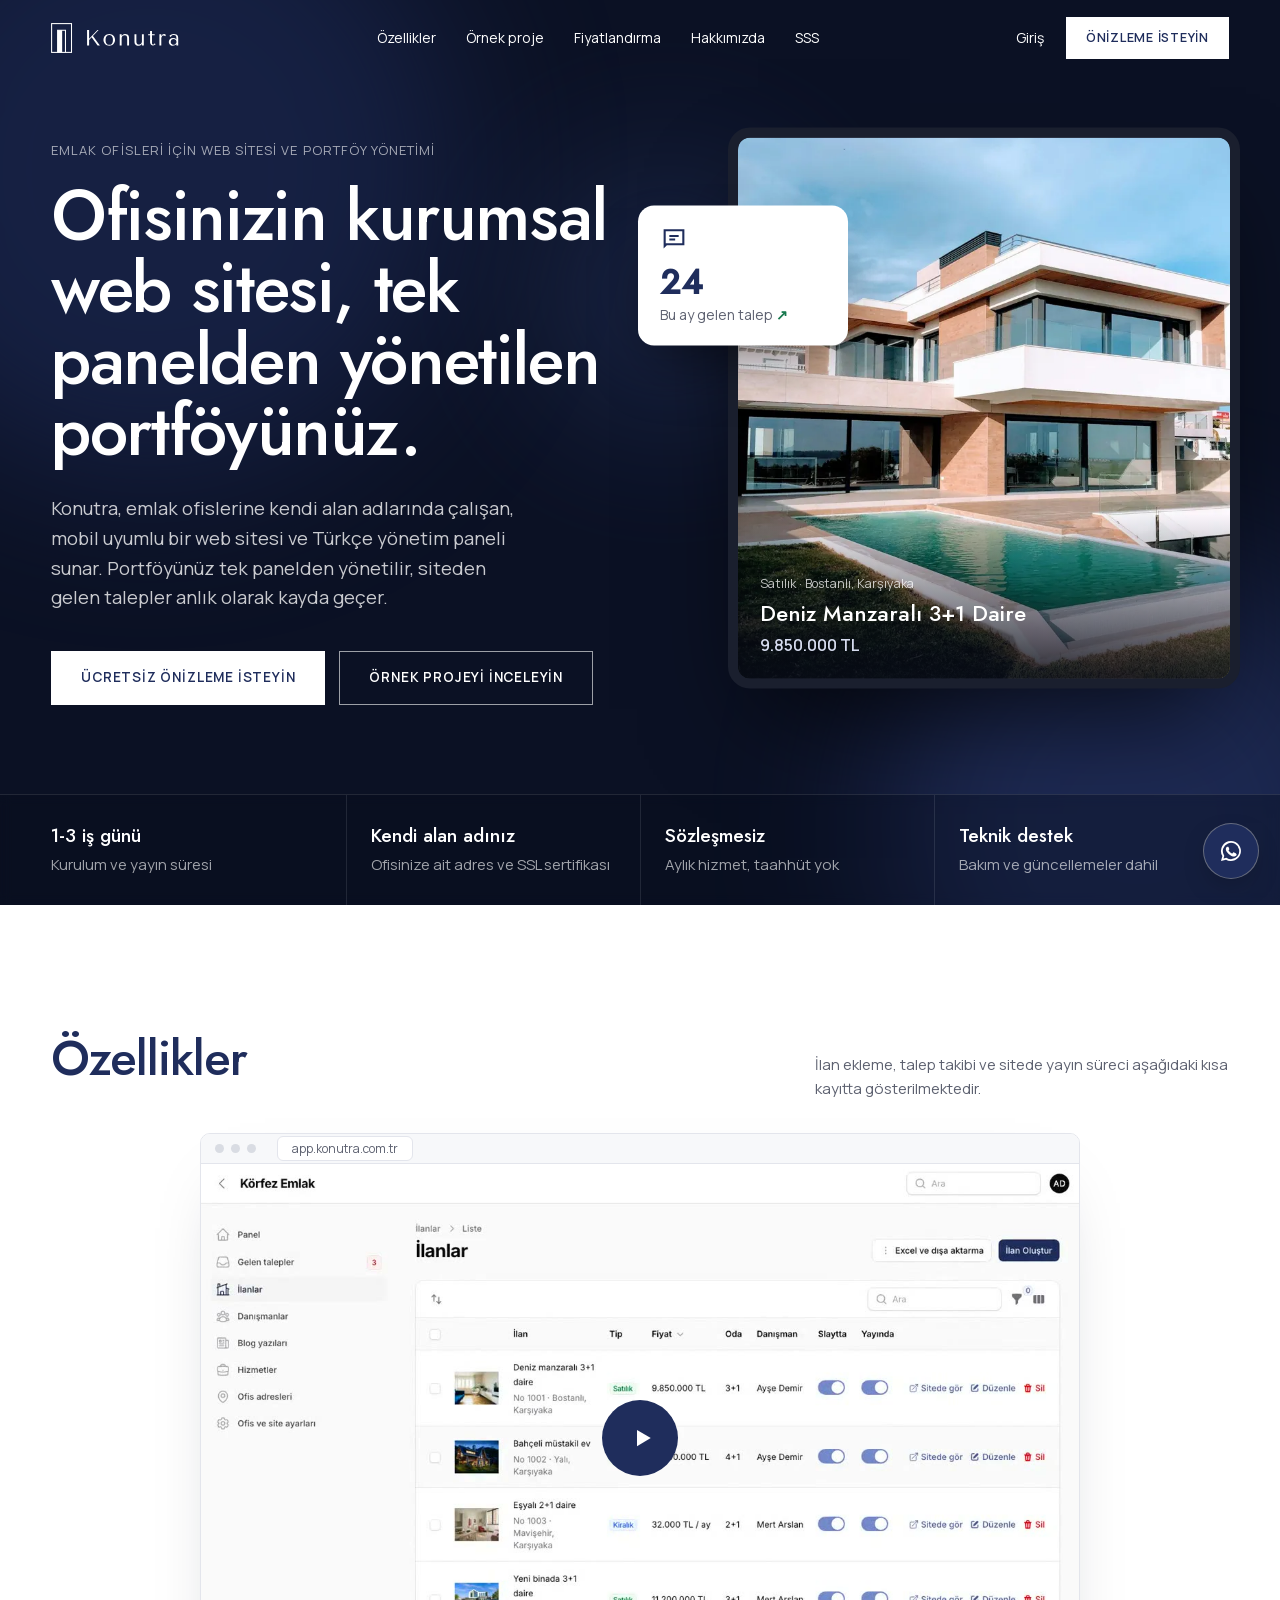
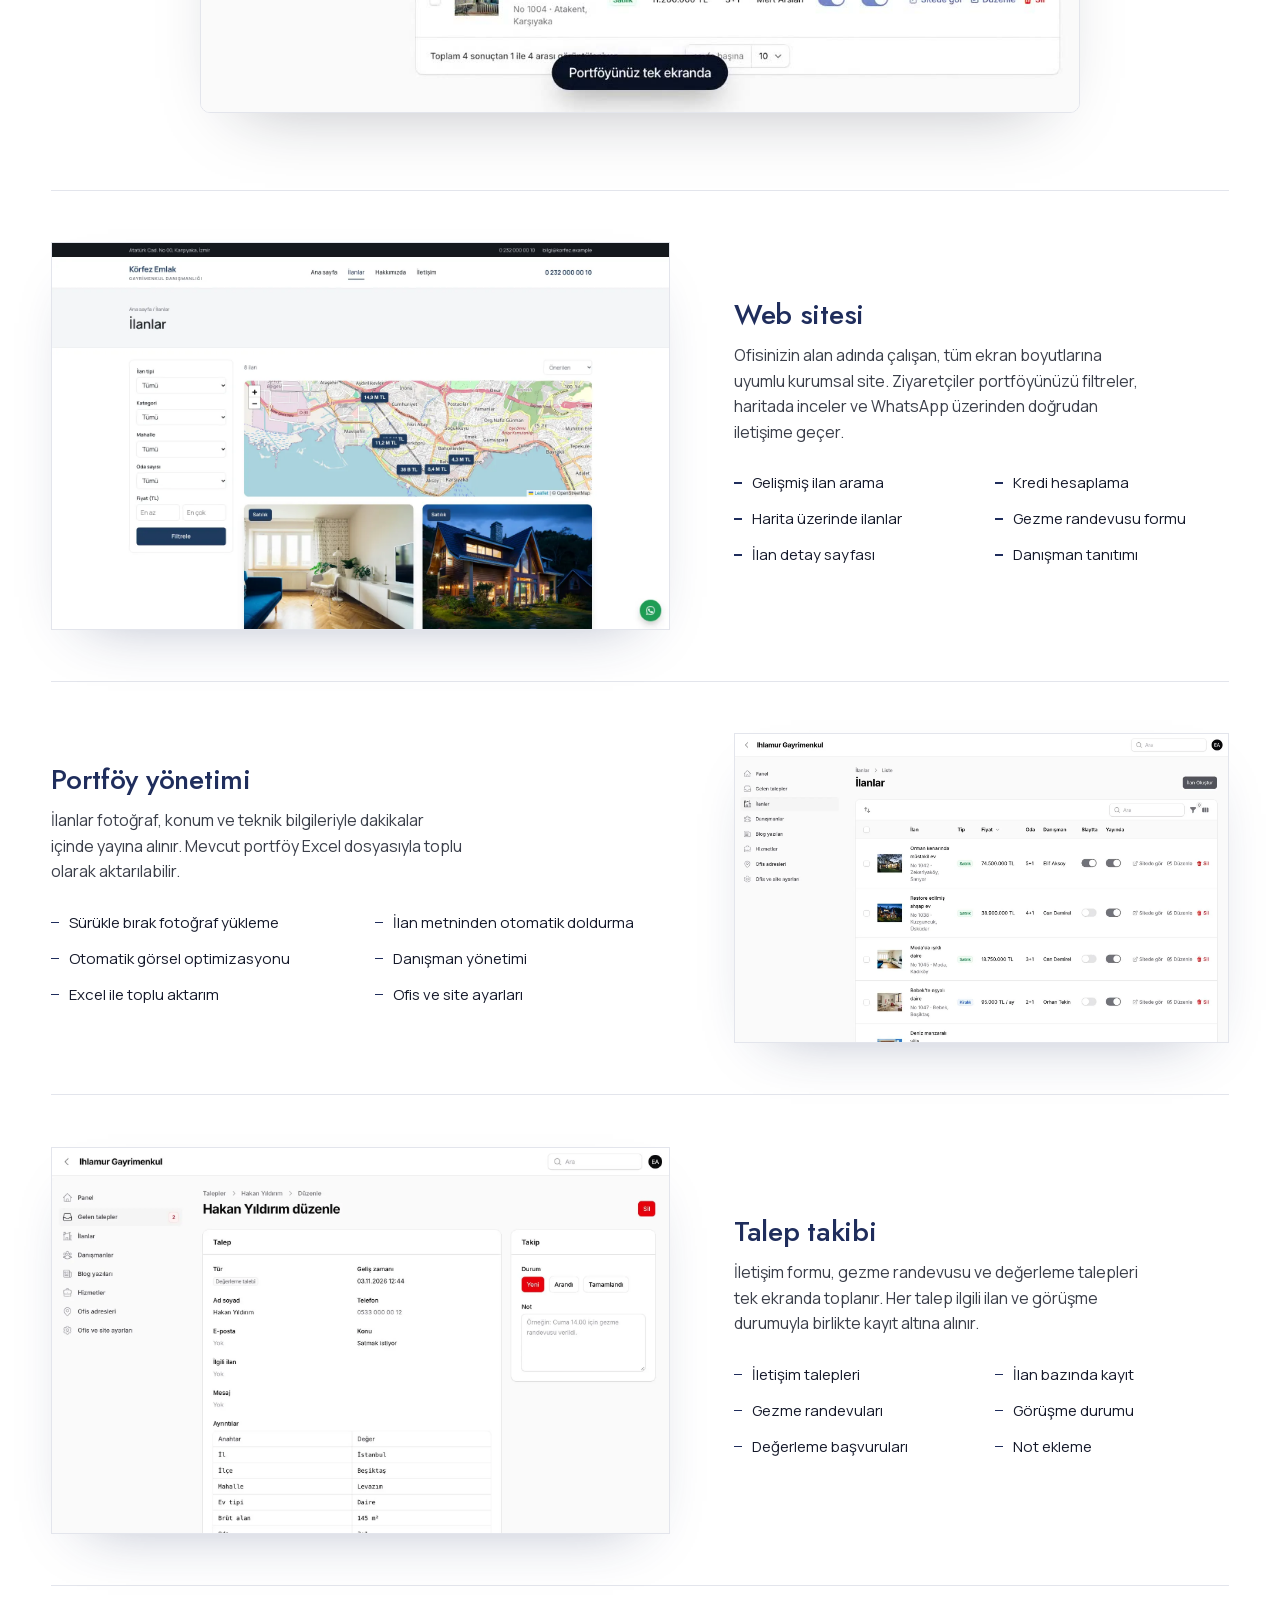
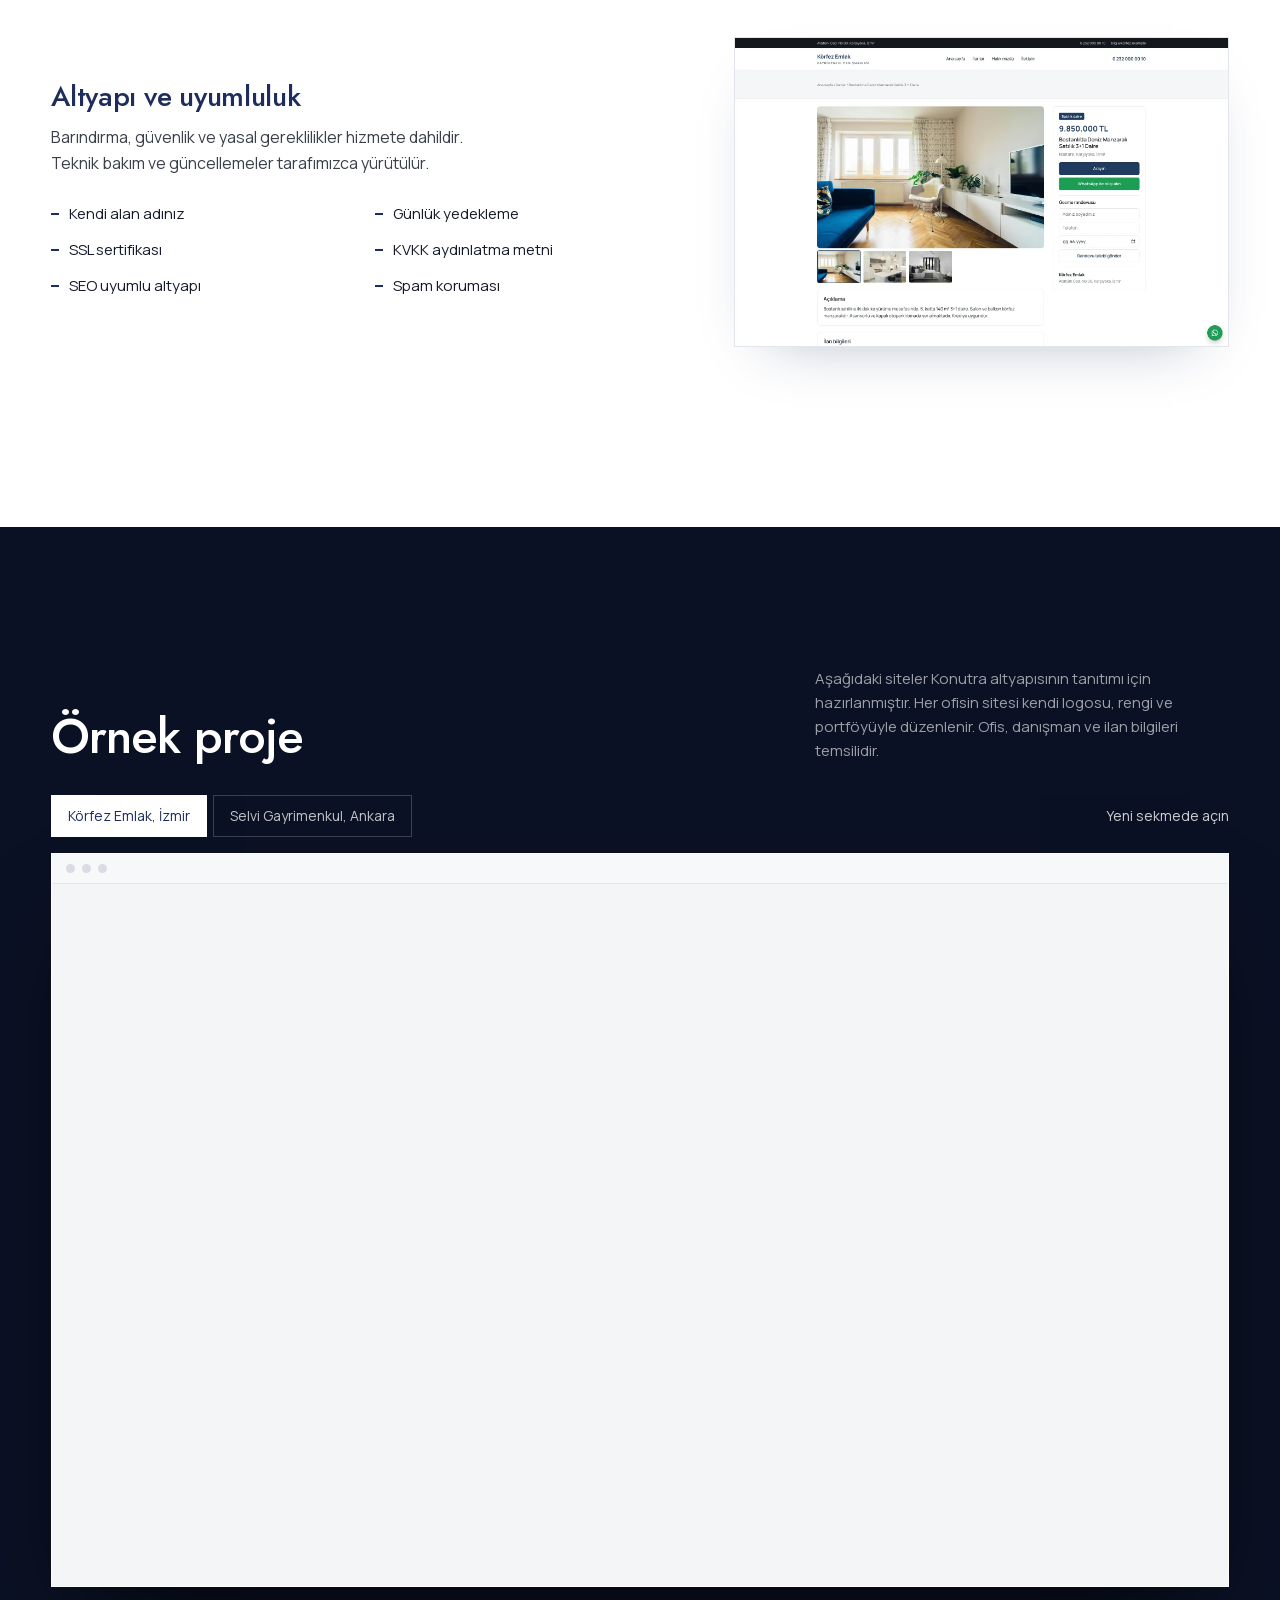
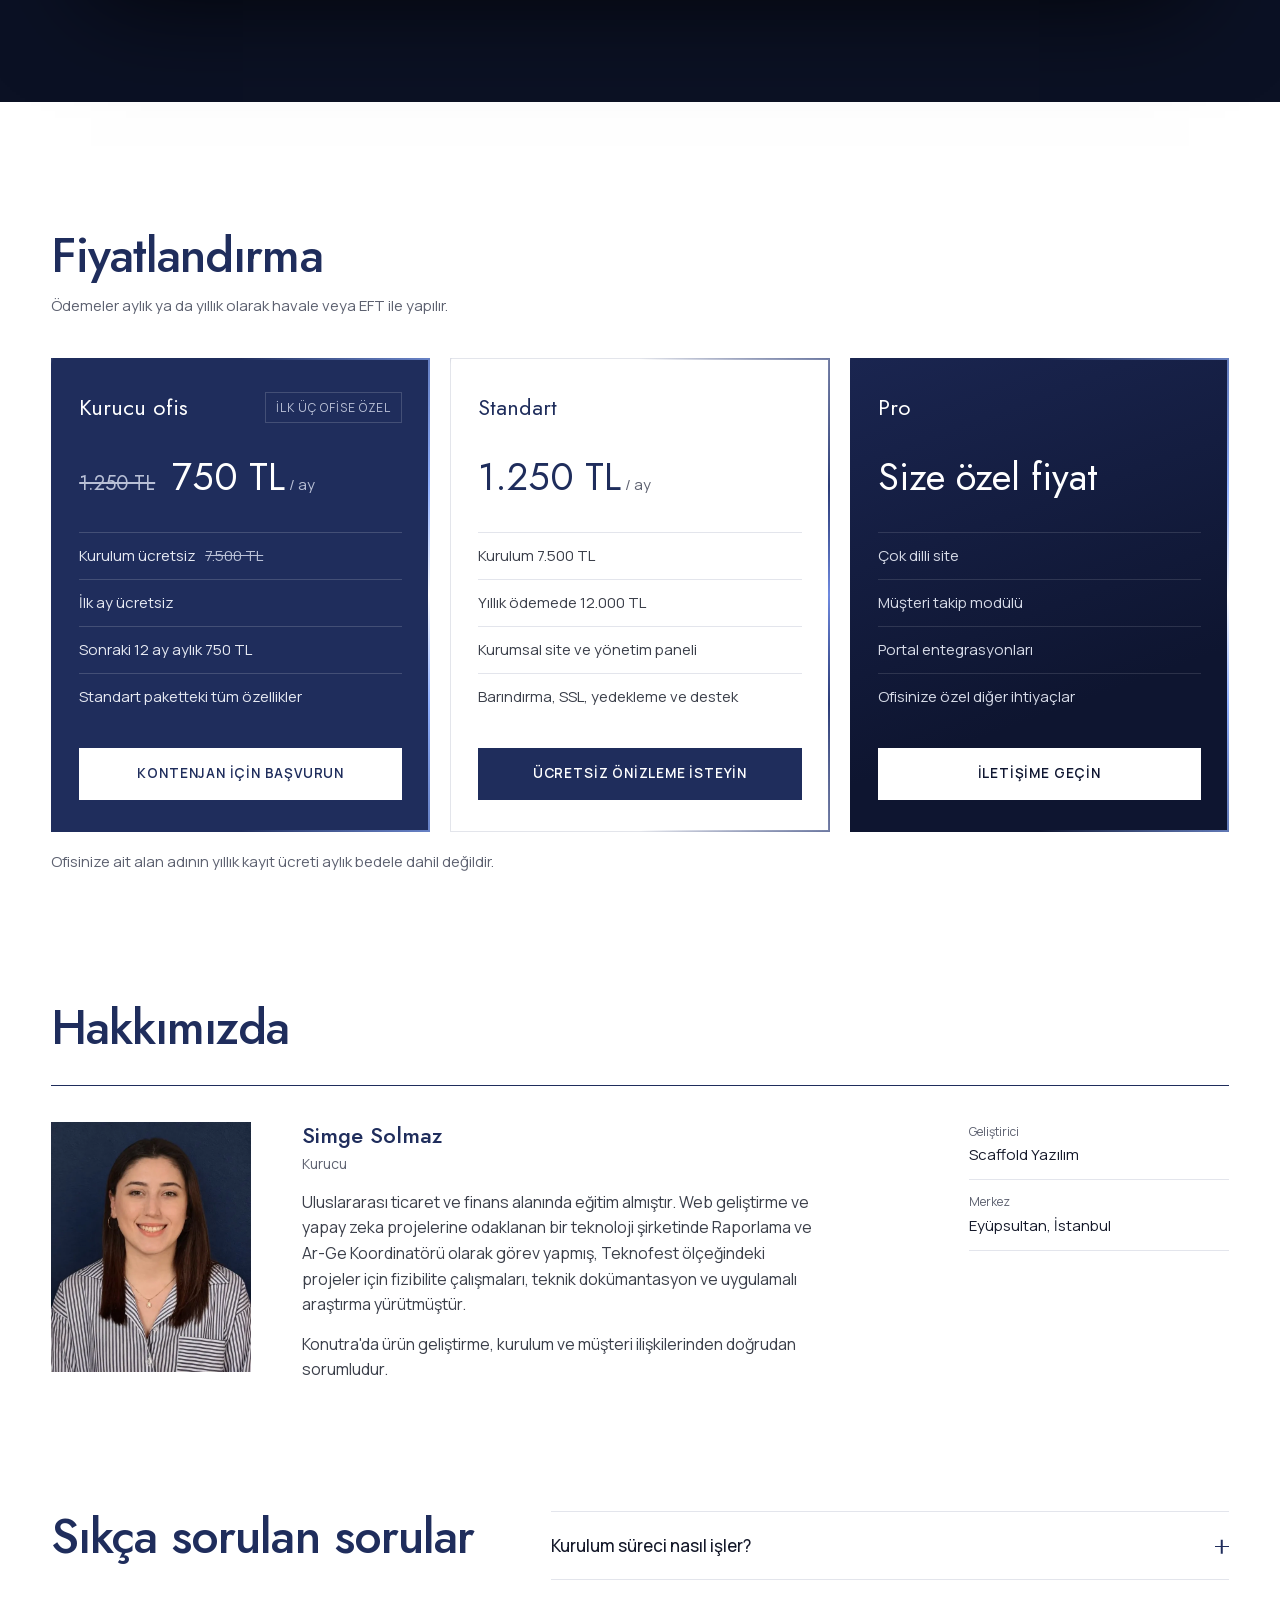
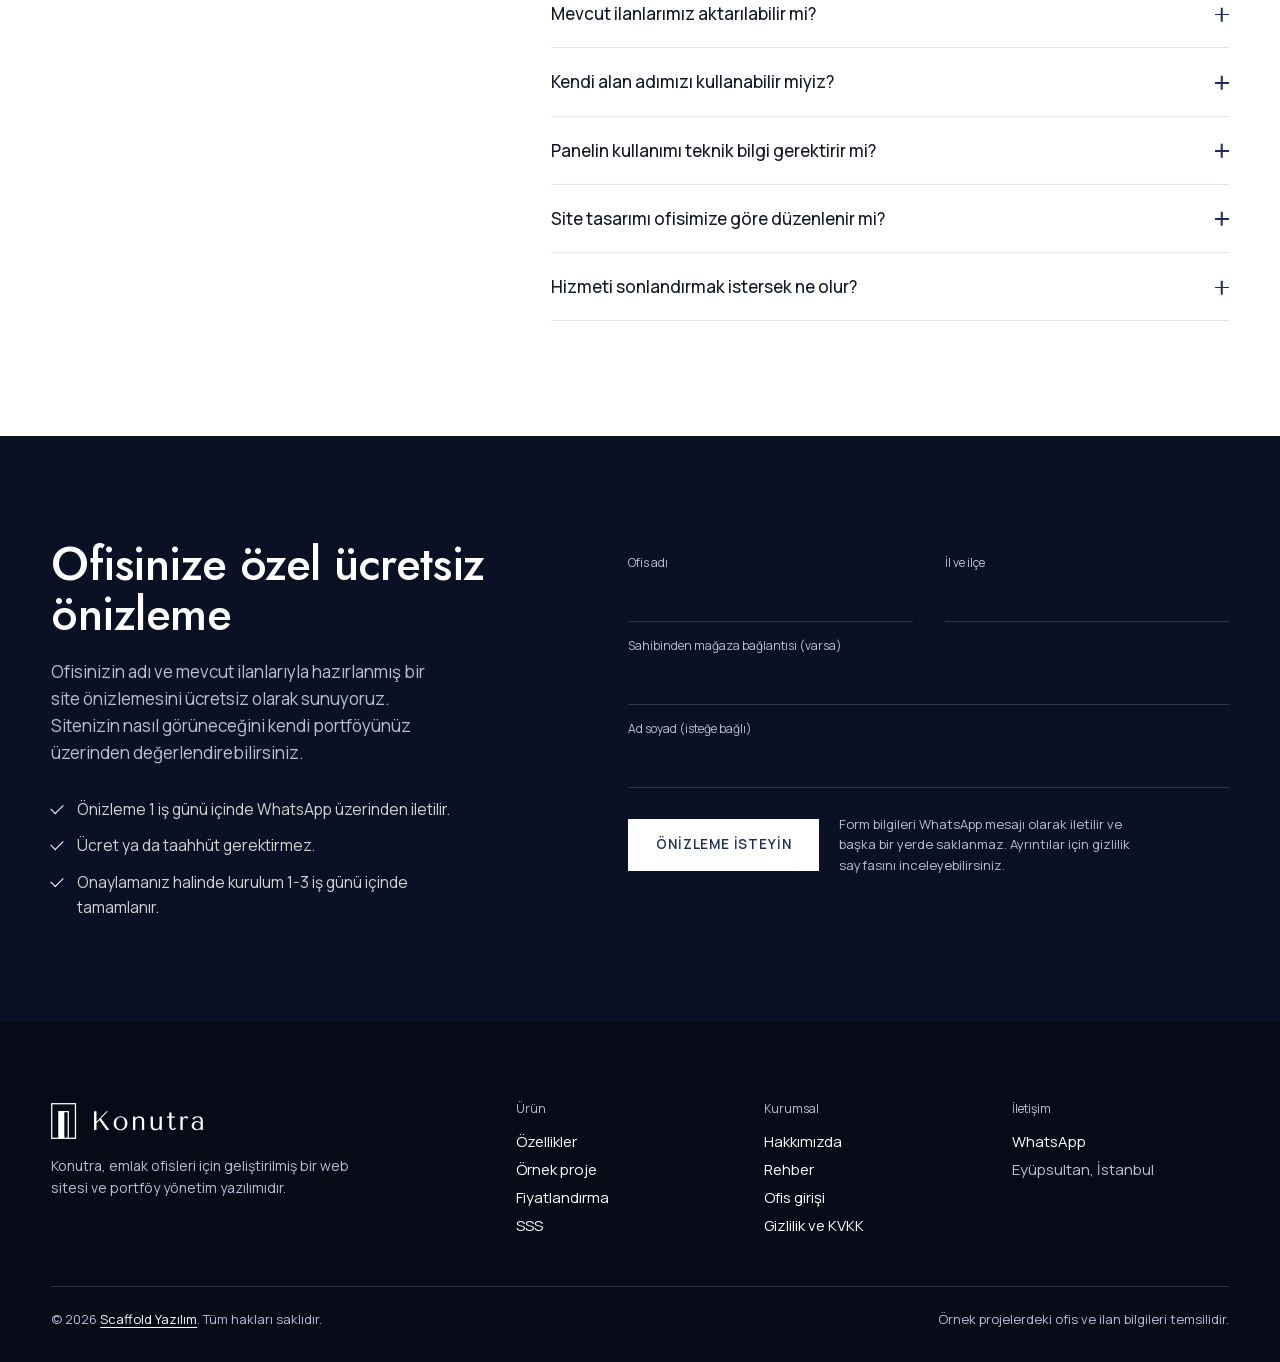
<file: index.html>
<!DOCTYPE html>
<html lang="tr">
<head>
<meta charset="utf-8">
<meta name="viewport" content="width=device-width, initial-scale=1">
<title>Emlak Sitesi ve Portföy Yönetim Yazılımı | Konutra</title>
<meta name="description" content="Emlak ofisleri için kurumsal web sitesi ve Türkçe portföy yönetim paneli. İlan yönetimi, talep takibi ve kredi hesaplama hazır gelir. Kurulum 1-3 iş günü.">
<meta name="robots" content="index, follow, max-image-preview:large">
<link rel="canonical" href="https://konutra.com.tr/">
<link rel="icon" href="/favicon.ico" sizes="48x48">
<link rel="icon" href="/favicon-96.png" type="image/png" sizes="96x96">
<link rel="icon" href="/favicon-192.png" type="image/png" sizes="192x192">
<link rel="icon" href="/favicon.svg" type="image/svg+xml">
<link rel="apple-touch-icon" href="apple-touch-icon.png">
<meta name="theme-color" content="#1F2D5C">
<meta property="og:type" content="website">
<meta property="og:locale" content="tr_TR">
<meta property="og:site_name" content="Konutra">
<meta property="og:url" content="https://konutra.com.tr/">
<meta property="og:title" content="Emlak Sitesi ve Portföy Yönetim Yazılımı | Konutra">
<meta property="og:description" content="Emlak ofisleri için kurumsal web sitesi, Türkçe yönetim paneli ve talep takibi tek pakette.">
<meta property="og:image" content="https://konutra.com.tr/img/og.jpg">
<meta property="og:image:width" content="1200">
<meta property="og:image:height" content="630">
<meta property="og:image:alt" content="Konutra, emlak ofisleri için web sitesi ve portföy yönetimi">
<meta name="twitter:card" content="summary_large_image">
<link rel="preload" href="fonts/manrope-latin.woff2" as="font" type="font/woff2" crossorigin>
<link rel="preload" href="fonts/jost-latin.woff2" as="font" type="font/woff2" crossorigin>
<link rel="preload" href="img/hero-ev.webp" as="image" type="image/webp">
<link rel="stylesheet" href="css/konutra.css?v=202611091445">
<script data-goatcounter="https://konutra.goatcounter.com/count" async src="//gc.zgo.at/count.js"></script>
<script type="application/ld+json">
{"@context":"https://schema.org","@graph":[
{"@type":"Organization","@id":"https://scaffoldtr.dev/#org","name":"Scaffold Yazılım","url":"https://scaffoldtr.dev","address":{"@type":"PostalAddress","addressLocality":"Eyüpsultan","addressRegion":"İstanbul","addressCountry":"TR"}},
{"@type":"Brand","@id":"https://konutra.com.tr/#brand","name":"Konutra","url":"https://konutra.com.tr/","logo":"https://konutra.com.tr/favicon-192.png"},
{"@type":"SoftwareApplication","name":"Konutra","url":"https://konutra.com.tr/","brand":{"@id":"https://konutra.com.tr/#brand"},"publisher":{"@id":"https://scaffoldtr.dev/#org"},"applicationCategory":"BusinessApplication","areaServed":"TR","inLanguage":"tr","operatingSystem":"Web","description":"Konutra, Scaffold Yazılım tarafından geliştirilen, emlak ofisleri için web sitesi ve portföy yönetimi yazılımıdır. Bir gayrimenkul ofisi değildir.","offers":{"@type":"Offer","price":"1250","priceCurrency":"TRY"}},
{"@type": "FAQPage", "mainEntity": [{"@type": "Question", "name": "Kurulum süreci nasıl işler?", "acceptedAnswer": {"@type": "Answer", "text": "Ön görüşmede ofis bilgileri, marka rengi ve mevcut portföy alınır. Site 1-3 iş günü içinde kurulur, ilanlar aktarılır ve panel eğitimi verilerek yayına geçilir."}}, {"@type": "Question", "name": "Mevcut ilanlarımız aktarılabilir mi?", "acceptedAnswer": {"@type": "Answer", "text": "Evet. Sahibinden ve Emlakjet ilanları ile Excel listeleri kurulum sırasında fotoğraflarıyla birlikte aktarılır."}}, {"@type": "Question", "name": "Kendi alan adımızı kullanabilir miyiz?", "acceptedAnswer": {"@type": "Answer", "text": "Evet. Mevcut alan adınız siteye bağlanır. Alan adınız yoksa satın alma sürecinde destek verilir."}}, {"@type": "Question", "name": "Panelin kullanımı teknik bilgi gerektirir mi?", "acceptedAnswer": {"@type": "Answer", "text": "Hayır. Panel Türkçedir ve ilan girişi form doldurma kolaylığındadır. Kurulumdan sonra ofis ekibine kullanım eğitimi verilir."}}, {"@type": "Question", "name": "Site tasarımı ofisimize göre düzenlenir mi?", "acceptedAnswer": {"@type": "Answer", "text": "Logo, marka rengi, tanıtım metinleri ve hizmetler ofisinize göre düzenlenir. Bu içerikler daha sonra panelden güncellenebilir."}}, {"@type": "Question", "name": "Hizmeti sonlandırmak istersek ne olur?", "acceptedAnswer": {"@type": "Answer", "text": "Sözleşme süresi yoktur. Hizmet sonlandırıldığında ilan bilgileri ve fotoğraflar ofise teslim edilir."}}]}
]}
</script>
</head>
<body>

<header class="nav" id="nav">
  <div class="wrap nav-in">
    <a class="logo" href="#"><img class="lg-koyu" src="logo/konutra-logo.svg" alt="Konutra" width="132" height="31"><img class="lg-acik" src="logo/konutra-logo-beyaz.svg" alt="" width="132" height="31"></a>
    <nav class="links" aria-label="Ana menü">
      <a class="ulink" href="#ozellikler">Özellikler</a>
      <a class="ulink" href="#ornek">Örnek proje</a>
      <a class="ulink" href="#fiyatlandirma">Fiyatlandırma</a>
      <a class="ulink" href="#hakkimizda">Hakkımızda</a>
      <a class="ulink" href="#sss">SSS</a>
    </nav>
    <div class="right"><a class="login ulink" href="https://app.konutra.com.tr/panel/login" data-goatcounter-click="tik-ofis-girisi">Giriş</a><a class="btn sm" href="#demo" data-goatcounter-click="tik-menu-demo">Önizleme isteyin</a><button class="menu-btn" id="menuBtn" type="button" aria-expanded="false" aria-controls="mnav">Menü</button></div>
  </div>
</header>
<nav class="mnav" id="mnav" aria-label="Telefon menüsü">
  <a href="#ozellikler">Özellikler</a><a href="#ornek">Örnek proje</a><a href="#fiyatlandirma">Fiyatlandırma</a><a href="#hakkimizda">Hakkımızda</a><a href="#sss">SSS</a><a href="rehber/">Rehber</a><a href="https://app.konutra.com.tr/panel/login">Ofis girişi</a>
  <a class="btn" href="#demo" data-goatcounter-click="tik-mobilmenu-demo">Ücretsiz önizleme isteyin</a>
</nav>

<main>
  <section class="khero">
    <div class="isik" aria-hidden="true"><i></i><i></i><i></i></div>
    <div class="wrap khero-ic">
      <div class="eyebrow">Emlak ofisleri için web sitesi ve portföy yönetimi</div>
      <h1>Ofisinizin kurumsal web sitesi, tek panelden yönetilen portföyünüz.</h1>
      <p class="lead">Konutra, emlak ofislerine kendi alan adlarında çalışan, mobil uyumlu bir web sitesi ve Türkçe yönetim paneli sunar. Portföyünüz tek panelden yönetilir, siteden gelen talepler anlık olarak kayda geçer.</p>
      <div class="acts">
        <a class="btn altin" href="#demo" data-goatcounter-click="tik-giris-demo">Ücretsiz önizleme isteyin</a>
        <a class="btn altin-cizgi" href="#ornek" data-goatcounter-click="tik-giris-ornek">Örnek projeyi inceleyin</a>
      </div>
    </div>
    <div class="trust-kap"><div class="wrap">
      <div class="trust koyu">
      <div><b>1-3 iş günü</b>Kurulum ve yayın süresi</div>
      <div><b>Kendi alan adınız</b>Ofisinize ait adres ve SSL sertifikası</div>
      <div><b>Sözleşmesiz</b>Aylık hizmet, taahhüt yok</div>
      <div><b>Teknik destek</b>Bakım ve güncellemeler dahil</div>
    </div>
    </div></div>
    <div class="vitrin" aria-hidden="true">
      <div class="cihaz"><picture><source srcset="img/hero-ev.webp" type="image/webp"><img src="img/hero-ev.jpg" alt="" width="1100" height="733"></picture>
        <div class="ilan-bilgi"><span>Satılık · Bostanlı, Karşıyaka</span><b>Deniz Manzaralı 3+1 Daire</b><em>9.850.000 TL</em></div></div>
      <div class="sayac"><svg viewBox="0 0 24 24" fill="none" stroke="currentColor" stroke-width="1.8"><path d="M4 4h16v12H5.5L4 17.5z"/><path d="M8 9h8M8 12h5"/></svg><b data-say="24">24</b><span>Bu ay gelen talep <i>↗</i></span></div>
    </div>
  </section>

  <section class="wrap sec" id="ozellikler">
    <div class="sec-row">
      <h2 class="sec-title">Özellikler</h2>
      <p class="sec-note">İlan ekleme, talep takibi ve sitede yayın süreci aşağıdaki kısa kayıtta gösterilmektedir.</p>
    </div>
    <div class="pvideo" data-reveal>
      <div class="browser pv-kap"><div class="bar"><i></i><i></i><i></i><span>app.konutra.com.tr</span></div>
        <video id="pvideo" muted loop playsinline preload="none" poster="img/panel-tanitim.jpg" width="1280" height="800" aria-label="Konutra panelinde ilan ekleme ve talep takibi" data-kucuk="img/panel-tanitim-640.mp4" data-buyuk="img/panel-tanitim-960.mp4"></video>
        <button class="pv-oynat" id="pvOynat" type="button" aria-label="Videoyu oynatın" hidden><svg viewBox="0 0 24 24" fill="currentColor" aria-hidden="true"><path d="M8 5.5v13l11-6.5z"/></svg></button>
      </div>
    </div>
    <div class="fx">
      <div class="fx-img" data-reveal><picture><source srcset="img/site-ilanlar.webp" type="image/webp"><img src="img/site-ilanlar.jpg" width="1600" height="1000" alt="Sitenin ilan listesi ve harita görünümü" loading="lazy"></picture></div>
      <div class="fx-txt" data-reveal><h3>Web sitesi</h3><p>Ofisinizin alan adında çalışan, tüm ekran boyutlarına uyumlu kurumsal site. Ziyaretçiler portföyünüzü filtreler, haritada inceler ve WhatsApp üzerinden doğrudan iletişime geçer.</p>
        <ul><li>Gelişmiş ilan arama</li><li>Harita üzerinde ilanlar</li><li>İlan detay sayfası</li><li>Kredi hesaplama</li><li>Gezme randevusu formu</li><li>Danışman tanıtımı</li></ul></div>
    </div>
    <div class="fx rev">
      <div class="fx-img" data-reveal><picture><source srcset="img/panel-ilanlar.webp" type="image/webp"><img src="img/panel-ilanlar.jpg" width="1800" height="1125" alt="Yönetim panelinde ilan listesi" loading="lazy"></picture></div>
      <div class="fx-txt" data-reveal><h3>Portföy yönetimi</h3><p>İlanlar fotoğraf, konum ve teknik bilgileriyle dakikalar içinde yayına alınır. Mevcut portföy Excel dosyasıyla toplu olarak aktarılabilir.</p>
        <ul><li>Sürükle bırak fotoğraf yükleme</li><li>Otomatik görsel optimizasyonu</li><li>Excel ile toplu aktarım</li><li>İlan metninden otomatik doldurma</li><li>Danışman yönetimi</li><li>Ofis ve site ayarları</li></ul></div>
    </div>
    <div class="fx">
      <div class="fx-img" data-reveal><picture><source srcset="img/panel-talep-detay.webp" type="image/webp"><img src="img/panel-talep-detay.jpg" width="1800" height="1125" alt="Yönetim panelinde talep detayı ve görüşme durumu" loading="lazy"></picture></div>
      <div class="fx-txt" data-reveal><h3>Talep takibi</h3><p>İletişim formu, gezme randevusu ve değerleme talepleri tek ekranda toplanır. Her talep ilgili ilan ve görüşme durumuyla birlikte kayıt altına alınır.</p>
        <ul><li>İletişim talepleri</li><li>Gezme randevuları</li><li>Değerleme başvuruları</li><li>İlan bazında kayıt</li><li>Görüşme durumu</li><li>Not ekleme</li></ul></div>
    </div>
    <div class="fx rev">
      <div class="fx-img" data-reveal><picture><source srcset="img/site-ilan.webp" type="image/webp"><img src="img/site-ilan.jpg" width="1800" height="1125" alt="Sitede ilan detay sayfası" loading="lazy"></picture></div>
      <div class="fx-txt" data-reveal><h3>Altyapı ve uyumluluk</h3><p>Barındırma, güvenlik ve yasal gereklilikler hizmete dahildir. Teknik bakım ve güncellemeler tarafımızca yürütülür.</p>
        <ul><li>Kendi alan adınız</li><li>SSL sertifikası</li><li>SEO uyumlu altyapı</li><li>Günlük yedekleme</li><li>KVKK aydınlatma metni</li><li>Spam koruması</li></ul></div>
    </div>
  </section>

  <section class="gece-bolum" id="ornek"><div class="wrap sec">
    <div class="sec-row">
      <h2 class="sec-title">Örnek proje</h2>
      <p class="sec-note">Aşağıdaki siteler Konutra altyapısının tanıtımı için hazırlanmıştır. Her ofisin sitesi kendi logosu, rengi ve portföyüyle düzenlenir. Ofis, danışman ve ilan bilgileri temsilidir.</p>
    </div>
    <div class="live" data-reveal>
      <div class="switch">
        <div class="tabs" role="tablist" aria-label="Örnek siteler">
          <button class="tab" type="button" role="tab" aria-selected="true" data-src="https://onizleme.konutra.com.tr/demo/ornek-ofis/" data-goatcounter-click="tik-ornek-korfez">Körfez Emlak, İzmir</button>
          <button class="tab" type="button" role="tab" aria-selected="false" data-src="https://onizleme.konutra.com.tr/demo/selvi-gayrimenkul/" data-goatcounter-click="tik-ornek-selvi">Selvi Gayrimenkul, Ankara</button>
        </div>
        <a class="open ulink" id="openNew" data-goatcounter-click="tik-ornek-yenisekme" href="https://onizleme.konutra.com.tr/demo/ornek-ofis/" target="_blank" rel="noopener">Yeni sekmede açın</a>
      </div>
      <div class="browser"><div class="bar"><i></i><i></i><i></i></div><iframe id="live" src="about:blank" data-src="https://onizleme.konutra.com.tr/demo/ornek-ofis/" title="Konutra örnek emlak sitesi" loading="lazy"></iframe></div>
    </div>
  </div></section>

  <section class="wrap sec" id="fiyatlandirma">
    <h2 class="sec-title">Fiyatlandırma</h2>
    <p class="sec-note">Ödemeler aylık ya da yıllık olarak havale veya EFT ile yapılır.</p>
    <div class="paketler" data-reveal>
      <div class="paket one">
        <div class="pk-ust"><span class="pk-ad">Kurucu ofis</span><span class="pk-rozet">İlk üç ofise özel</span></div>
        <div class="pk-fiyat"><s>1.250 TL</s> 750 TL<small>/ ay</small></div>
        <ul>
          <li>Kurulum ücretsiz <s>7.500 TL</s></li>
          <li>İlk ay ücretsiz</li>
          <li>Sonraki 12 ay aylık 750 TL</li>
          <li>Standart paketteki tüm özellikler</li>
        </ul>
        <a class="btn" href="#demo" data-goatcounter-click="tik-paket-kurucu">Kontenjan için başvurun</a>
      </div>
      <div class="paket">
        <div class="pk-ust"><span class="pk-ad">Standart</span></div>
        <div class="pk-fiyat">1.250 TL<small>/ ay</small></div>
        <ul>
          <li>Kurulum 7.500 TL</li>
          <li>Yıllık ödemede 12.000 TL</li>
          <li>Kurumsal site ve yönetim paneli</li>
          <li>Barındırma, SSL, yedekleme ve destek</li>
        </ul>
        <a class="btn" href="#demo" data-goatcounter-click="tik-paket-standart">Ücretsiz önizleme isteyin</a>
      </div>
      <div class="paket pro">
        <div class="pk-ust"><span class="pk-ad">Pro</span></div>
        <div class="pk-fiyat">Size özel fiyat</div>
        <ul>
          <li>Çok dilli site</li>
          <li>Müşteri takip modülü</li>
          <li>Portal entegrasyonları</li>
          <li>Ofisinize özel diğer ihtiyaçlar</li>
        </ul>
        <a class="btn cizgi" href="#iletisim" data-goatcounter-click="tik-paket-ozel">İletişime geçin</a>
      </div>
    </div>
    <p class="pnote">Ofisinize ait alan adının yıllık kayıt ücreti aylık bedele dahil değildir.</p>
  </section>

  <section class="wrap sec" id="hakkimizda">
    <h2 class="sec-title">Hakkımızda</h2>
    <div class="founder" data-reveal>
      <picture><source srcset="img/simge-solmaz.webp" type="image/webp"><img src="img/simge-solmaz.jpg" width="640" height="800" alt="Simge Solmaz" loading="lazy"></picture>
      <div>
        <div class="who"><b>Simge Solmaz</b><span>Kurucu</span></div>
        <p>Uluslararası ticaret ve finans alanında eğitim almıştır. Web geliştirme ve yapay zeka projelerine odaklanan bir teknoloji şirketinde Raporlama ve Ar-Ge Koordinatörü olarak görev yapmış, Teknofest ölçeğindeki projeler için fizibilite çalışmaları, teknik dokümantasyon ve uygulamalı araştırma yürütmüştür.</p>
        <p>Konutra'da ürün geliştirme, kurulum ve müşteri ilişkilerinden doğrudan sorumludur.</p>
      </div>
      <dl class="facts">
        <div><dt>Geliştirici</dt><dd><a class="ulink" href="https://scaffoldtr.dev" target="_blank" rel="noopener">Scaffold Yazılım</a></dd></div>
        <div><dt>Merkez</dt><dd>Eyüpsultan, İstanbul</dd></div>
      </dl>
    </div>
  </section>

  <section class="wrap sec split" id="sss">
    <div><h2 class="sec-title">Sıkça sorulan sorular</h2></div>
    <div class="faq">
      <details><summary><span>Kurulum süreci nasıl işler?</span><i aria-hidden="true"></i></summary><p>Ön görüşmede ofis bilgileri, marka rengi ve mevcut portföy alınır. Site 1-3 iş günü içinde kurulur, ilanlar aktarılır ve panel eğitimi verilerek yayına geçilir.</p></details>
      <details><summary><span>Mevcut ilanlarımız aktarılabilir mi?</span><i aria-hidden="true"></i></summary><p>Evet. Sahibinden ve Emlakjet ilanları ile Excel listeleri kurulum sırasında fotoğraflarıyla birlikte aktarılır.</p></details>
      <details><summary><span>Kendi alan adımızı kullanabilir miyiz?</span><i aria-hidden="true"></i></summary><p>Evet. Mevcut alan adınız siteye bağlanır. Alan adınız yoksa satın alma sürecinde destek verilir.</p></details>
      <details><summary><span>Panelin kullanımı teknik bilgi gerektirir mi?</span><i aria-hidden="true"></i></summary><p>Hayır. Panel Türkçedir ve ilan girişi form doldurma kolaylığındadır. Kurulumdan sonra ofis ekibine kullanım eğitimi verilir.</p></details>
      <details><summary><span>Site tasarımı ofisimize göre düzenlenir mi?</span><i aria-hidden="true"></i></summary><p>Logo, marka rengi, tanıtım metinleri ve hizmetler ofisinize göre düzenlenir. Bu içerikler daha sonra panelden güncellenebilir.</p></details>
      <details><summary><span>Hizmeti sonlandırmak istersek ne olur?</span><i aria-hidden="true"></i></summary><p>Sözleşme süresi yoktur. Hizmet sonlandırıldığında ilan bilgileri ve fotoğraflar ofise teslim edilir.</p></details>
    </div>
  </section>

  <section class="dark" id="demo">
    <div class="wrap cta">
      <div>
        <h2>Ofisinize özel ücretsiz önizleme</h2>
        <p class="sub">Ofisinizin adı ve mevcut ilanlarıyla hazırlanmış bir site önizlemesini ücretsiz olarak sunuyoruz. Sitenizin nasıl görüneceğini kendi portföyünüz üzerinden değerlendirebilirsiniz.</p>
        <ul class="oniz-liste">
          <li>Önizleme 1 iş günü içinde WhatsApp üzerinden iletilir.</li>
          <li>Ücret ya da taahhüt gerektirmez.</li>
          <li>Onaylamanız halinde kurulum 1-3 iş günü içinde tamamlanır.</li>
        </ul>
      </div>
      <form class="form" id="form" novalidate>
        <div class="f"><label for="ofis">Ofis adı</label><input id="ofis" name="ofis" required autocomplete="organization"></div>
        <div class="f"><label for="ilce">İl ve ilçe</label><input id="ilce" name="ilce" required autocomplete="address-level2"></div>
        <div class="f full"><label for="link">Sahibinden mağaza bağlantısı (varsa)</label><input id="link" name="link" inputmode="url"></div>
        <div class="f full"><label for="ad">Ad soyad (isteğe bağlı)</label><input id="ad" name="ad" autocomplete="name"></div>
        <div class="send"><button class="btn" type="submit">Önizleme isteyin</button><span class="hint">Form bilgileri WhatsApp mesajı olarak iletilir ve başka bir yerde saklanmaz. Ayrıntılar için <a class="ulink" href="gizlilik.html">gizlilik</a> sayfasını inceleyebilirsiniz.</span></div>
      </form>
    </div>
  </section>
</main>

<footer class="footer">
  <div class="wrap">
    <div class="cols">
      <div><a class="logo" href="#"><img src="logo/konutra-logo-beyaz.svg" alt="Konutra" width="160" height="37"></a><p>Konutra, emlak ofisleri için geliştirilmiş bir web sitesi ve portföy yönetim yazılımıdır.</p></div>
      <div><div class="h">Ürün</div><a href="#ozellikler">Özellikler</a><a href="#ornek">Örnek proje</a><a href="#fiyatlandirma">Fiyatlandırma</a><a href="#sss">SSS</a></div>
      <div><div class="h">Kurumsal</div><a href="#hakkimizda">Hakkımızda</a><a href="rehber/">Rehber</a><a href="https://app.konutra.com.tr/panel/login">Ofis girişi</a><a href="gizlilik.html">Gizlilik ve KVKK</a></div>
      <div><div class="h">İletişim</div><span id="iletisim"></span><span class="addr">Eyüpsultan, İstanbul</span></div>
    </div>
    <div class="bottom"><span>© <span id="yil"></span> <a href="https://scaffoldtr.dev" target="_blank" rel="noopener">Scaffold Yazılım</a>. Tüm hakları saklıdır.</span><span>Örnek projelerdeki ofis ve ilan bilgileri temsilidir.</span></div>
  </div>
</footer>

<a class="wa" id="wa" href="#" data-goatcounter-click="tik-whatsapp-sabit" target="_blank" rel="noopener" aria-label="WhatsApp ile iletişime geçin"><svg viewBox="0 0 24 24" fill="currentColor" aria-hidden="true"><path d="M12 2a10 10 0 0 0-8.6 15.1L2 22l5-1.3A10 10 0 1 0 12 2Zm0 18.2a8.2 8.2 0 0 1-4.2-1.2l-.3-.2-3 .8.8-2.9-.2-.3A8.2 8.2 0 1 1 12 20.2Zm4.5-6.1c-.2-.1-1.5-.7-1.7-.8-.2-.1-.4-.1-.6.1l-.8 1c-.1.2-.3.2-.5.1a6.7 6.7 0 0 1-3.3-2.9c-.2-.4.2-.4.7-1.3.1-.2 0-.3 0-.4l-.8-1.8c-.2-.5-.4-.4-.6-.4h-.5a1 1 0 0 0-.7.3 3 3 0 0 0-.9 2.2 5.2 5.2 0 0 0 1.1 2.7 11.8 11.8 0 0 0 4.5 4c1.7.7 2.3.8 3.2.6.5-.1 1.5-.6 1.8-1.2.2-.6.2-1.1.1-1.2l-.5-.3Z"/></svg></a>

<script src="js/konutra.js?v=202611071427"></script>
</body>
</html>
</file>
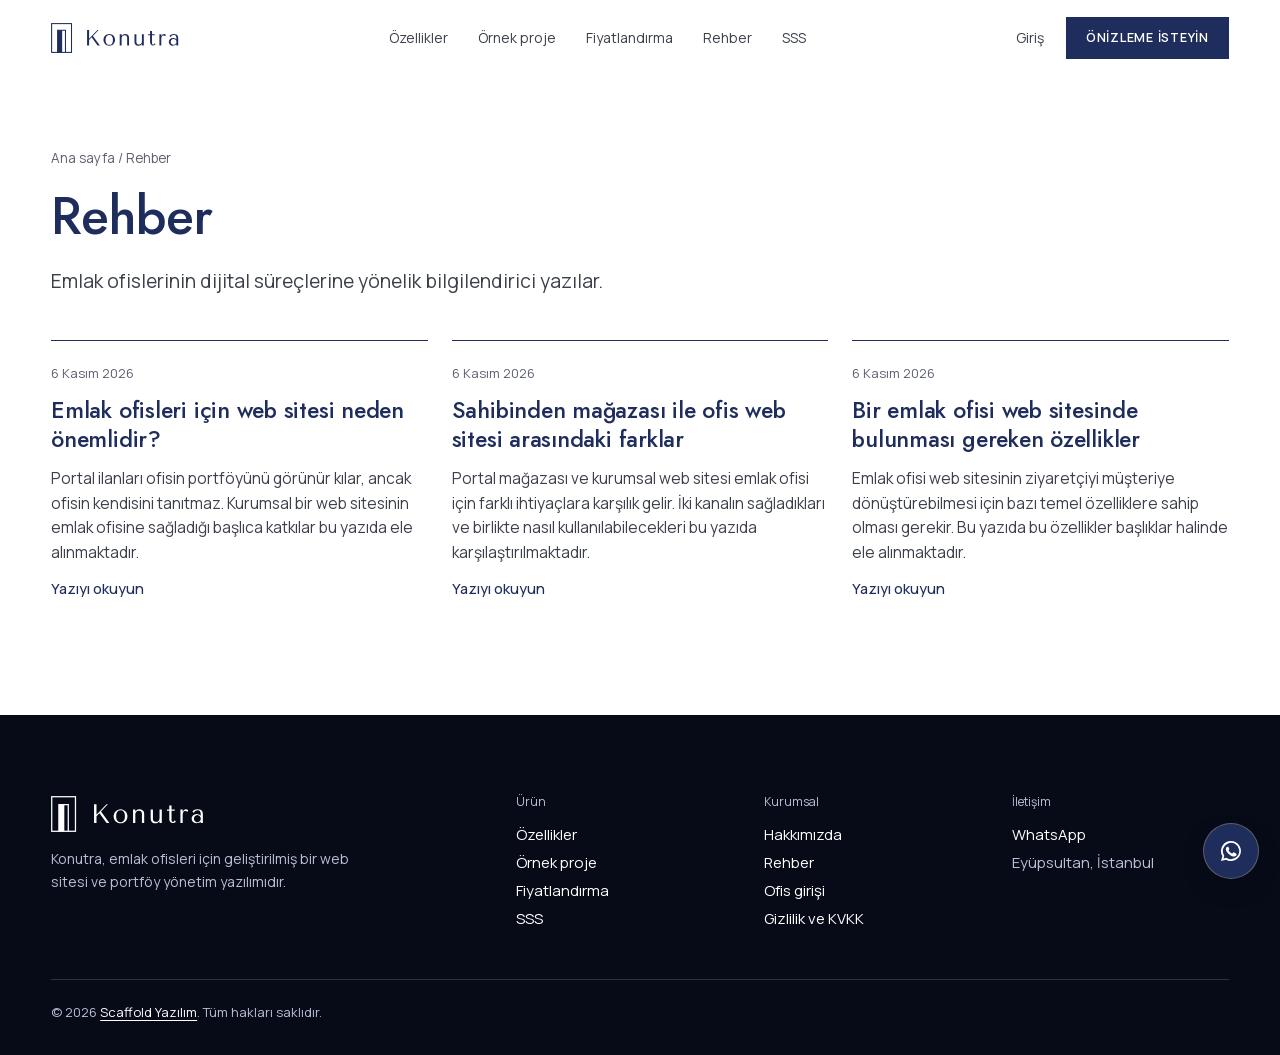
<file: rehber/index.html>
<!DOCTYPE html>
<html lang="tr">
<head>
<meta charset="utf-8">
<meta name="viewport" content="width=device-width, initial-scale=1">
<title>Emlak ofisleri için rehber | Konutra</title>
<meta name="description" content="Emlak ofislerinin web sitesi, portföy yönetimi ve dijital süreçlerine yönelik bilgilendirici yazılar.">
<meta name="robots" content="index, follow, max-image-preview:large">
<link rel="canonical" href="https://konutra.com.tr/rehber/">
<link rel="icon" href="/favicon.ico" sizes="48x48">
<link rel="icon" href="/favicon-96.png" type="image/png" sizes="96x96">
<link rel="icon" href="/favicon-192.png" type="image/png" sizes="192x192">
<link rel="icon" href="/favicon.svg" type="image/svg+xml">
<link rel="apple-touch-icon" href="../apple-touch-icon.png">
<meta name="theme-color" content="#1F2D5C">
<meta property="og:type" content="article">
<meta property="og:locale" content="tr_TR">
<meta property="og:site_name" content="Konutra">
<meta property="og:url" content="https://konutra.com.tr/rehber/">
<meta property="og:title" content="Emlak ofisleri için rehber">
<meta property="og:description" content="Emlak ofislerinin web sitesi, portföy yönetimi ve dijital süreçlerine yönelik bilgilendirici yazılar.">
<meta property="og:image" content="https://konutra.com.tr/img/og.jpg">
<meta name="twitter:card" content="summary_large_image">
<link rel="preload" href="../fonts/manrope-latin.woff2" as="font" type="font/woff2" crossorigin>
<link rel="preload" href="../fonts/jost-latin.woff2" as="font" type="font/woff2" crossorigin>
<link rel="stylesheet" href="../css/konutra.css?v=202611071427">
<script data-goatcounter="https://konutra.goatcounter.com/count" async src="//gc.zgo.at/count.js"></script>
<script type="application/ld+json">{"@context": "https://schema.org", "@type": "CollectionPage", "name": "Konutra Rehber", "url": "https://konutra.com.tr/rehber/", "inLanguage": "tr"}</script>
</head>
<body class="rehber-sayfa">
<header class="nav scrolled" id="nav">
  <div class="wrap nav-in">
    <a class="logo" href="../"><img class="lg-koyu" src="../logo/konutra-logo.svg" alt="Konutra" width="132" height="31"><img class="lg-acik" src="../logo/konutra-logo-beyaz.svg" alt="" width="132" height="31"></a>
    <nav class="links" aria-label="Ana menü">
      <a class="ulink" href="../#ozellikler">Özellikler</a>
      <a class="ulink" href="../#ornek">Örnek proje</a>
      <a class="ulink" href="../#fiyatlandirma">Fiyatlandırma</a>
      <a class="ulink" href="./">Rehber</a>
      <a class="ulink" href="../#sss">SSS</a>
    </nav>
    <div class="right"><a class="login ulink" href="https://app.konutra.com.tr/panel/login">Giriş</a><a class="btn sm" href="../#demo" data-goatcounter-click="tik-rehber-menu-demo">Önizleme isteyin</a><button class="menu-btn" id="menuBtn" type="button" aria-expanded="false" aria-controls="mnav">Menü</button></div>
  </div>
</header>
<nav class="mnav" id="mnav" aria-label="Telefon menüsü">
  <a href="../#ozellikler">Özellikler</a><a href="../#ornek">Örnek proje</a><a href="../#fiyatlandirma">Fiyatlandırma</a><a href="./">Rehber</a><a href="../#sss">SSS</a><a href="https://app.konutra.com.tr/panel/login">Ofis girişi</a>
  <a class="btn" href="../#demo">Ücretsiz önizleme isteyin</a>
</nav>
<main>
<section class="wrap yazi-liste">
  <nav class="kirinti" aria-label="Konum"><a href="../">Ana sayfa</a> / Rehber</nav>
  <h1>Rehber</h1>
  <p class="yazi-ozet">Emlak ofislerinin dijital süreçlerine yönelik bilgilendirici yazılar.</p>
  <div class="rehber-grid"><a class="rehber-kart" href="emlak-ofisi-web-sitesi.html"><time datetime="2026-11-06">6 Kasım 2026</time><h2>Emlak ofisleri için web sitesi neden önemlidir?</h2><p>Portal ilanları ofisin portföyünü görünür kılar, ancak ofisin kendisini tanıtmaz. Kurumsal bir web sitesinin emlak ofisine sağladığı başlıca katkılar bu yazıda ele alınmaktadır.</p><span class="ulink">Yazıyı okuyun</span></a><a class="rehber-kart" href="sahibinden-magazasi-ve-web-sitesi.html"><time datetime="2026-11-06">6 Kasım 2026</time><h2>Sahibinden mağazası ile ofis web sitesi arasındaki farklar</h2><p>Portal mağazası ve kurumsal web sitesi emlak ofisi için farklı ihtiyaçlara karşılık gelir. İki kanalın sağladıkları ve birlikte nasıl kullanılabilecekleri bu yazıda karşılaştırılmaktadır.</p><span class="ulink">Yazıyı okuyun</span></a><a class="rehber-kart" href="emlak-sitesi-ozellikleri.html"><time datetime="2026-11-06">6 Kasım 2026</time><h2>Bir emlak ofisi web sitesinde bulunması gereken özellikler</h2><p>Emlak ofisi web sitesinin ziyaretçiyi müşteriye dönüştürebilmesi için bazı temel özelliklere sahip olması gerekir. Bu yazıda bu özellikler başlıklar halinde ele alınmaktadır.</p><span class="ulink">Yazıyı okuyun</span></a></div>
</section>
</main>
<footer class="footer">
  <div class="wrap">
    <div class="cols">
      <div><a class="logo" href="../"><img src="../logo/konutra-logo-beyaz.svg" alt="Konutra" width="160" height="37"></a><p>Konutra, emlak ofisleri için geliştirilmiş bir web sitesi ve portföy yönetim yazılımıdır.</p></div>
      <div><div class="h">Ürün</div><a href="../#ozellikler">Özellikler</a><a href="../#ornek">Örnek proje</a><a href="../#fiyatlandirma">Fiyatlandırma</a><a href="../#sss">SSS</a></div>
      <div><div class="h">Kurumsal</div><a href="../#hakkimizda">Hakkımızda</a><a href="./">Rehber</a><a href="https://app.konutra.com.tr/panel/login">Ofis girişi</a><a href="../gizlilik.html">Gizlilik ve KVKK</a></div>
      <div><div class="h">İletişim</div><span id="iletisim"></span><span class="addr">Eyüpsultan, İstanbul</span></div>
    </div>
    <div class="bottom"><span>© <span id="yil"></span> <a href="https://scaffoldtr.dev" target="_blank" rel="noopener">Scaffold Yazılım</a>. Tüm hakları saklıdır.</span></div>
  </div>
</footer>
<a class="wa" id="wa" href="#" target="_blank" rel="noopener" aria-label="WhatsApp ile iletişime geçin" data-goatcounter-click="tik-whatsapp-sabit"><svg viewBox="0 0 24 24" fill="currentColor" aria-hidden="true"><path d="M12 2a10 10 0 0 0-8.6 15.1L2 22l5-1.3A10 10 0 1 0 12 2Zm0 18.2a8.2 8.2 0 0 1-4.2-1.2l-.3-.2-3 .8.8-2.9-.2-.3A8.2 8.2 0 1 1 12 20.2Zm4.5-6.1c-.2-.1-1.5-.7-1.7-.8-.2-.1-.4-.1-.6.1l-.8 1c-.1.2-.3.2-.5.1a6.7 6.7 0 0 1-3.3-2.9c-.2-.4.2-.4.7-1.3.1-.2 0-.3 0-.4l-.8-1.8c-.2-.5-.4-.4-.6-.4h-.5a1 1 0 0 0-.7.3 3 3 0 0 0-.9 2.2 5.2 5.2 0 0 0 1.1 2.7 11.8 11.8 0 0 0 4.5 4c1.7.7 2.3.8 3.2.6.5-.1 1.5-.6 1.8-1.2.2-.6.2-1.1.1-1.2l-.5-.3Z"/></svg></a>
<script src="../js/konutra.js?v=202611071427"></script>
</body>
</html>
</file>
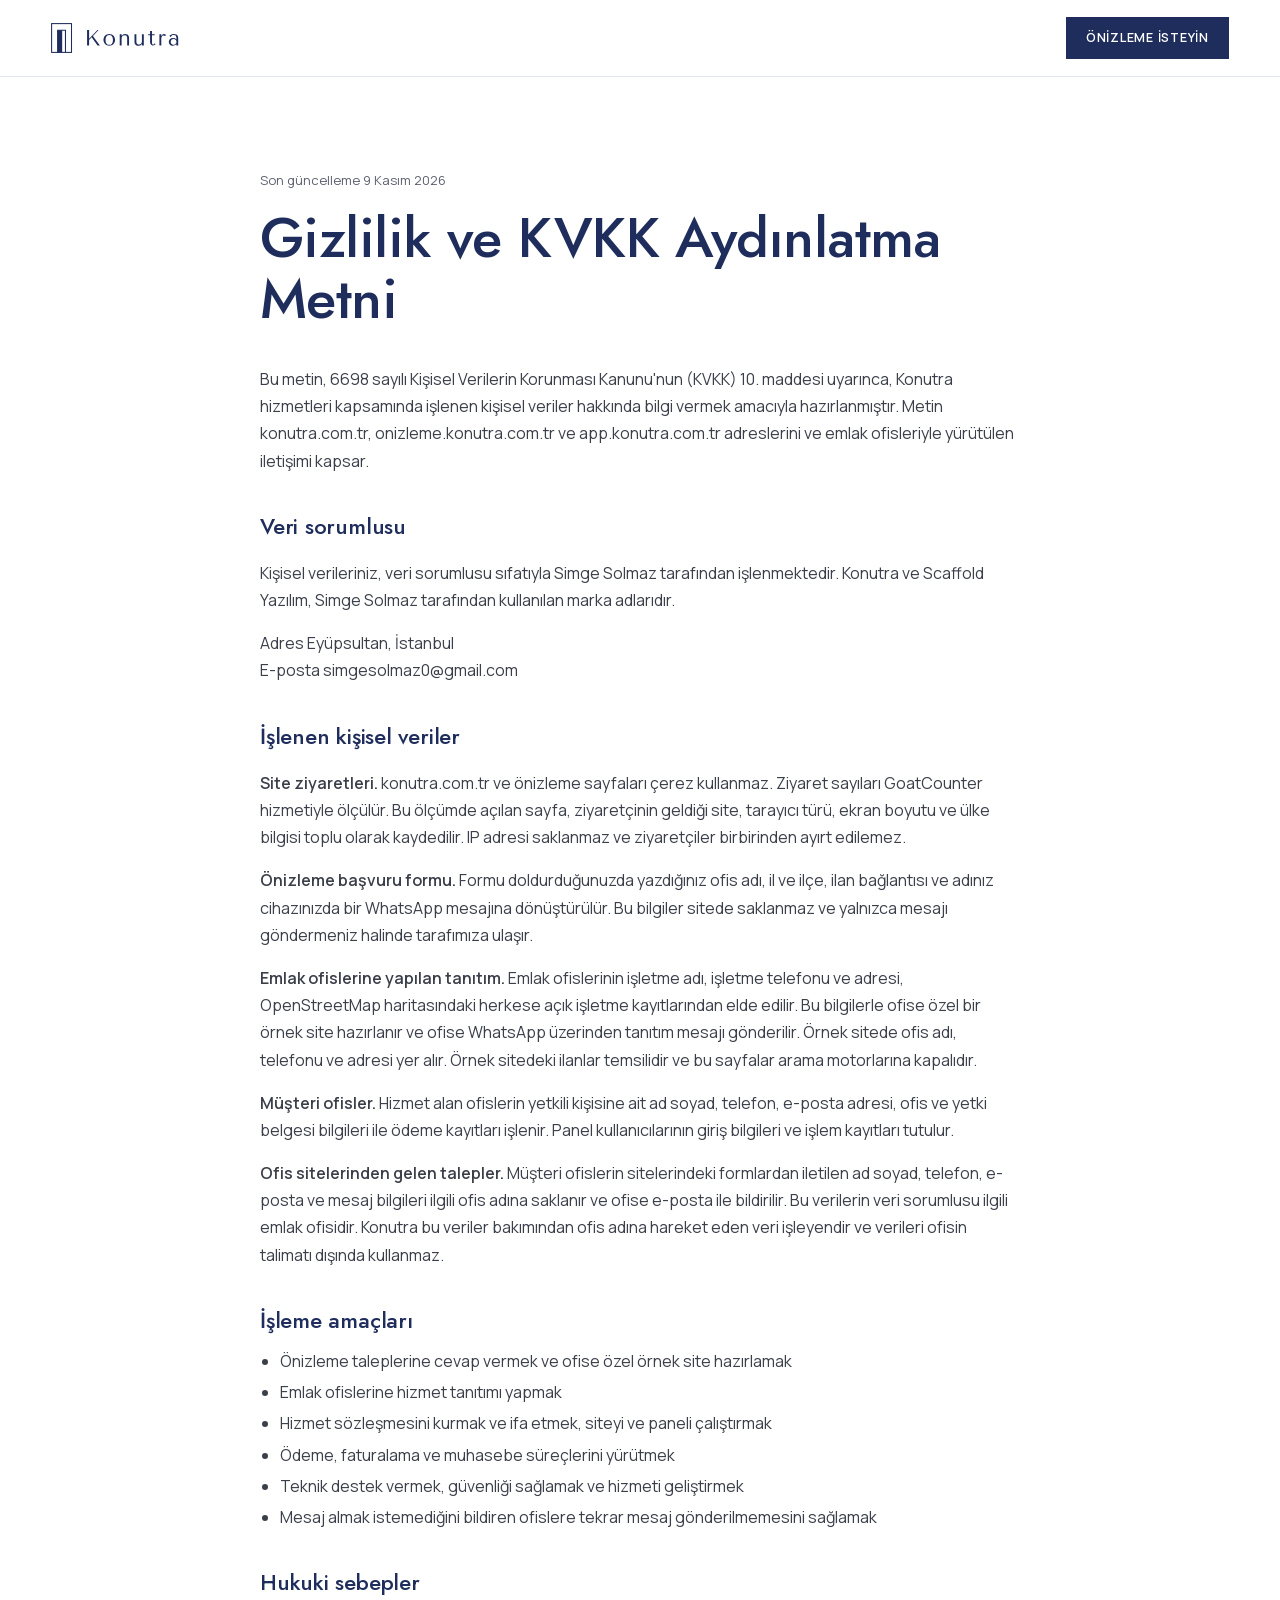
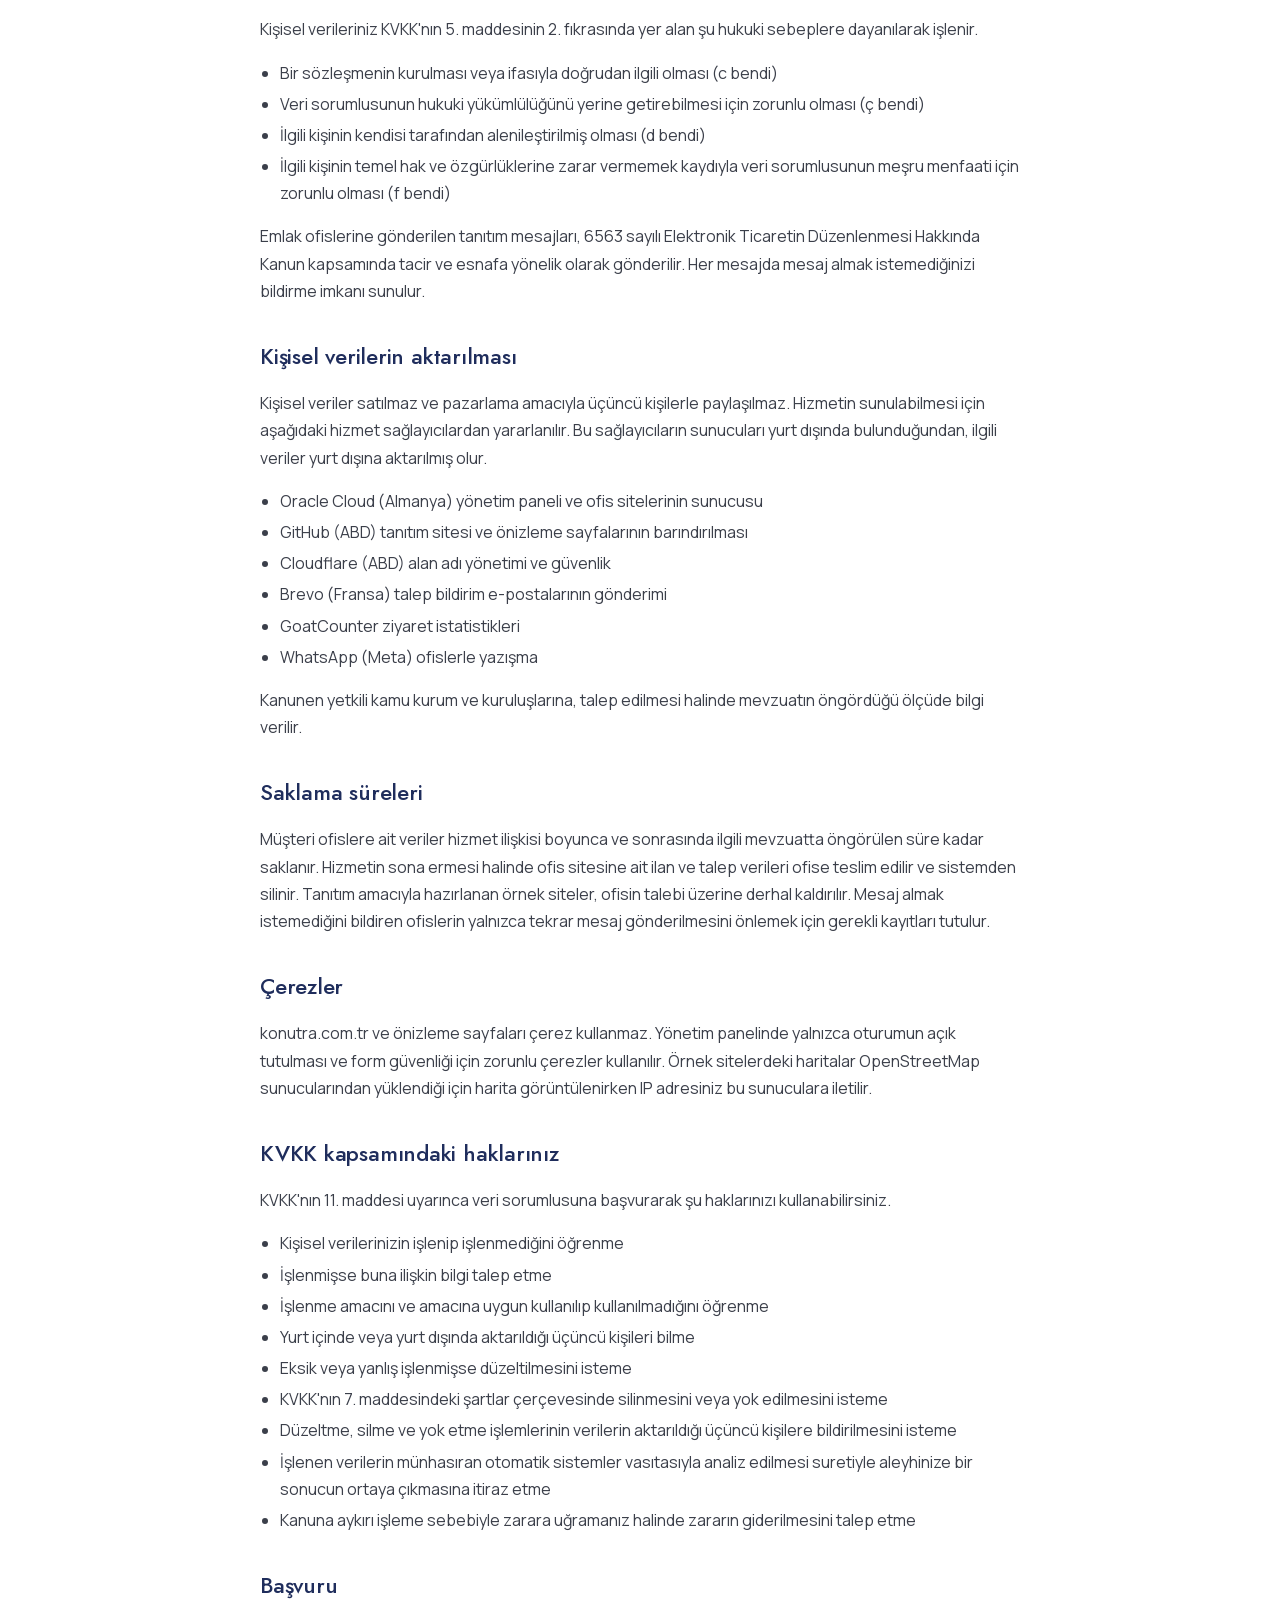
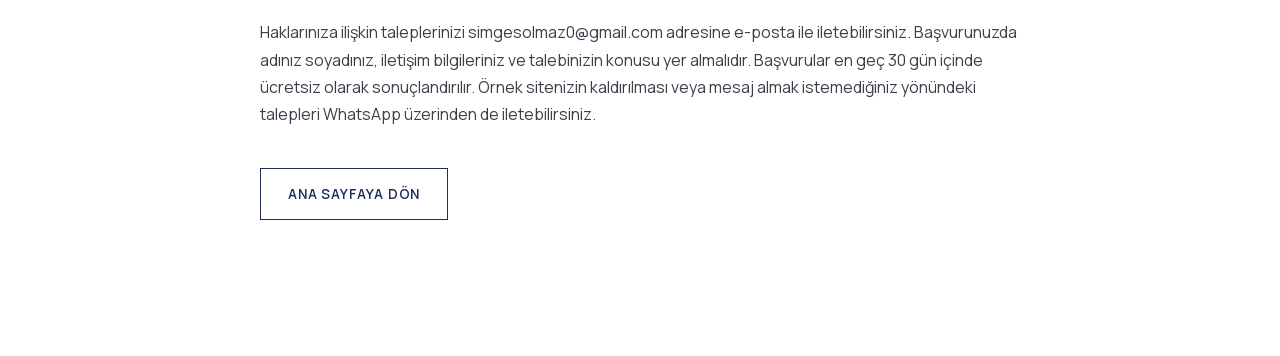
<file: gizlilik.html>
<!DOCTYPE html>
<html lang="tr">
<head>
<meta charset="utf-8">
<meta name="viewport" content="width=device-width, initial-scale=1">
<title>Gizlilik ve KVKK Aydınlatma Metni | Konutra</title>
<meta name="description" content="Konutra'nın kişisel verilerin korunmasına ilişkin aydınlatma metni ve gizlilik açıklaması.">
<link rel="icon" href="/favicon.ico" sizes="48x48">
<link rel="icon" href="/favicon-96.png" type="image/png" sizes="96x96">
<link rel="icon" href="/favicon-192.png" type="image/png" sizes="192x192">
<link rel="icon" href="/favicon.svg" type="image/svg+xml">
<link rel="stylesheet" href="css/konutra.css?v=202611091445">
<script data-goatcounter="https://konutra.goatcounter.com/count" async src="//gc.zgo.at/count.js"></script>
</head>
<body>
<header class="nav scrolled"><div class="wrap nav-in"><a class="logo" href="./"><img src="logo/konutra-logo.svg" alt="Konutra" width="132" height="31"></a><div class="right"><a class="btn sm" href="./#demo">Önizleme isteyin</a></div></div></header>
<main class="legal">
  <div class="label">Son güncelleme 9 Kasım 2026</div>
  <h1>Gizlilik ve KVKK Aydınlatma Metni</h1>
  <p>Bu metin, 6698 sayılı Kişisel Verilerin Korunması Kanunu'nun (KVKK) 10. maddesi uyarınca, Konutra hizmetleri kapsamında işlenen kişisel veriler hakkında bilgi vermek amacıyla hazırlanmıştır. Metin konutra.com.tr, onizleme.konutra.com.tr ve app.konutra.com.tr adreslerini ve emlak ofisleriyle yürütülen iletişimi kapsar.</p>

  <h2>Veri sorumlusu</h2>
  <p>Kişisel verileriniz, veri sorumlusu sıfatıyla Simge Solmaz tarafından işlenmektedir. Konutra ve Scaffold Yazılım, Simge Solmaz tarafından kullanılan marka adlarıdır.</p>
  <p>Adres Eyüpsultan, İstanbul<br>E-posta <a class="ulink" href="mailto:simgesolmaz0@gmail.com">simgesolmaz0@gmail.com</a></p>

  <h2>İşlenen kişisel veriler</h2>
  <p><b>Site ziyaretleri.</b> konutra.com.tr ve önizleme sayfaları çerez kullanmaz. Ziyaret sayıları GoatCounter hizmetiyle ölçülür. Bu ölçümde açılan sayfa, ziyaretçinin geldiği site, tarayıcı türü, ekran boyutu ve ülke bilgisi toplu olarak kaydedilir. IP adresi saklanmaz ve ziyaretçiler birbirinden ayırt edilemez.</p>
  <p><b>Önizleme başvuru formu.</b> Formu doldurduğunuzda yazdığınız ofis adı, il ve ilçe, ilan bağlantısı ve adınız cihazınızda bir WhatsApp mesajına dönüştürülür. Bu bilgiler sitede saklanmaz ve yalnızca mesajı göndermeniz halinde tarafımıza ulaşır.</p>
  <p><b>Emlak ofislerine yapılan tanıtım.</b> Emlak ofislerinin işletme adı, işletme telefonu ve adresi, OpenStreetMap haritasındaki herkese açık işletme kayıtlarından elde edilir. Bu bilgilerle ofise özel bir örnek site hazırlanır ve ofise WhatsApp üzerinden tanıtım mesajı gönderilir. Örnek sitede ofis adı, telefonu ve adresi yer alır. Örnek sitedeki ilanlar temsilidir ve bu sayfalar arama motorlarına kapalıdır.</p>
  <p><b>Müşteri ofisler.</b> Hizmet alan ofislerin yetkili kişisine ait ad soyad, telefon, e-posta adresi, ofis ve yetki belgesi bilgileri ile ödeme kayıtları işlenir. Panel kullanıcılarının giriş bilgileri ve işlem kayıtları tutulur.</p>
  <p><b>Ofis sitelerinden gelen talepler.</b> Müşteri ofislerin sitelerindeki formlardan iletilen ad soyad, telefon, e-posta ve mesaj bilgileri ilgili ofis adına saklanır ve ofise e-posta ile bildirilir. Bu verilerin veri sorumlusu ilgili emlak ofisidir. Konutra bu veriler bakımından ofis adına hareket eden veri işleyendir ve verileri ofisin talimatı dışında kullanmaz.</p>

  <h2>İşleme amaçları</h2>
  <ul>
    <li>Önizleme taleplerine cevap vermek ve ofise özel örnek site hazırlamak</li>
    <li>Emlak ofislerine hizmet tanıtımı yapmak</li>
    <li>Hizmet sözleşmesini kurmak ve ifa etmek, siteyi ve paneli çalıştırmak</li>
    <li>Ödeme, faturalama ve muhasebe süreçlerini yürütmek</li>
    <li>Teknik destek vermek, güvenliği sağlamak ve hizmeti geliştirmek</li>
    <li>Mesaj almak istemediğini bildiren ofislere tekrar mesaj gönderilmemesini sağlamak</li>
  </ul>

  <h2>Hukuki sebepler</h2>
  <p>Kişisel verileriniz KVKK'nın 5. maddesinin 2. fıkrasında yer alan şu hukuki sebeplere dayanılarak işlenir.</p>
  <ul>
    <li>Bir sözleşmenin kurulması veya ifasıyla doğrudan ilgili olması (c bendi)</li>
    <li>Veri sorumlusunun hukuki yükümlülüğünü yerine getirebilmesi için zorunlu olması (ç bendi)</li>
    <li>İlgili kişinin kendisi tarafından alenileştirilmiş olması (d bendi)</li>
    <li>İlgili kişinin temel hak ve özgürlüklerine zarar vermemek kaydıyla veri sorumlusunun meşru menfaati için zorunlu olması (f bendi)</li>
  </ul>
  <p>Emlak ofislerine gönderilen tanıtım mesajları, 6563 sayılı Elektronik Ticaretin Düzenlenmesi Hakkında Kanun kapsamında tacir ve esnafa yönelik olarak gönderilir. Her mesajda mesaj almak istemediğinizi bildirme imkanı sunulur.</p>

  <h2>Kişisel verilerin aktarılması</h2>
  <p>Kişisel veriler satılmaz ve pazarlama amacıyla üçüncü kişilerle paylaşılmaz. Hizmetin sunulabilmesi için aşağıdaki hizmet sağlayıcılardan yararlanılır. Bu sağlayıcıların sunucuları yurt dışında bulunduğundan, ilgili veriler yurt dışına aktarılmış olur.</p>
  <ul>
    <li>Oracle Cloud (Almanya) yönetim paneli ve ofis sitelerinin sunucusu</li>
    <li>GitHub (ABD) tanıtım sitesi ve önizleme sayfalarının barındırılması</li>
    <li>Cloudflare (ABD) alan adı yönetimi ve güvenlik</li>
    <li>Brevo (Fransa) talep bildirim e-postalarının gönderimi</li>
    <li>GoatCounter ziyaret istatistikleri</li>
    <li>WhatsApp (Meta) ofislerle yazışma</li>
  </ul>
  <p>Kanunen yetkili kamu kurum ve kuruluşlarına, talep edilmesi halinde mevzuatın öngördüğü ölçüde bilgi verilir.</p>

  <h2>Saklama süreleri</h2>
  <p>Müşteri ofislere ait veriler hizmet ilişkisi boyunca ve sonrasında ilgili mevzuatta öngörülen süre kadar saklanır. Hizmetin sona ermesi halinde ofis sitesine ait ilan ve talep verileri ofise teslim edilir ve sistemden silinir. Tanıtım amacıyla hazırlanan örnek siteler, ofisin talebi üzerine derhal kaldırılır. Mesaj almak istemediğini bildiren ofislerin yalnızca tekrar mesaj gönderilmesini önlemek için gerekli kayıtları tutulur.</p>

  <h2>Çerezler</h2>
  <p>konutra.com.tr ve önizleme sayfaları çerez kullanmaz. Yönetim panelinde yalnızca oturumun açık tutulması ve form güvenliği için zorunlu çerezler kullanılır. Örnek sitelerdeki haritalar OpenStreetMap sunucularından yüklendiği için harita görüntülenirken IP adresiniz bu sunuculara iletilir.</p>

  <h2>KVKK kapsamındaki haklarınız</h2>
  <p>KVKK'nın 11. maddesi uyarınca veri sorumlusuna başvurarak şu haklarınızı kullanabilirsiniz.</p>
  <ul>
    <li>Kişisel verilerinizin işlenip işlenmediğini öğrenme</li>
    <li>İşlenmişse buna ilişkin bilgi talep etme</li>
    <li>İşlenme amacını ve amacına uygun kullanılıp kullanılmadığını öğrenme</li>
    <li>Yurt içinde veya yurt dışında aktarıldığı üçüncü kişileri bilme</li>
    <li>Eksik veya yanlış işlenmişse düzeltilmesini isteme</li>
    <li>KVKK'nın 7. maddesindeki şartlar çerçevesinde silinmesini veya yok edilmesini isteme</li>
    <li>Düzeltme, silme ve yok etme işlemlerinin verilerin aktarıldığı üçüncü kişilere bildirilmesini isteme</li>
    <li>İşlenen verilerin münhasıran otomatik sistemler vasıtasıyla analiz edilmesi suretiyle aleyhinize bir sonucun ortaya çıkmasına itiraz etme</li>
    <li>Kanuna aykırı işleme sebebiyle zarara uğramanız halinde zararın giderilmesini talep etme</li>
  </ul>

  <h2>Başvuru</h2>
  <p>Haklarınıza ilişkin taleplerinizi <a class="ulink" href="mailto:simgesolmaz0@gmail.com">simgesolmaz0@gmail.com</a> adresine e-posta ile iletebilirsiniz. Başvurunuzda adınız soyadınız, iletişim bilgileriniz ve talebinizin konusu yer almalıdır. Başvurular en geç 30 gün içinde ücretsiz olarak sonuçlandırılır. Örnek sitenizin kaldırılması veya mesaj almak istemediğiniz yönündeki talepleri WhatsApp üzerinden de iletebilirsiniz.</p>

  <p style="margin-top:40px"><a class="btn line" href="./"><span>Ana sayfaya dön</span></a></p>
</main>
</body>
</html>
</file>
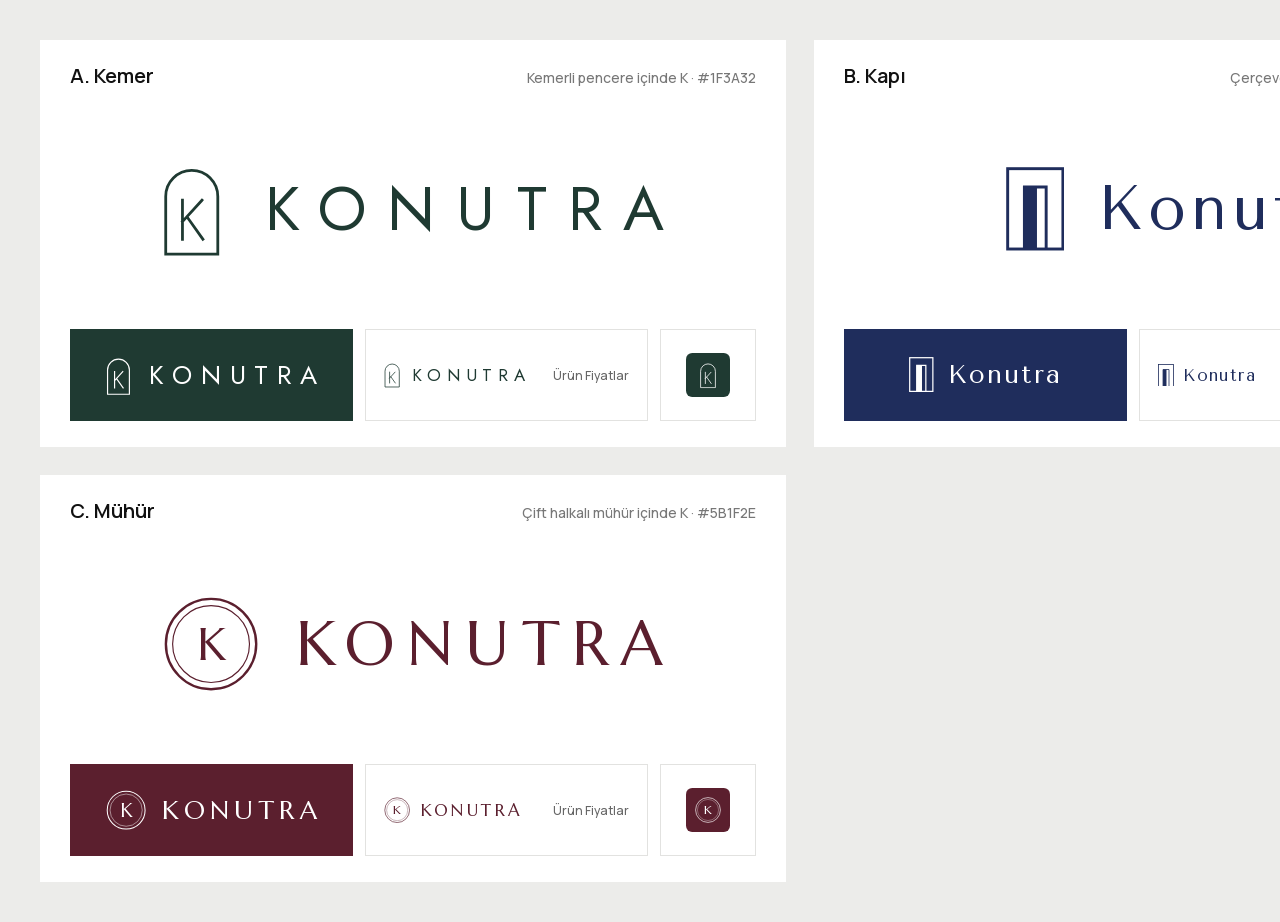
<file: _araclar/logo-secenekleri-2.html>
<!DOCTYPE html><html lang="tr"><head><meta charset="utf-8">
<link rel="stylesheet" href="fonts.css">
<style>
* { box-sizing: border-box; margin: 0; }
body { width: 1600px; background: #ececea; font-family: "Manrope", sans-serif; color: #111; padding: 40px; }
.grid { display: grid; grid-template-columns: 1fr 1fr; gap: 28px; }
.card { background: #fff; padding-bottom: 26px; }
.head { display: flex; justify-content: space-between; align-items: baseline; padding: 22px 30px 0; font-size: 14px; color: #777; }
.head b { color: #111; font-size: 20px; font-weight: 600; }
.hero { height: 240px; display: grid; place-items: center; }
.row { display: grid; grid-template-columns: 1.15fr 1.15fr 96px; gap: 12px; padding: 0 30px; }
.panel { height: 92px; display: grid; place-items: center; }
.navbar { border: 1px solid #e2e2e0; height: 92px; display: flex; align-items: center; justify-content: space-between; padding: 0 18px; font-size: 12px; color: #666; }
.navbar span { display: flex; gap: 14px; }
.fav { border: 1px solid #e2e2e0; height: 92px; display: grid; place-items: center; }
.lock { display: inline-flex; align-items: center; line-height: 1; white-space: nowrap; }
.lock svg { display: block; }
</style></head><body><div class="grid" id="g"></div>
<script>
// Her yönün işareti, yazısı ve rengi
const O = {
  A: {
    ad: "A. Kemer", not: "Kemerli pencere içinde K", renk: "#1F3A32",
    isaret: (c) => `<svg viewBox="0 0 64 100" style="height:1.5em">
      <path d="M4 98 V36 A28 28 0 0 1 60 36 V98 Z" fill="none" stroke="${c}" stroke-width="3"/>
      <path d="M22 40 V82 M22 63 L43 40 M27 58 L44 82" fill="none" stroke="${c}" stroke-width="3" stroke-linecap="square"/></svg>`,
    yazi: (c) => `<span style="font-family:Jost;font-weight:400;letter-spacing:.34em;margin-right:-.34em;color:${c}">KONUTRA</span>`,
    bosluk: ".7em"
  },
  B: {
    ad: "B. Kapı", not: "Çerçeve içinde aralık kalmış bir kapı", renk: "#1F2D5C",
    isaret: (c) => `<svg viewBox="0 0 70 100" style="height:1.35em">
      <rect x="2" y="2" width="66" height="96" fill="none" stroke="${c}" stroke-width="3.5"/>
      <path d="M22 98 V24 H48 V98" fill="none" stroke="${c}" stroke-width="3.5"/>
      <rect x="22" y="24" width="15" height="74" fill="${c}"/></svg>`,
    yazi: (c) => `<span style="font-family:'Tenor Sans';letter-spacing:.08em;color:${c}">Konutra</span>`,
    bosluk: ".55em"
  },
  C: {
    ad: "C. Mühür", not: "Çift halkalı mühür içinde K", renk: "#5B1F2E",
    isaret: (c) => `<svg viewBox="0 0 100 100" style="height:1.55em">
      <circle cx="50" cy="50" r="47" fill="none" stroke="${c}" stroke-width="2.5"/>
      <circle cx="50" cy="50" r="40" fill="none" stroke="${c}" stroke-width="1.2"/>
      <text x="50" y="50" dy=".35em" text-anchor="middle" font-family="Marcellus" font-size="46" fill="${c}">K</text></svg>`,
    yazi: (c) => `<span style="font-family:Marcellus;letter-spacing:.2em;margin-right:-.2em;color:${c}">KONUTRA</span>`,
    bosluk: ".6em"
  },
  D: {
    ad: "D. Cephe", not: "İnce dikey çıtalardan bir cephe", renk: "#12404A",
    isaret: (c) => `<svg viewBox="0 0 100 100" style="height:1.2em">
      ${[0, 1, 2, 3, 4, 5, 6].map((i) => `<rect x="${i * 15}" y="${i === 4 ? 30 : 0}" width="7" height="${i === 4 ? 70 : 100}" fill="${c}"/>`).join("")}</svg>`,
    yazi: (c) => `<span style="font-family:Manrope;font-weight:300;letter-spacing:.1em;margin-right:-.1em;color:${c}">konutra</span>`,
    bosluk: ".5em"
  }
};
const lock = (k, c, size) => `<span class="lock" style="font-size:${size}px;gap:${O[k].bosluk}">${O[k].isaret(c)}${O[k].yazi(c)}</span>`;
const fav = (k) => `<svg viewBox="0 0 100 100" width="44" height="44"><rect width="100" height="100" rx="14" fill="${O[k].renk}"/>
  <g transform="translate(50 50)"><g transform="translate(-30 -30) scale(.6)">${O[k].isaret("#fff").replace(/style="height:[^"]*"/, 'width="100" height="100"')}</g></g></svg>`;
document.getElementById("g").innerHTML = ["A", "B", "C"].map((k) => `
  <div class="card">
    <div class="head"><b>${O[k].ad}</b><span>${O[k].not} · ${O[k].renk}</span></div>
    <div class="hero">${lock(k, O[k].renk, 62)}</div>
    <div class="row">
      <div class="panel" style="background:${O[k].renk}">${lock(k, "#fff", 26)}</div>
      <div class="navbar">${lock(k, O[k].renk, 17)}<span>Ürün Fiyatlar</span></div>
      <div class="fav">${fav(k)}</div>
    </div>
  </div>`).join("");
</script></body></html>
</file>
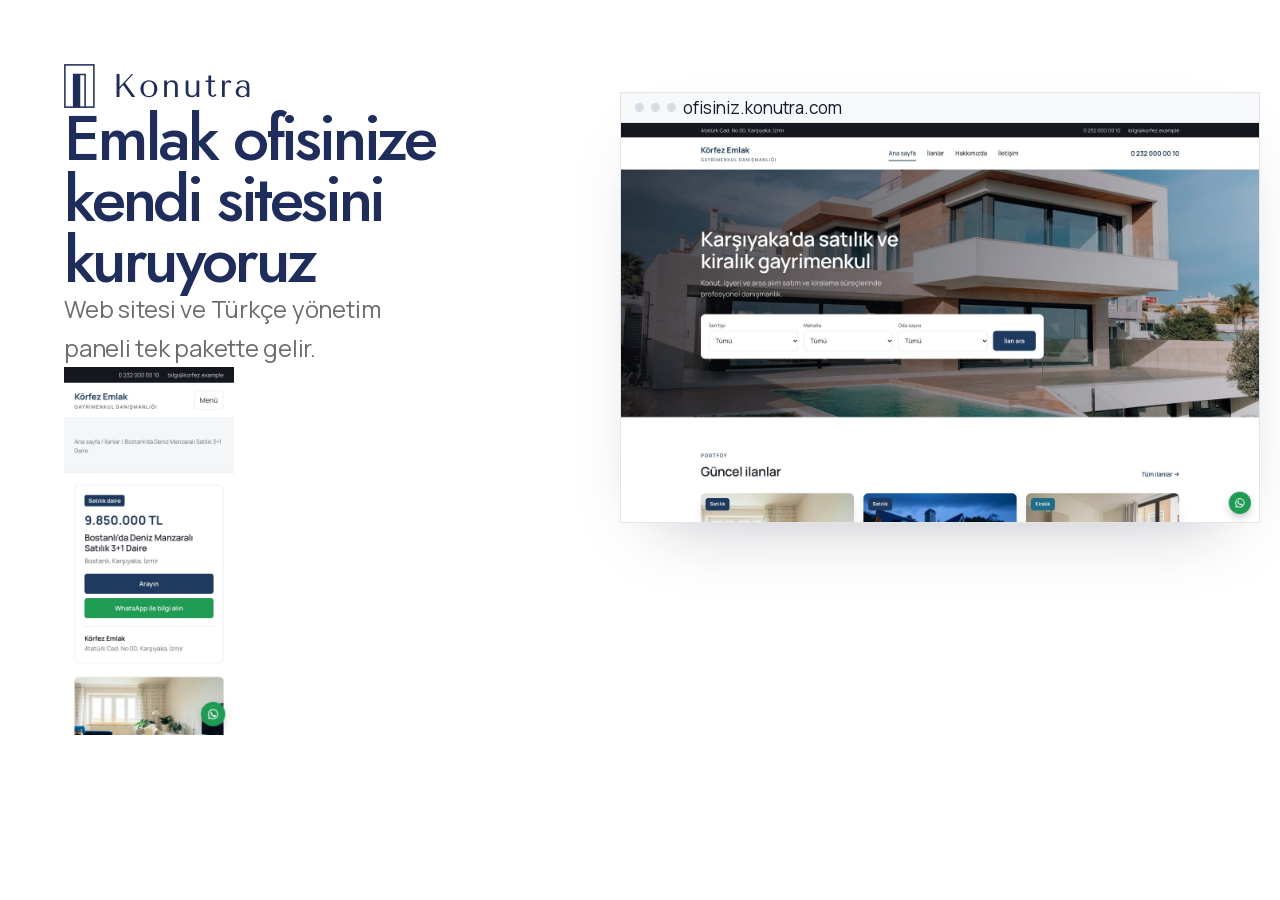
<file: _araclar/og.html>
<!DOCTYPE html><html lang="tr"><head><meta charset="utf-8"><link rel="stylesheet" href="../css/konutra.css">
<style>
body { width: 1200px; height: 630px; overflow: hidden; margin: 0; background: #fff; }
.og { position: relative; width: 1200px; height: 630px; padding: 64px; display: flex; flex-direction: column; justify-content: space-between; }
.og .logo { font-size: 30px; }
.og .logo i { width: 20px; height: 20px; }
.og h1 { margin: 0; font-size: 64px; font-weight: 500; letter-spacing: -.05em; line-height: .95; max-width: 11ch; }
.og p { margin: 0; font-size: 24px; color: #6b6d6a; max-width: 22ch; letter-spacing: -.01em; }
.og .shot { position: absolute; right: -60px; top: 92px; width: 640px; }
.og .phone { right: 470px; bottom: -70px; width: 170px; border-width: 6px; border-radius: 26px; }
</style></head><body>
<div class="og">
  <div><img src="../logo/konutra-logo.svg" alt="" style="height:44px;display:block"></div>
  <h1>Emlak ofisinize kendi sitesini kuruyoruz</h1>
  <p>Web sitesi ve Türkçe yönetim paneli tek pakette gelir.</p>
  <div class="browser shot"><div class="bar"><i></i><i></i><i></i><span>ofisiniz.konutra.com</span></div><img src="../img/site-home.jpg" alt=""></div>
  <div class="phone"><img src="../img/mob-ilan.jpg" alt=""></div>
</div></body></html>
</file>
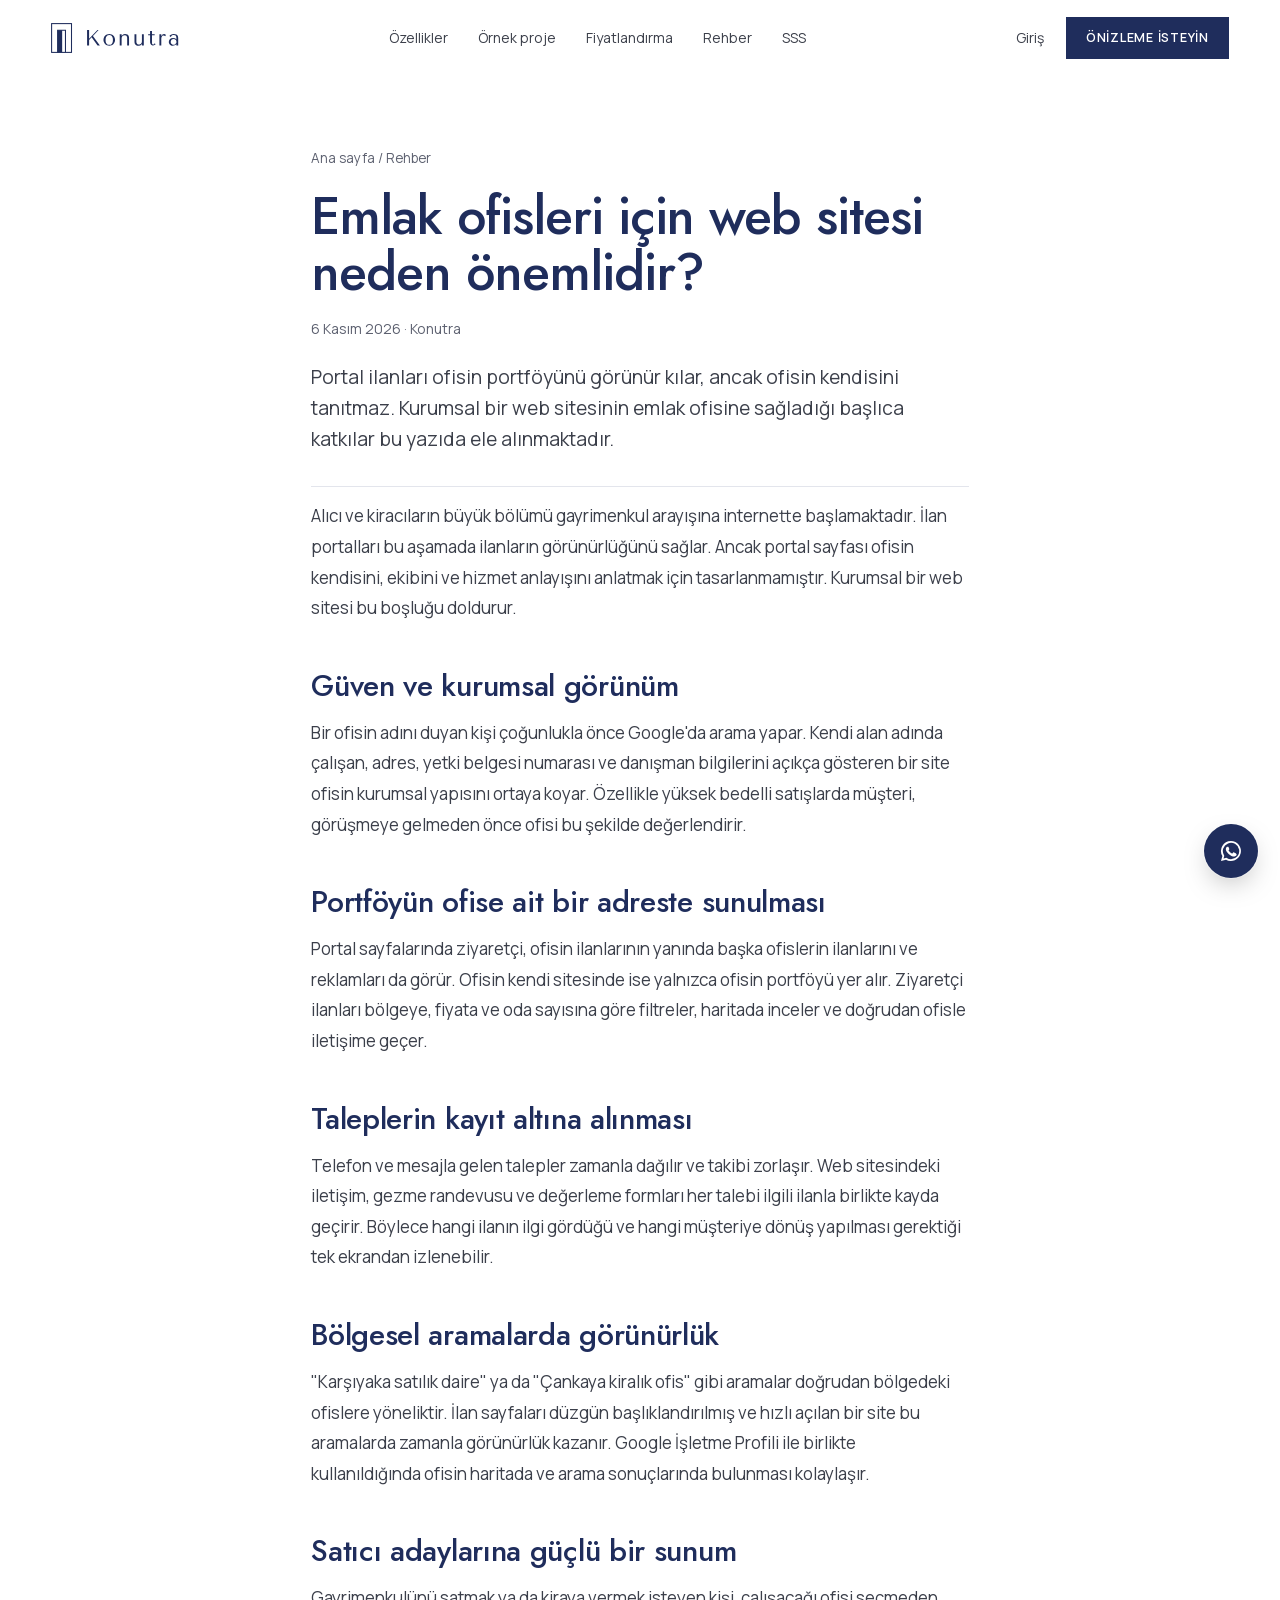
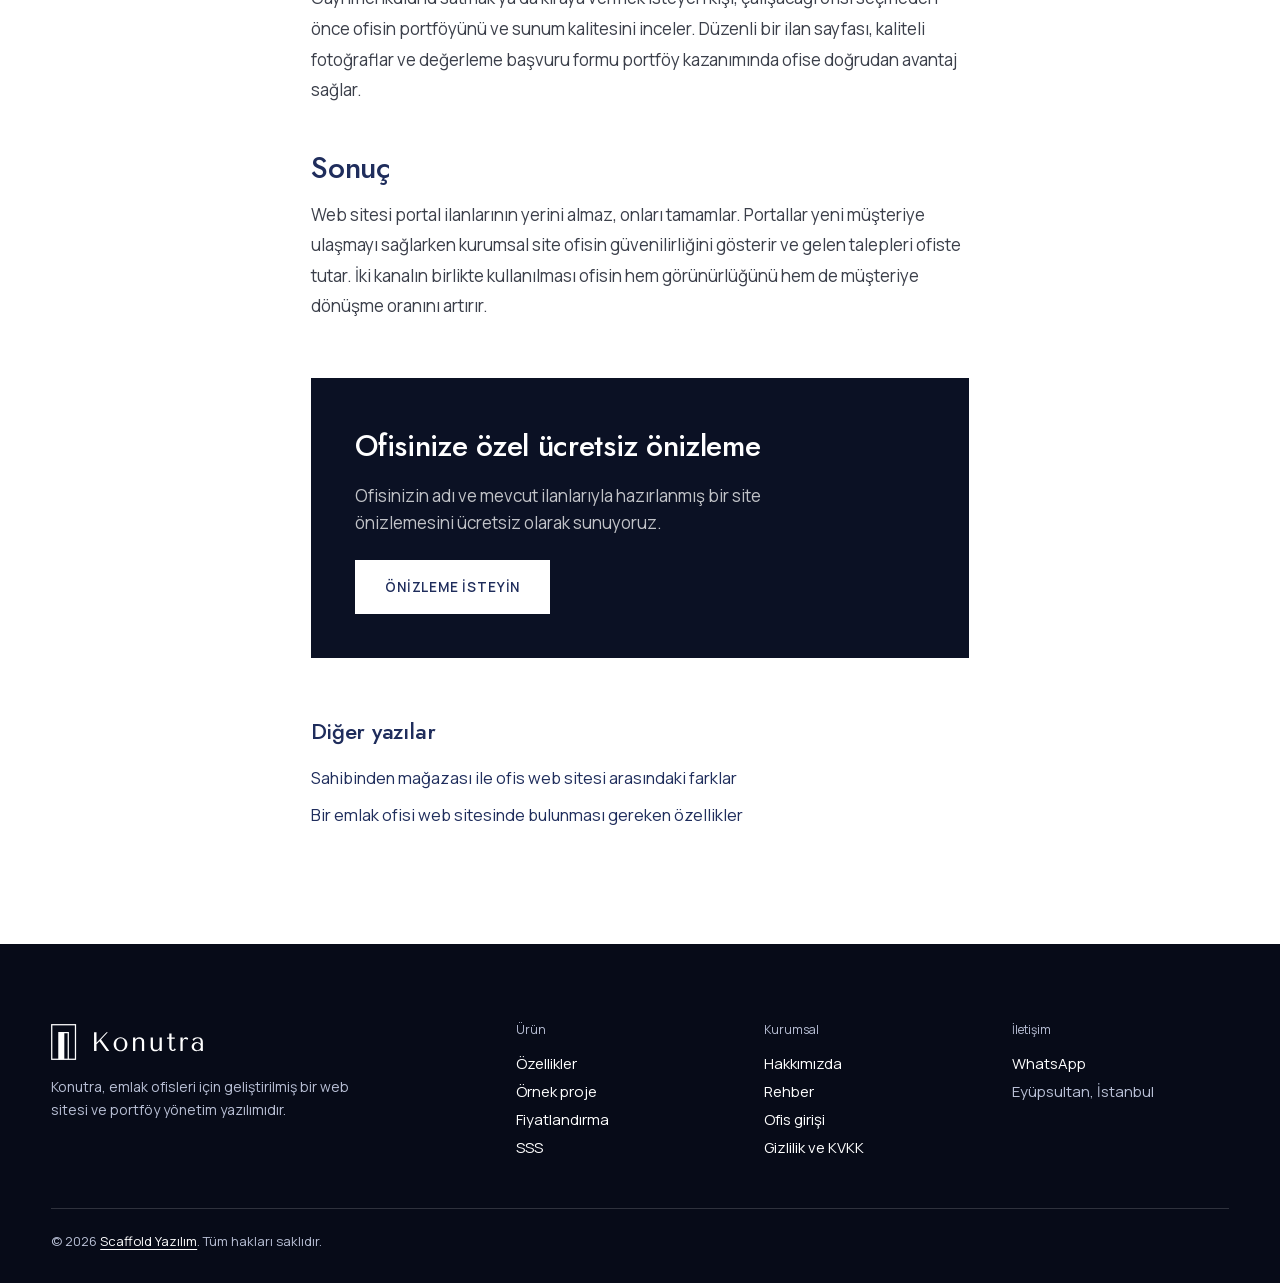
<file: rehber/emlak-ofisi-web-sitesi.html>
<!DOCTYPE html>
<html lang="tr">
<head>
<meta charset="utf-8">
<meta name="viewport" content="width=device-width, initial-scale=1">
<title>Emlak ofisleri için web sitesi neden önemlidir? | Konutra</title>
<meta name="description" content="Portal ilanları ofisin portföyünü görünür kılar, ancak ofisin kendisini tanıtmaz. Kurumsal bir web sitesinin emlak ofisine sağladığı başlıca katkılar bu yazıda ele alınmaktadır.">
<meta name="robots" content="index, follow, max-image-preview:large">
<link rel="canonical" href="https://konutra.com.tr/rehber/emlak-ofisi-web-sitesi.html">
<link rel="icon" href="/favicon.ico" sizes="48x48">
<link rel="icon" href="/favicon-96.png" type="image/png" sizes="96x96">
<link rel="icon" href="/favicon-192.png" type="image/png" sizes="192x192">
<link rel="icon" href="/favicon.svg" type="image/svg+xml">
<link rel="apple-touch-icon" href="../apple-touch-icon.png">
<meta name="theme-color" content="#1F2D5C">
<meta property="og:type" content="article">
<meta property="og:locale" content="tr_TR">
<meta property="og:site_name" content="Konutra">
<meta property="og:url" content="https://konutra.com.tr/rehber/emlak-ofisi-web-sitesi.html">
<meta property="og:title" content="Emlak ofisleri için web sitesi neden önemlidir?">
<meta property="og:description" content="Portal ilanları ofisin portföyünü görünür kılar, ancak ofisin kendisini tanıtmaz. Kurumsal bir web sitesinin emlak ofisine sağladığı başlıca katkılar bu yazıda ele alınmaktadır.">
<meta property="og:image" content="https://konutra.com.tr/img/og.jpg">
<meta name="twitter:card" content="summary_large_image">
<link rel="preload" href="../fonts/manrope-latin.woff2" as="font" type="font/woff2" crossorigin>
<link rel="preload" href="../fonts/jost-latin.woff2" as="font" type="font/woff2" crossorigin>
<link rel="stylesheet" href="../css/konutra.css?v=202611071427">
<script data-goatcounter="https://konutra.goatcounter.com/count" async src="//gc.zgo.at/count.js"></script>
<script type="application/ld+json">{"@context": "https://schema.org", "@graph": [{"@type": "Article", "headline": "Emlak ofisleri için web sitesi neden önemlidir?", "description": "Portal ilanları ofisin portföyünü görünür kılar, ancak ofisin kendisini tanıtmaz. Kurumsal bir web sitesinin emlak ofisine sağladığı başlıca katkılar bu yazıda ele alınmaktadır.", "datePublished": "2026-11-06", "dateModified": "2026-11-06", "inLanguage": "tr", "author": {"@id": "https://scaffoldtr.dev/#org"}, "publisher": {"@id": "https://scaffoldtr.dev/#org"}, "image": "https://konutra.com.tr/img/og.jpg", "mainEntityOfPage": "https://konutra.com.tr/rehber/emlak-ofisi-web-sitesi.html"}, {"@type": "Organization", "@id": "https://scaffoldtr.dev/#org", "name": "Scaffold Yazılım", "url": "https://scaffoldtr.dev"}, {"@type": "BreadcrumbList", "itemListElement": [{"@type": "ListItem", "position": 1, "name": "Konutra", "item": "https://konutra.com.tr/"}, {"@type": "ListItem", "position": 2, "name": "Rehber", "item": "https://konutra.com.tr/rehber/"}, {"@type": "ListItem", "position": 3, "name": "Emlak ofisleri için web sitesi neden önemlidir?"}]}]}</script>
</head>
<body class="rehber-sayfa">
<header class="nav scrolled" id="nav">
  <div class="wrap nav-in">
    <a class="logo" href="../"><img class="lg-koyu" src="../logo/konutra-logo.svg" alt="Konutra" width="132" height="31"><img class="lg-acik" src="../logo/konutra-logo-beyaz.svg" alt="" width="132" height="31"></a>
    <nav class="links" aria-label="Ana menü">
      <a class="ulink" href="../#ozellikler">Özellikler</a>
      <a class="ulink" href="../#ornek">Örnek proje</a>
      <a class="ulink" href="../#fiyatlandirma">Fiyatlandırma</a>
      <a class="ulink" href="./">Rehber</a>
      <a class="ulink" href="../#sss">SSS</a>
    </nav>
    <div class="right"><a class="login ulink" href="https://app.konutra.com.tr/panel/login">Giriş</a><a class="btn sm" href="../#demo" data-goatcounter-click="tik-rehber-menu-demo">Önizleme isteyin</a><button class="menu-btn" id="menuBtn" type="button" aria-expanded="false" aria-controls="mnav">Menü</button></div>
  </div>
</header>
<nav class="mnav" id="mnav" aria-label="Telefon menüsü">
  <a href="../#ozellikler">Özellikler</a><a href="../#ornek">Örnek proje</a><a href="../#fiyatlandirma">Fiyatlandırma</a><a href="./">Rehber</a><a href="../#sss">SSS</a><a href="https://app.konutra.com.tr/panel/login">Ofis girişi</a>
  <a class="btn" href="../#demo">Ücretsiz önizleme isteyin</a>
</nav>
<main>
<article class="wrap yazi">
  <nav class="kirinti" aria-label="Konum"><a href="../">Ana sayfa</a> / <a href="./">Rehber</a></nav>
  <h1>Emlak ofisleri için web sitesi neden önemlidir?</h1>
  <p class="yazi-ust"><time datetime="2026-11-06">6 Kasım 2026</time> · Konutra</p>
  <p class="yazi-ozet">Portal ilanları ofisin portföyünü görünür kılar, ancak ofisin kendisini tanıtmaz. Kurumsal bir web sitesinin emlak ofisine sağladığı başlıca katkılar bu yazıda ele alınmaktadır.</p>
  <div class="yazi-govde">
<p>Alıcı ve kiracıların büyük bölümü gayrimenkul arayışına internette başlamaktadır. İlan portalları bu aşamada ilanların görünürlüğünü sağlar. Ancak portal sayfası ofisin kendisini, ekibini ve hizmet anlayışını anlatmak için tasarlanmamıştır. Kurumsal bir web sitesi bu boşluğu doldurur.</p>

<h2>Güven ve kurumsal görünüm</h2>
<p>Bir ofisin adını duyan kişi çoğunlukla önce Google'da arama yapar. Kendi alan adında çalışan, adres, yetki belgesi numarası ve danışman bilgilerini açıkça gösteren bir site ofisin kurumsal yapısını ortaya koyar. Özellikle yüksek bedelli satışlarda müşteri, görüşmeye gelmeden önce ofisi bu şekilde değerlendirir.</p>

<h2>Portföyün ofise ait bir adreste sunulması</h2>
<p>Portal sayfalarında ziyaretçi, ofisin ilanlarının yanında başka ofislerin ilanlarını ve reklamları da görür. Ofisin kendi sitesinde ise yalnızca ofisin portföyü yer alır. Ziyaretçi ilanları bölgeye, fiyata ve oda sayısına göre filtreler, haritada inceler ve doğrudan ofisle iletişime geçer.</p>

<h2>Taleplerin kayıt altına alınması</h2>
<p>Telefon ve mesajla gelen talepler zamanla dağılır ve takibi zorlaşır. Web sitesindeki iletişim, gezme randevusu ve değerleme formları her talebi ilgili ilanla birlikte kayda geçirir. Böylece hangi ilanın ilgi gördüğü ve hangi müşteriye dönüş yapılması gerektiği tek ekrandan izlenebilir.</p>

<h2>Bölgesel aramalarda görünürlük</h2>
<p>"Karşıyaka satılık daire" ya da "Çankaya kiralık ofis" gibi aramalar doğrudan bölgedeki ofislere yöneliktir. İlan sayfaları düzgün başlıklandırılmış ve hızlı açılan bir site bu aramalarda zamanla görünürlük kazanır. Google İşletme Profili ile birlikte kullanıldığında ofisin haritada ve arama sonuçlarında bulunması kolaylaşır.</p>

<h2>Satıcı adaylarına güçlü bir sunum</h2>
<p>Gayrimenkulünü satmak ya da kiraya vermek isteyen kişi, çalışacağı ofisi seçmeden önce ofisin portföyünü ve sunum kalitesini inceler. Düzenli bir ilan sayfası, kaliteli fotoğraflar ve değerleme başvuru formu portföy kazanımında ofise doğrudan avantaj sağlar.</p>

<h2>Sonuç</h2>
<p>Web sitesi portal ilanlarının yerini almaz, onları tamamlar. Portallar yeni müşteriye ulaşmayı sağlarken kurumsal site ofisin güvenilirliğini gösterir ve gelen talepleri ofiste tutar. İki kanalın birlikte kullanılması ofisin hem görünürlüğünü hem de müşteriye dönüşme oranını artırır.</p>
</div>
  <aside class="rehber-cta">
  <h2>Ofisinize özel ücretsiz önizleme</h2>
  <p>Ofisinizin adı ve mevcut ilanlarıyla hazırlanmış bir site önizlemesini ücretsiz olarak sunuyoruz.</p>
  <a class="btn altin" href="../#demo" data-goatcounter-click="tik-rehber-yazi-demo">Önizleme isteyin</a>
</aside>
  <div class="yazi-diger"><h2>Diğer yazılar</h2><ul><li><a class="ulink" href="sahibinden-magazasi-ve-web-sitesi.html">Sahibinden mağazası ile ofis web sitesi arasındaki farklar</a></li><li><a class="ulink" href="emlak-sitesi-ozellikleri.html">Bir emlak ofisi web sitesinde bulunması gereken özellikler</a></li></ul></div>
</article>
</main>
<footer class="footer">
  <div class="wrap">
    <div class="cols">
      <div><a class="logo" href="../"><img src="../logo/konutra-logo-beyaz.svg" alt="Konutra" width="160" height="37"></a><p>Konutra, emlak ofisleri için geliştirilmiş bir web sitesi ve portföy yönetim yazılımıdır.</p></div>
      <div><div class="h">Ürün</div><a href="../#ozellikler">Özellikler</a><a href="../#ornek">Örnek proje</a><a href="../#fiyatlandirma">Fiyatlandırma</a><a href="../#sss">SSS</a></div>
      <div><div class="h">Kurumsal</div><a href="../#hakkimizda">Hakkımızda</a><a href="./">Rehber</a><a href="https://app.konutra.com.tr/panel/login">Ofis girişi</a><a href="../gizlilik.html">Gizlilik ve KVKK</a></div>
      <div><div class="h">İletişim</div><span id="iletisim"></span><span class="addr">Eyüpsultan, İstanbul</span></div>
    </div>
    <div class="bottom"><span>© <span id="yil"></span> <a href="https://scaffoldtr.dev" target="_blank" rel="noopener">Scaffold Yazılım</a>. Tüm hakları saklıdır.</span></div>
  </div>
</footer>
<a class="wa" id="wa" href="#" target="_blank" rel="noopener" aria-label="WhatsApp ile iletişime geçin" data-goatcounter-click="tik-whatsapp-sabit"><svg viewBox="0 0 24 24" fill="currentColor" aria-hidden="true"><path d="M12 2a10 10 0 0 0-8.6 15.1L2 22l5-1.3A10 10 0 1 0 12 2Zm0 18.2a8.2 8.2 0 0 1-4.2-1.2l-.3-.2-3 .8.8-2.9-.2-.3A8.2 8.2 0 1 1 12 20.2Zm4.5-6.1c-.2-.1-1.5-.7-1.7-.8-.2-.1-.4-.1-.6.1l-.8 1c-.1.2-.3.2-.5.1a6.7 6.7 0 0 1-3.3-2.9c-.2-.4.2-.4.7-1.3.1-.2 0-.3 0-.4l-.8-1.8c-.2-.5-.4-.4-.6-.4h-.5a1 1 0 0 0-.7.3 3 3 0 0 0-.9 2.2 5.2 5.2 0 0 0 1.1 2.7 11.8 11.8 0 0 0 4.5 4c1.7.7 2.3.8 3.2.6.5-.1 1.5-.6 1.8-1.2.2-.6.2-1.1.1-1.2l-.5-.3Z"/></svg></a>
<script src="../js/konutra.js?v=202611071427"></script>
</body>
</html>
</file>
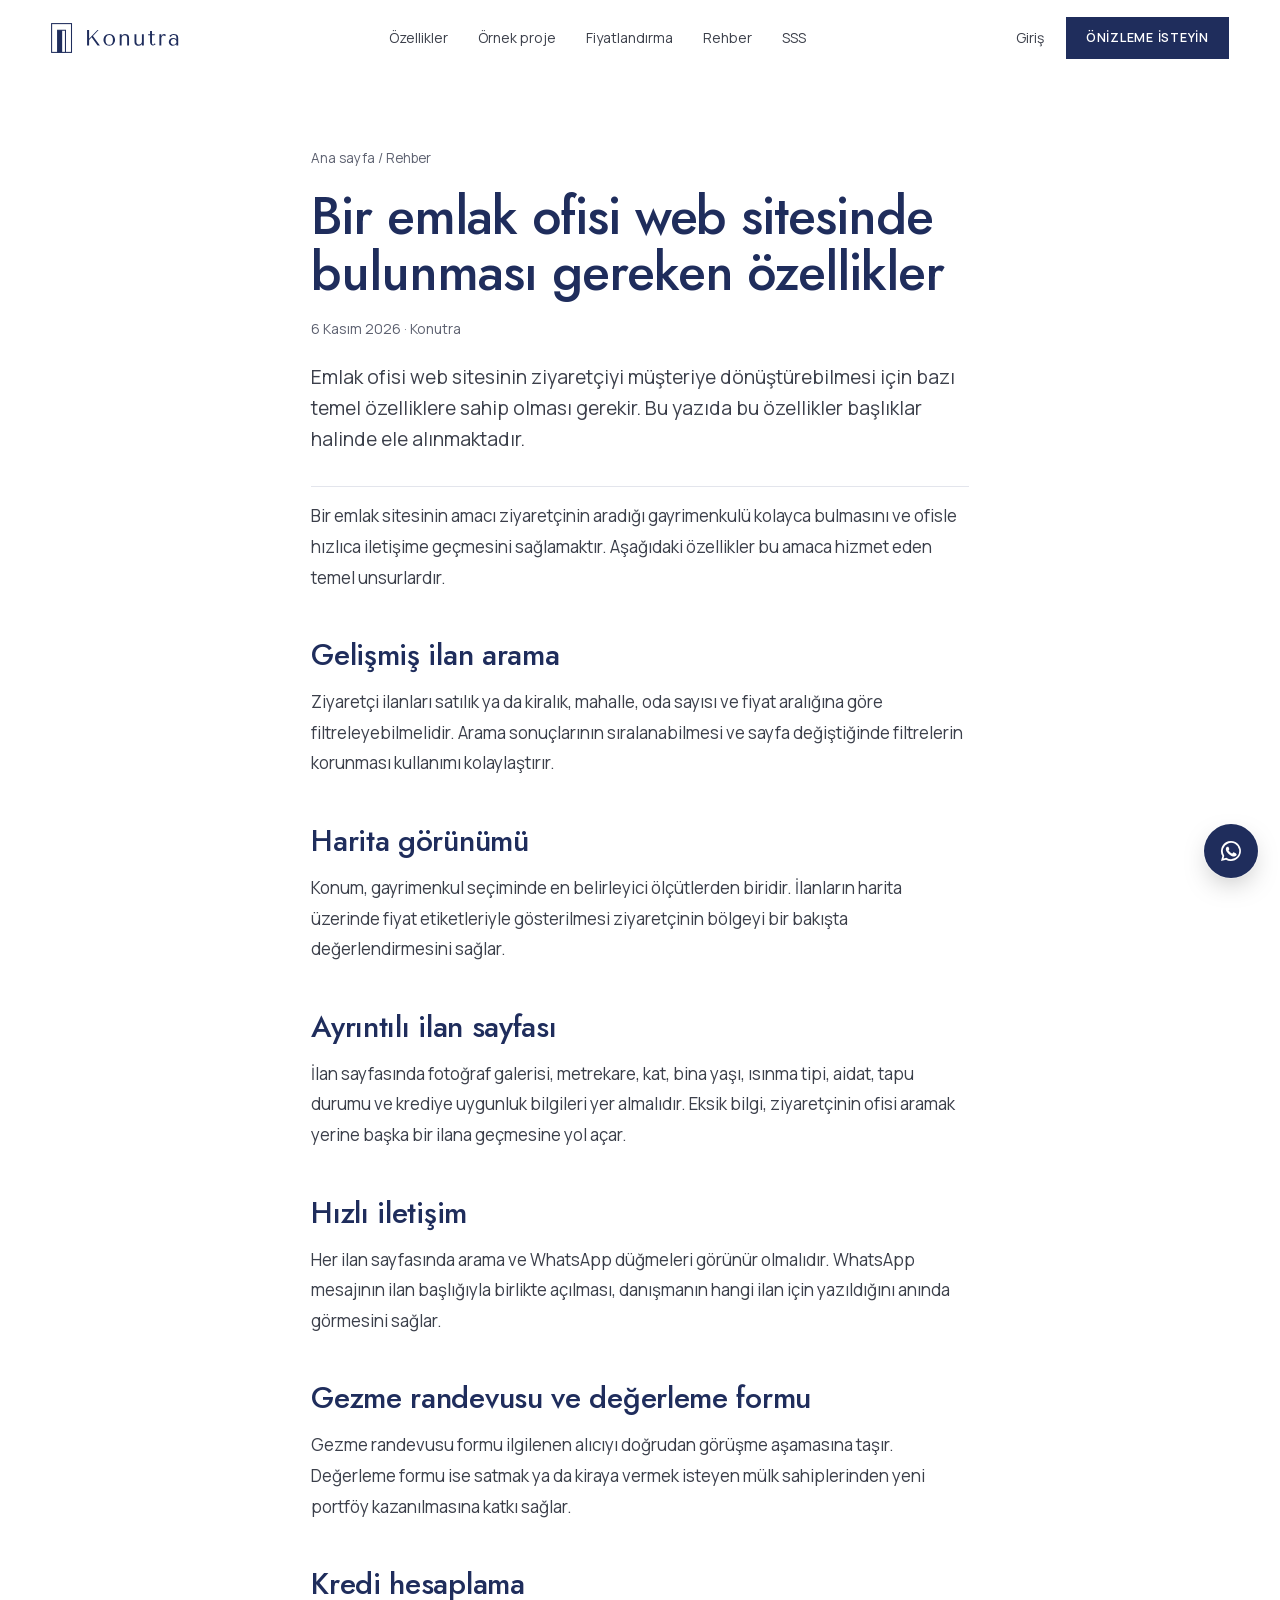
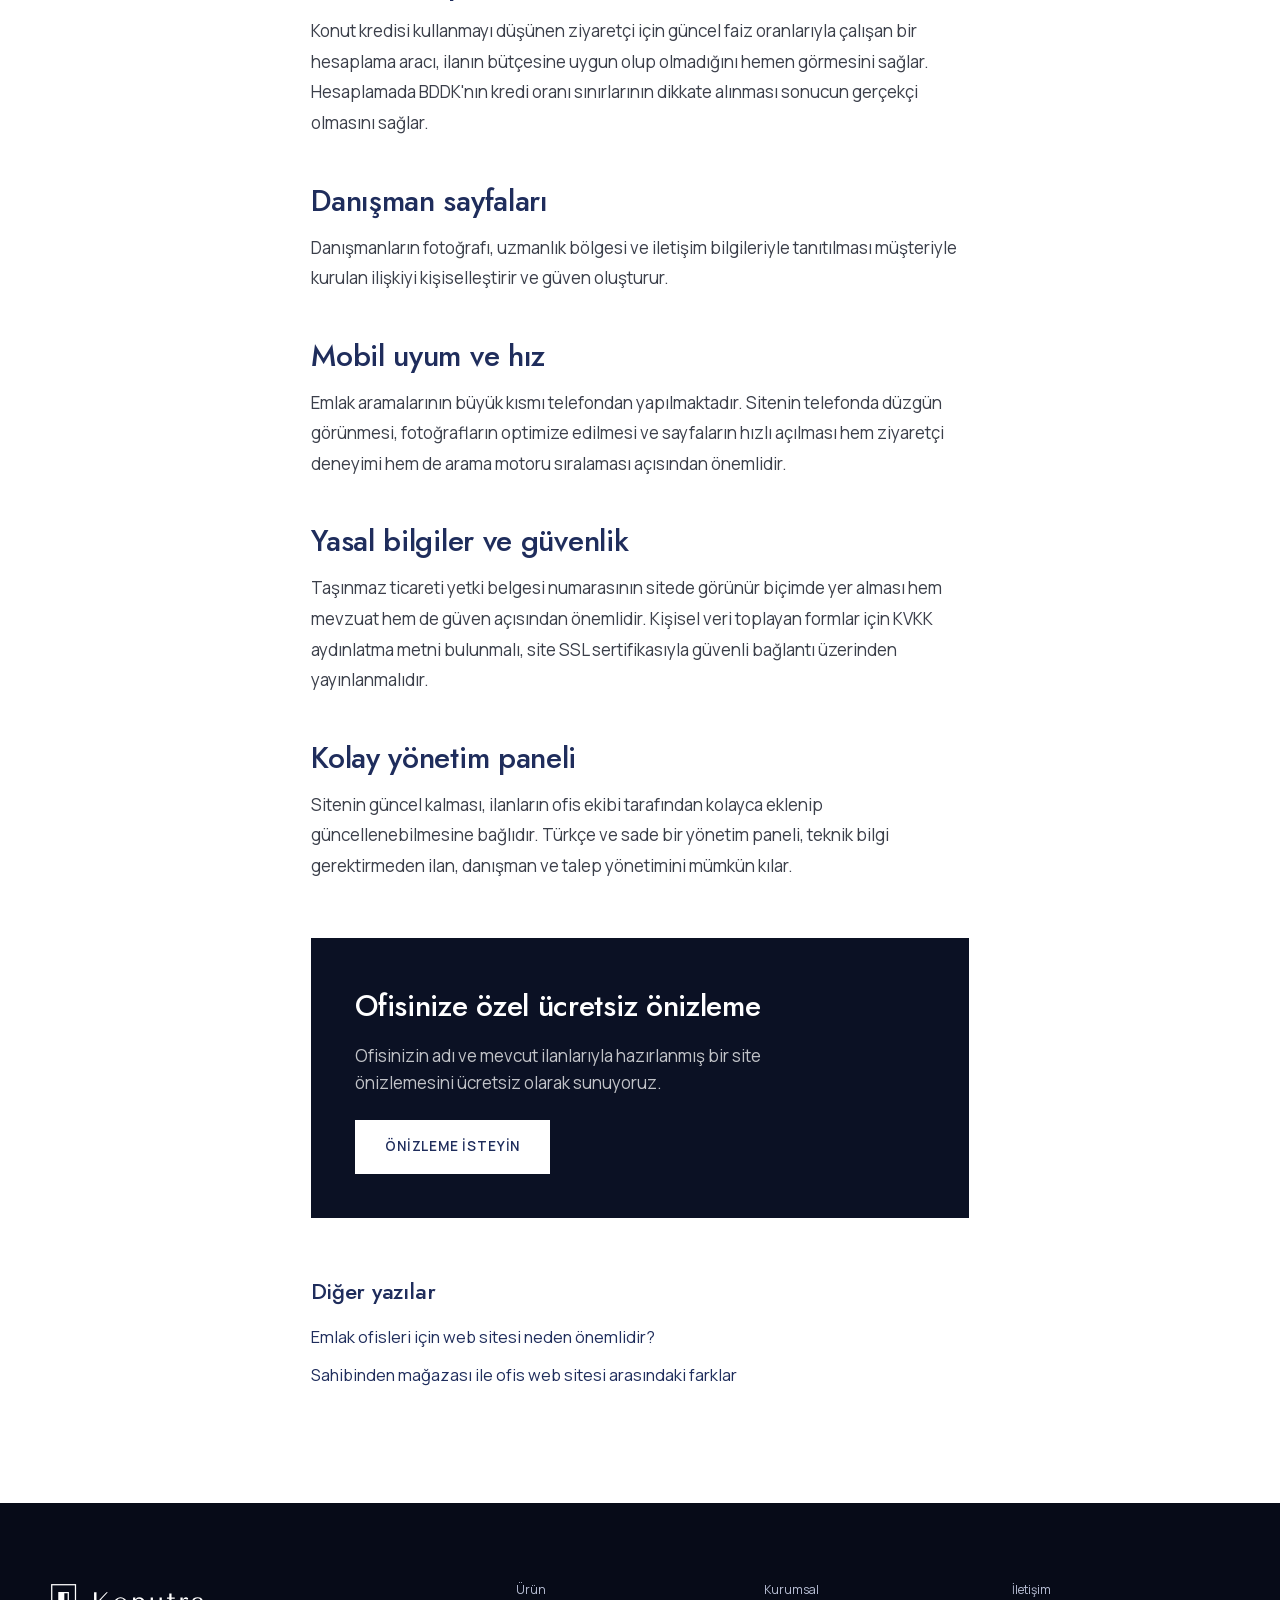
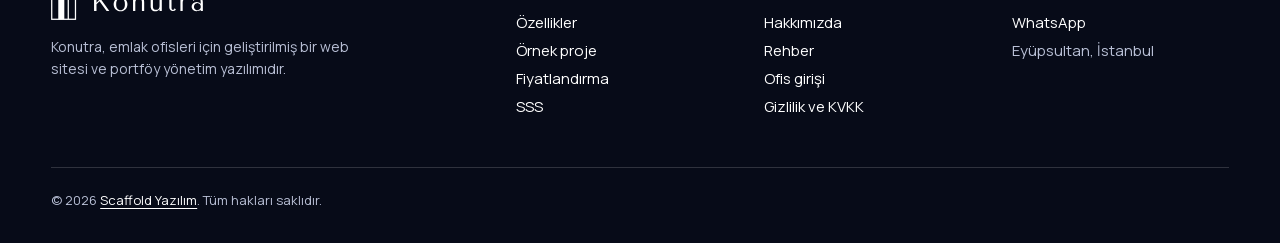
<file: rehber/emlak-sitesi-ozellikleri.html>
<!DOCTYPE html>
<html lang="tr">
<head>
<meta charset="utf-8">
<meta name="viewport" content="width=device-width, initial-scale=1">
<title>Bir emlak ofisi web sitesinde bulunması gereken özellikler | Konutra</title>
<meta name="description" content="Emlak ofisi web sitesinin ziyaretçiyi müşteriye dönüştürebilmesi için bazı temel özelliklere sahip olması gerekir. Bu yazıda bu özellikler başlıklar halinde ele alınmaktadır.">
<meta name="robots" content="index, follow, max-image-preview:large">
<link rel="canonical" href="https://konutra.com.tr/rehber/emlak-sitesi-ozellikleri.html">
<link rel="icon" href="/favicon.ico" sizes="48x48">
<link rel="icon" href="/favicon-96.png" type="image/png" sizes="96x96">
<link rel="icon" href="/favicon-192.png" type="image/png" sizes="192x192">
<link rel="icon" href="/favicon.svg" type="image/svg+xml">
<link rel="apple-touch-icon" href="../apple-touch-icon.png">
<meta name="theme-color" content="#1F2D5C">
<meta property="og:type" content="article">
<meta property="og:locale" content="tr_TR">
<meta property="og:site_name" content="Konutra">
<meta property="og:url" content="https://konutra.com.tr/rehber/emlak-sitesi-ozellikleri.html">
<meta property="og:title" content="Bir emlak ofisi web sitesinde bulunması gereken özellikler">
<meta property="og:description" content="Emlak ofisi web sitesinin ziyaretçiyi müşteriye dönüştürebilmesi için bazı temel özelliklere sahip olması gerekir. Bu yazıda bu özellikler başlıklar halinde ele alınmaktadır.">
<meta property="og:image" content="https://konutra.com.tr/img/og.jpg">
<meta name="twitter:card" content="summary_large_image">
<link rel="preload" href="../fonts/manrope-latin.woff2" as="font" type="font/woff2" crossorigin>
<link rel="preload" href="../fonts/jost-latin.woff2" as="font" type="font/woff2" crossorigin>
<link rel="stylesheet" href="../css/konutra.css?v=202611071427">
<script data-goatcounter="https://konutra.goatcounter.com/count" async src="//gc.zgo.at/count.js"></script>
<script type="application/ld+json">{"@context": "https://schema.org", "@graph": [{"@type": "Article", "headline": "Bir emlak ofisi web sitesinde bulunması gereken özellikler", "description": "Emlak ofisi web sitesinin ziyaretçiyi müşteriye dönüştürebilmesi için bazı temel özelliklere sahip olması gerekir. Bu yazıda bu özellikler başlıklar halinde ele alınmaktadır.", "datePublished": "2026-11-06", "dateModified": "2026-11-06", "inLanguage": "tr", "author": {"@id": "https://scaffoldtr.dev/#org"}, "publisher": {"@id": "https://scaffoldtr.dev/#org"}, "image": "https://konutra.com.tr/img/og.jpg", "mainEntityOfPage": "https://konutra.com.tr/rehber/emlak-sitesi-ozellikleri.html"}, {"@type": "Organization", "@id": "https://scaffoldtr.dev/#org", "name": "Scaffold Yazılım", "url": "https://scaffoldtr.dev"}, {"@type": "BreadcrumbList", "itemListElement": [{"@type": "ListItem", "position": 1, "name": "Konutra", "item": "https://konutra.com.tr/"}, {"@type": "ListItem", "position": 2, "name": "Rehber", "item": "https://konutra.com.tr/rehber/"}, {"@type": "ListItem", "position": 3, "name": "Bir emlak ofisi web sitesinde bulunması gereken özellikler"}]}]}</script>
</head>
<body class="rehber-sayfa">
<header class="nav scrolled" id="nav">
  <div class="wrap nav-in">
    <a class="logo" href="../"><img class="lg-koyu" src="../logo/konutra-logo.svg" alt="Konutra" width="132" height="31"><img class="lg-acik" src="../logo/konutra-logo-beyaz.svg" alt="" width="132" height="31"></a>
    <nav class="links" aria-label="Ana menü">
      <a class="ulink" href="../#ozellikler">Özellikler</a>
      <a class="ulink" href="../#ornek">Örnek proje</a>
      <a class="ulink" href="../#fiyatlandirma">Fiyatlandırma</a>
      <a class="ulink" href="./">Rehber</a>
      <a class="ulink" href="../#sss">SSS</a>
    </nav>
    <div class="right"><a class="login ulink" href="https://app.konutra.com.tr/panel/login">Giriş</a><a class="btn sm" href="../#demo" data-goatcounter-click="tik-rehber-menu-demo">Önizleme isteyin</a><button class="menu-btn" id="menuBtn" type="button" aria-expanded="false" aria-controls="mnav">Menü</button></div>
  </div>
</header>
<nav class="mnav" id="mnav" aria-label="Telefon menüsü">
  <a href="../#ozellikler">Özellikler</a><a href="../#ornek">Örnek proje</a><a href="../#fiyatlandirma">Fiyatlandırma</a><a href="./">Rehber</a><a href="../#sss">SSS</a><a href="https://app.konutra.com.tr/panel/login">Ofis girişi</a>
  <a class="btn" href="../#demo">Ücretsiz önizleme isteyin</a>
</nav>
<main>
<article class="wrap yazi">
  <nav class="kirinti" aria-label="Konum"><a href="../">Ana sayfa</a> / <a href="./">Rehber</a></nav>
  <h1>Bir emlak ofisi web sitesinde bulunması gereken özellikler</h1>
  <p class="yazi-ust"><time datetime="2026-11-06">6 Kasım 2026</time> · Konutra</p>
  <p class="yazi-ozet">Emlak ofisi web sitesinin ziyaretçiyi müşteriye dönüştürebilmesi için bazı temel özelliklere sahip olması gerekir. Bu yazıda bu özellikler başlıklar halinde ele alınmaktadır.</p>
  <div class="yazi-govde">
<p>Bir emlak sitesinin amacı ziyaretçinin aradığı gayrimenkulü kolayca bulmasını ve ofisle hızlıca iletişime geçmesini sağlamaktır. Aşağıdaki özellikler bu amaca hizmet eden temel unsurlardır.</p>

<h2>Gelişmiş ilan arama</h2>
<p>Ziyaretçi ilanları satılık ya da kiralık, mahalle, oda sayısı ve fiyat aralığına göre filtreleyebilmelidir. Arama sonuçlarının sıralanabilmesi ve sayfa değiştiğinde filtrelerin korunması kullanımı kolaylaştırır.</p>

<h2>Harita görünümü</h2>
<p>Konum, gayrimenkul seçiminde en belirleyici ölçütlerden biridir. İlanların harita üzerinde fiyat etiketleriyle gösterilmesi ziyaretçinin bölgeyi bir bakışta değerlendirmesini sağlar.</p>

<h2>Ayrıntılı ilan sayfası</h2>
<p>İlan sayfasında fotoğraf galerisi, metrekare, kat, bina yaşı, ısınma tipi, aidat, tapu durumu ve krediye uygunluk bilgileri yer almalıdır. Eksik bilgi, ziyaretçinin ofisi aramak yerine başka bir ilana geçmesine yol açar.</p>

<h2>Hızlı iletişim</h2>
<p>Her ilan sayfasında arama ve WhatsApp düğmeleri görünür olmalıdır. WhatsApp mesajının ilan başlığıyla birlikte açılması, danışmanın hangi ilan için yazıldığını anında görmesini sağlar.</p>

<h2>Gezme randevusu ve değerleme formu</h2>
<p>Gezme randevusu formu ilgilenen alıcıyı doğrudan görüşme aşamasına taşır. Değerleme formu ise satmak ya da kiraya vermek isteyen mülk sahiplerinden yeni portföy kazanılmasına katkı sağlar.</p>

<h2>Kredi hesaplama</h2>
<p>Konut kredisi kullanmayı düşünen ziyaretçi için güncel faiz oranlarıyla çalışan bir hesaplama aracı, ilanın bütçesine uygun olup olmadığını hemen görmesini sağlar. Hesaplamada BDDK'nın kredi oranı sınırlarının dikkate alınması sonucun gerçekçi olmasını sağlar.</p>

<h2>Danışman sayfaları</h2>
<p>Danışmanların fotoğrafı, uzmanlık bölgesi ve iletişim bilgileriyle tanıtılması müşteriyle kurulan ilişkiyi kişiselleştirir ve güven oluşturur.</p>

<h2>Mobil uyum ve hız</h2>
<p>Emlak aramalarının büyük kısmı telefondan yapılmaktadır. Sitenin telefonda düzgün görünmesi, fotoğrafların optimize edilmesi ve sayfaların hızlı açılması hem ziyaretçi deneyimi hem de arama motoru sıralaması açısından önemlidir.</p>

<h2>Yasal bilgiler ve güvenlik</h2>
<p>Taşınmaz ticareti yetki belgesi numarasının sitede görünür biçimde yer alması hem mevzuat hem de güven açısından önemlidir. Kişisel veri toplayan formlar için KVKK aydınlatma metni bulunmalı, site SSL sertifikasıyla güvenli bağlantı üzerinden yayınlanmalıdır.</p>

<h2>Kolay yönetim paneli</h2>
<p>Sitenin güncel kalması, ilanların ofis ekibi tarafından kolayca eklenip güncellenebilmesine bağlıdır. Türkçe ve sade bir yönetim paneli, teknik bilgi gerektirmeden ilan, danışman ve talep yönetimini mümkün kılar.</p>
</div>
  <aside class="rehber-cta">
  <h2>Ofisinize özel ücretsiz önizleme</h2>
  <p>Ofisinizin adı ve mevcut ilanlarıyla hazırlanmış bir site önizlemesini ücretsiz olarak sunuyoruz.</p>
  <a class="btn altin" href="../#demo" data-goatcounter-click="tik-rehber-yazi-demo">Önizleme isteyin</a>
</aside>
  <div class="yazi-diger"><h2>Diğer yazılar</h2><ul><li><a class="ulink" href="emlak-ofisi-web-sitesi.html">Emlak ofisleri için web sitesi neden önemlidir?</a></li><li><a class="ulink" href="sahibinden-magazasi-ve-web-sitesi.html">Sahibinden mağazası ile ofis web sitesi arasındaki farklar</a></li></ul></div>
</article>
</main>
<footer class="footer">
  <div class="wrap">
    <div class="cols">
      <div><a class="logo" href="../"><img src="../logo/konutra-logo-beyaz.svg" alt="Konutra" width="160" height="37"></a><p>Konutra, emlak ofisleri için geliştirilmiş bir web sitesi ve portföy yönetim yazılımıdır.</p></div>
      <div><div class="h">Ürün</div><a href="../#ozellikler">Özellikler</a><a href="../#ornek">Örnek proje</a><a href="../#fiyatlandirma">Fiyatlandırma</a><a href="../#sss">SSS</a></div>
      <div><div class="h">Kurumsal</div><a href="../#hakkimizda">Hakkımızda</a><a href="./">Rehber</a><a href="https://app.konutra.com.tr/panel/login">Ofis girişi</a><a href="../gizlilik.html">Gizlilik ve KVKK</a></div>
      <div><div class="h">İletişim</div><span id="iletisim"></span><span class="addr">Eyüpsultan, İstanbul</span></div>
    </div>
    <div class="bottom"><span>© <span id="yil"></span> <a href="https://scaffoldtr.dev" target="_blank" rel="noopener">Scaffold Yazılım</a>. Tüm hakları saklıdır.</span></div>
  </div>
</footer>
<a class="wa" id="wa" href="#" target="_blank" rel="noopener" aria-label="WhatsApp ile iletişime geçin" data-goatcounter-click="tik-whatsapp-sabit"><svg viewBox="0 0 24 24" fill="currentColor" aria-hidden="true"><path d="M12 2a10 10 0 0 0-8.6 15.1L2 22l5-1.3A10 10 0 1 0 12 2Zm0 18.2a8.2 8.2 0 0 1-4.2-1.2l-.3-.2-3 .8.8-2.9-.2-.3A8.2 8.2 0 1 1 12 20.2Zm4.5-6.1c-.2-.1-1.5-.7-1.7-.8-.2-.1-.4-.1-.6.1l-.8 1c-.1.2-.3.2-.5.1a6.7 6.7 0 0 1-3.3-2.9c-.2-.4.2-.4.7-1.3.1-.2 0-.3 0-.4l-.8-1.8c-.2-.5-.4-.4-.6-.4h-.5a1 1 0 0 0-.7.3 3 3 0 0 0-.9 2.2 5.2 5.2 0 0 0 1.1 2.7 11.8 11.8 0 0 0 4.5 4c1.7.7 2.3.8 3.2.6.5-.1 1.5-.6 1.8-1.2.2-.6.2-1.1.1-1.2l-.5-.3Z"/></svg></a>
<script src="../js/konutra.js?v=202611071427"></script>
</body>
</html>
</file>
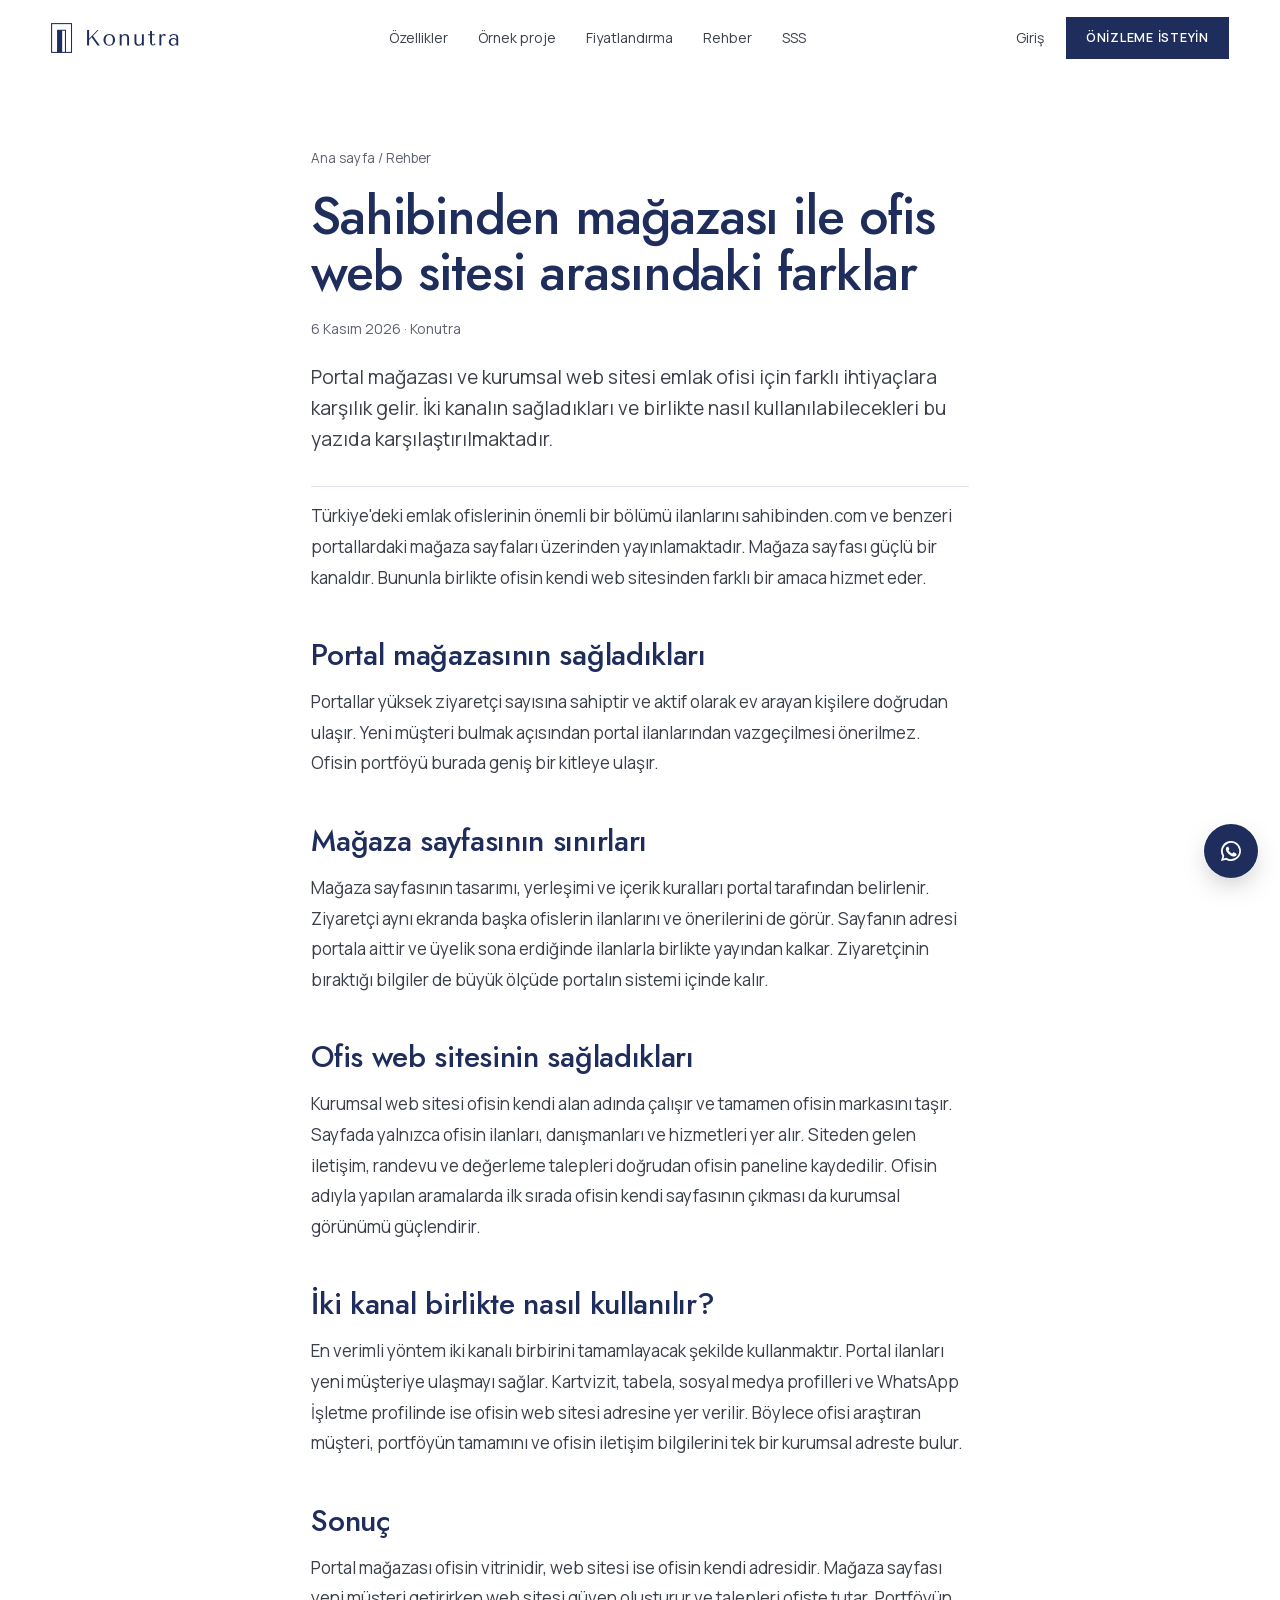
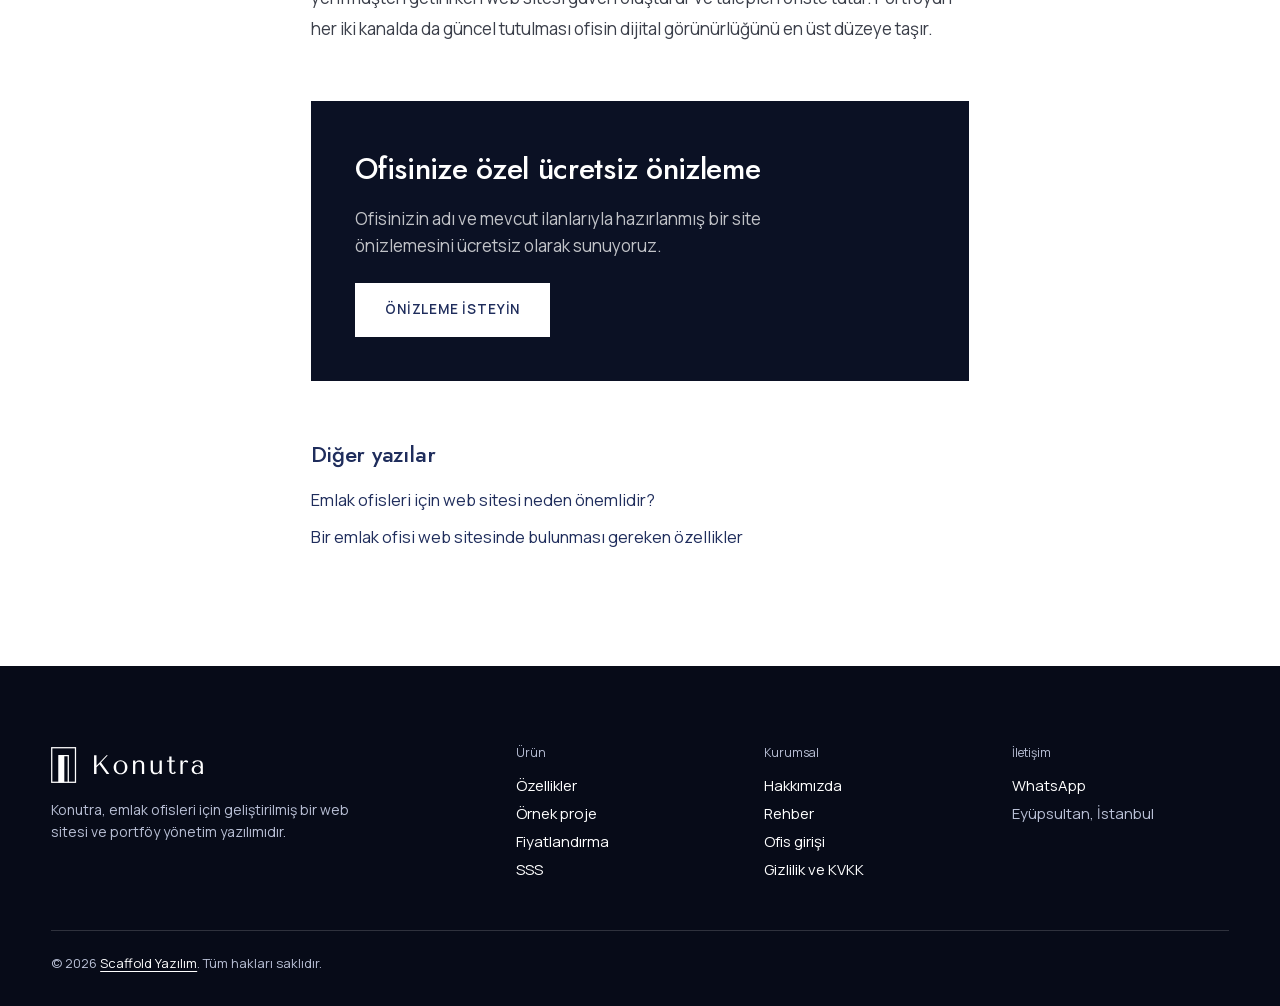
<file: rehber/sahibinden-magazasi-ve-web-sitesi.html>
<!DOCTYPE html>
<html lang="tr">
<head>
<meta charset="utf-8">
<meta name="viewport" content="width=device-width, initial-scale=1">
<title>Sahibinden mağazası ile ofis web sitesi arasındaki farklar | Konutra</title>
<meta name="description" content="Portal mağazası ve kurumsal web sitesi emlak ofisi için farklı ihtiyaçlara karşılık gelir. İki kanalın sağladıkları ve birlikte nasıl kullanılabilecekleri bu yazıda karşılaştırılmaktadır.">
<meta name="robots" content="index, follow, max-image-preview:large">
<link rel="canonical" href="https://konutra.com.tr/rehber/sahibinden-magazasi-ve-web-sitesi.html">
<link rel="icon" href="/favicon.ico" sizes="48x48">
<link rel="icon" href="/favicon-96.png" type="image/png" sizes="96x96">
<link rel="icon" href="/favicon-192.png" type="image/png" sizes="192x192">
<link rel="icon" href="/favicon.svg" type="image/svg+xml">
<link rel="apple-touch-icon" href="../apple-touch-icon.png">
<meta name="theme-color" content="#1F2D5C">
<meta property="og:type" content="article">
<meta property="og:locale" content="tr_TR">
<meta property="og:site_name" content="Konutra">
<meta property="og:url" content="https://konutra.com.tr/rehber/sahibinden-magazasi-ve-web-sitesi.html">
<meta property="og:title" content="Sahibinden mağazası ile ofis web sitesi arasındaki farklar">
<meta property="og:description" content="Portal mağazası ve kurumsal web sitesi emlak ofisi için farklı ihtiyaçlara karşılık gelir. İki kanalın sağladıkları ve birlikte nasıl kullanılabilecekleri bu yazıda karşılaştırılmaktadır.">
<meta property="og:image" content="https://konutra.com.tr/img/og.jpg">
<meta name="twitter:card" content="summary_large_image">
<link rel="preload" href="../fonts/manrope-latin.woff2" as="font" type="font/woff2" crossorigin>
<link rel="preload" href="../fonts/jost-latin.woff2" as="font" type="font/woff2" crossorigin>
<link rel="stylesheet" href="../css/konutra.css?v=202611071427">
<script data-goatcounter="https://konutra.goatcounter.com/count" async src="//gc.zgo.at/count.js"></script>
<script type="application/ld+json">{"@context": "https://schema.org", "@graph": [{"@type": "Article", "headline": "Sahibinden mağazası ile ofis web sitesi arasındaki farklar", "description": "Portal mağazası ve kurumsal web sitesi emlak ofisi için farklı ihtiyaçlara karşılık gelir. İki kanalın sağladıkları ve birlikte nasıl kullanılabilecekleri bu yazıda karşılaştırılmaktadır.", "datePublished": "2026-11-06", "dateModified": "2026-11-06", "inLanguage": "tr", "author": {"@id": "https://scaffoldtr.dev/#org"}, "publisher": {"@id": "https://scaffoldtr.dev/#org"}, "image": "https://konutra.com.tr/img/og.jpg", "mainEntityOfPage": "https://konutra.com.tr/rehber/sahibinden-magazasi-ve-web-sitesi.html"}, {"@type": "Organization", "@id": "https://scaffoldtr.dev/#org", "name": "Scaffold Yazılım", "url": "https://scaffoldtr.dev"}, {"@type": "BreadcrumbList", "itemListElement": [{"@type": "ListItem", "position": 1, "name": "Konutra", "item": "https://konutra.com.tr/"}, {"@type": "ListItem", "position": 2, "name": "Rehber", "item": "https://konutra.com.tr/rehber/"}, {"@type": "ListItem", "position": 3, "name": "Sahibinden mağazası ile ofis web sitesi arasındaki farklar"}]}]}</script>
</head>
<body class="rehber-sayfa">
<header class="nav scrolled" id="nav">
  <div class="wrap nav-in">
    <a class="logo" href="../"><img class="lg-koyu" src="../logo/konutra-logo.svg" alt="Konutra" width="132" height="31"><img class="lg-acik" src="../logo/konutra-logo-beyaz.svg" alt="" width="132" height="31"></a>
    <nav class="links" aria-label="Ana menü">
      <a class="ulink" href="../#ozellikler">Özellikler</a>
      <a class="ulink" href="../#ornek">Örnek proje</a>
      <a class="ulink" href="../#fiyatlandirma">Fiyatlandırma</a>
      <a class="ulink" href="./">Rehber</a>
      <a class="ulink" href="../#sss">SSS</a>
    </nav>
    <div class="right"><a class="login ulink" href="https://app.konutra.com.tr/panel/login">Giriş</a><a class="btn sm" href="../#demo" data-goatcounter-click="tik-rehber-menu-demo">Önizleme isteyin</a><button class="menu-btn" id="menuBtn" type="button" aria-expanded="false" aria-controls="mnav">Menü</button></div>
  </div>
</header>
<nav class="mnav" id="mnav" aria-label="Telefon menüsü">
  <a href="../#ozellikler">Özellikler</a><a href="../#ornek">Örnek proje</a><a href="../#fiyatlandirma">Fiyatlandırma</a><a href="./">Rehber</a><a href="../#sss">SSS</a><a href="https://app.konutra.com.tr/panel/login">Ofis girişi</a>
  <a class="btn" href="../#demo">Ücretsiz önizleme isteyin</a>
</nav>
<main>
<article class="wrap yazi">
  <nav class="kirinti" aria-label="Konum"><a href="../">Ana sayfa</a> / <a href="./">Rehber</a></nav>
  <h1>Sahibinden mağazası ile ofis web sitesi arasındaki farklar</h1>
  <p class="yazi-ust"><time datetime="2026-11-06">6 Kasım 2026</time> · Konutra</p>
  <p class="yazi-ozet">Portal mağazası ve kurumsal web sitesi emlak ofisi için farklı ihtiyaçlara karşılık gelir. İki kanalın sağladıkları ve birlikte nasıl kullanılabilecekleri bu yazıda karşılaştırılmaktadır.</p>
  <div class="yazi-govde">
<p>Türkiye'deki emlak ofislerinin önemli bir bölümü ilanlarını sahibinden.com ve benzeri portallardaki mağaza sayfaları üzerinden yayınlamaktadır. Mağaza sayfası güçlü bir kanaldır. Bununla birlikte ofisin kendi web sitesinden farklı bir amaca hizmet eder.</p>

<h2>Portal mağazasının sağladıkları</h2>
<p>Portallar yüksek ziyaretçi sayısına sahiptir ve aktif olarak ev arayan kişilere doğrudan ulaşır. Yeni müşteri bulmak açısından portal ilanlarından vazgeçilmesi önerilmez. Ofisin portföyü burada geniş bir kitleye ulaşır.</p>

<h2>Mağaza sayfasının sınırları</h2>
<p>Mağaza sayfasının tasarımı, yerleşimi ve içerik kuralları portal tarafından belirlenir. Ziyaretçi aynı ekranda başka ofislerin ilanlarını ve önerilerini de görür. Sayfanın adresi portala aittir ve üyelik sona erdiğinde ilanlarla birlikte yayından kalkar. Ziyaretçinin bıraktığı bilgiler de büyük ölçüde portalın sistemi içinde kalır.</p>

<h2>Ofis web sitesinin sağladıkları</h2>
<p>Kurumsal web sitesi ofisin kendi alan adında çalışır ve tamamen ofisin markasını taşır. Sayfada yalnızca ofisin ilanları, danışmanları ve hizmetleri yer alır. Siteden gelen iletişim, randevu ve değerleme talepleri doğrudan ofisin paneline kaydedilir. Ofisin adıyla yapılan aramalarda ilk sırada ofisin kendi sayfasının çıkması da kurumsal görünümü güçlendirir.</p>

<h2>İki kanal birlikte nasıl kullanılır?</h2>
<p>En verimli yöntem iki kanalı birbirini tamamlayacak şekilde kullanmaktır. Portal ilanları yeni müşteriye ulaşmayı sağlar. Kartvizit, tabela, sosyal medya profilleri ve WhatsApp İşletme profilinde ise ofisin web sitesi adresine yer verilir. Böylece ofisi araştıran müşteri, portföyün tamamını ve ofisin iletişim bilgilerini tek bir kurumsal adreste bulur.</p>

<h2>Sonuç</h2>
<p>Portal mağazası ofisin vitrinidir, web sitesi ise ofisin kendi adresidir. Mağaza sayfası yeni müşteri getirirken web sitesi güven oluşturur ve talepleri ofiste tutar. Portföyün her iki kanalda da güncel tutulması ofisin dijital görünürlüğünü en üst düzeye taşır.</p>
</div>
  <aside class="rehber-cta">
  <h2>Ofisinize özel ücretsiz önizleme</h2>
  <p>Ofisinizin adı ve mevcut ilanlarıyla hazırlanmış bir site önizlemesini ücretsiz olarak sunuyoruz.</p>
  <a class="btn altin" href="../#demo" data-goatcounter-click="tik-rehber-yazi-demo">Önizleme isteyin</a>
</aside>
  <div class="yazi-diger"><h2>Diğer yazılar</h2><ul><li><a class="ulink" href="emlak-ofisi-web-sitesi.html">Emlak ofisleri için web sitesi neden önemlidir?</a></li><li><a class="ulink" href="emlak-sitesi-ozellikleri.html">Bir emlak ofisi web sitesinde bulunması gereken özellikler</a></li></ul></div>
</article>
</main>
<footer class="footer">
  <div class="wrap">
    <div class="cols">
      <div><a class="logo" href="../"><img src="../logo/konutra-logo-beyaz.svg" alt="Konutra" width="160" height="37"></a><p>Konutra, emlak ofisleri için geliştirilmiş bir web sitesi ve portföy yönetim yazılımıdır.</p></div>
      <div><div class="h">Ürün</div><a href="../#ozellikler">Özellikler</a><a href="../#ornek">Örnek proje</a><a href="../#fiyatlandirma">Fiyatlandırma</a><a href="../#sss">SSS</a></div>
      <div><div class="h">Kurumsal</div><a href="../#hakkimizda">Hakkımızda</a><a href="./">Rehber</a><a href="https://app.konutra.com.tr/panel/login">Ofis girişi</a><a href="../gizlilik.html">Gizlilik ve KVKK</a></div>
      <div><div class="h">İletişim</div><span id="iletisim"></span><span class="addr">Eyüpsultan, İstanbul</span></div>
    </div>
    <div class="bottom"><span>© <span id="yil"></span> <a href="https://scaffoldtr.dev" target="_blank" rel="noopener">Scaffold Yazılım</a>. Tüm hakları saklıdır.</span></div>
  </div>
</footer>
<a class="wa" id="wa" href="#" target="_blank" rel="noopener" aria-label="WhatsApp ile iletişime geçin" data-goatcounter-click="tik-whatsapp-sabit"><svg viewBox="0 0 24 24" fill="currentColor" aria-hidden="true"><path d="M12 2a10 10 0 0 0-8.6 15.1L2 22l5-1.3A10 10 0 1 0 12 2Zm0 18.2a8.2 8.2 0 0 1-4.2-1.2l-.3-.2-3 .8.8-2.9-.2-.3A8.2 8.2 0 1 1 12 20.2Zm4.5-6.1c-.2-.1-1.5-.7-1.7-.8-.2-.1-.4-.1-.6.1l-.8 1c-.1.2-.3.2-.5.1a6.7 6.7 0 0 1-3.3-2.9c-.2-.4.2-.4.7-1.3.1-.2 0-.3 0-.4l-.8-1.8c-.2-.5-.4-.4-.6-.4h-.5a1 1 0 0 0-.7.3 3 3 0 0 0-.9 2.2 5.2 5.2 0 0 0 1.1 2.7 11.8 11.8 0 0 0 4.5 4c1.7.7 2.3.8 3.2.6.5-.1 1.5-.6 1.8-1.2.2-.6.2-1.1.1-1.2l-.5-.3Z"/></svg></a>
<script src="../js/konutra.js?v=202611071427"></script>
</body>
</html>
</file>
<file: css/konutra.css>
/* Konutra tanıtım sitesi */
@font-face { font-family: "Jost"; font-weight: 400 500; font-display: swap; src: url(../fonts/jost-latin-ext.woff2) format("woff2");
  unicode-range: U+0100-02BA, U+02BD-02C5, U+02C7-02CC, U+02CE-02D7, U+02DD-02FF, U+0304, U+0308, U+0329, U+1D00-1DBF, U+1E00-1E9F, U+1EF2-1EFF, U+2020, U+20A0-20AB, U+20AD-20C4, U+2113, U+2C60-2C7F, U+A720-A7FF; }
@font-face { font-family: "Jost"; font-weight: 400 500; font-display: swap; src: url(../fonts/jost-latin.woff2) format("woff2");
  unicode-range: U+0000-00FF, U+0131, U+0152-0153, U+02BB-02BC, U+02C6, U+02DA, U+02DC, U+0304, U+0308, U+0329, U+2000-206F, U+20AC, U+2122, U+2191, U+2193, U+2212, U+2215, U+FEFF, U+FFFD; }
@font-face { font-family: "Manrope"; font-weight: 400 600; font-display: swap; src: url(../fonts/manrope-latin-ext.woff2) format("woff2");
  unicode-range: U+0100-02BA, U+02BD-02C5, U+02C7-02CC, U+02CE-02D7, U+02DD-02FF, U+0304, U+0308, U+0329, U+1D00-1DBF, U+1E00-1E9F, U+1EF2-1EFF, U+2020, U+20A0-20AB, U+20AD-20C4, U+2113, U+2C60-2C7F, U+A720-A7FF; }
@font-face { font-family: "Manrope"; font-weight: 400 600; font-display: swap; src: url(../fonts/manrope-latin.woff2) format("woff2");
  unicode-range: U+0000-00FF, U+0131, U+0152-0153, U+02BB-02BC, U+02C6, U+02DA, U+02DC, U+0304, U+0308, U+0329, U+2000-206F, U+20AC, U+2122, U+2191, U+2193, U+2212, U+2215, U+FEFF, U+FFFD; }

:root {
  --bg: #ffffff; --fg: #15192a; --text: #3b3f4a; --muted: #5d6170; --line: #e3e5ec; --navy: #1F2D5C; --navy-2: #2C3D78; --navy-line: rgba(255,255,255,.16); --navy-text: #b9c0d6;
  --ease: cubic-bezier(.22, .8, .2, 1); --ease-io: cubic-bezier(.76, 0, .24, 1);
  --pad: clamp(20px, 4vw, 56px); --max: 1200px;
  --font: "Manrope", "Helvetica Neue", Arial, sans-serif; --font-head: "Jost", "Helvetica Neue", Arial, sans-serif;
}
*, *::before, *::after { box-sizing: border-box; }
html { -webkit-text-size-adjust: 100%; scroll-behavior: smooth; scroll-padding-top: 90px; }
body { margin: 0; background: var(--bg); color: var(--fg); font-family: var(--font); font-size: 17px; line-height: 1.6; -webkit-font-smoothing: antialiased; overflow-x: hidden; }
img { display: block; max-width: 100%; height: auto; }
picture { display: block; }
a { color: inherit; text-decoration: none; }
button, input { font: inherit; color: inherit; }
::selection { background: var(--navy); color: #fff; }
:focus-visible { outline: 2px solid currentColor; outline-offset: 3px; }
h1, h2, h3 { font-family: var(--font-head); font-weight: 500; color: var(--navy); letter-spacing: -.01em; margin: 0; }
.wrap { max-width: calc(var(--max) + 2 * var(--pad)); margin: 0 auto; padding-left: var(--pad); padding-right: var(--pad); }
.label { font-size: 13px; color: var(--muted); }
.ulink { position: relative; }
.ulink::after { content: ""; position: absolute; left: 0; right: 0; bottom: -3px; height: 1px; background: currentColor; transform: scaleX(0); transform-origin: right; transition: transform .4s var(--ease); }
.ulink:hover::after { transform: scaleX(1); transform-origin: left; }

/* Düğmeler */
.btn { display: inline-flex; align-items: center; justify-content: center; background: var(--navy); color: #fff; border: 0; padding: 0 24px; min-height: 48px; font-size: 15px; font-weight: 500; cursor: pointer; white-space: nowrap; transition: background .25s; }
.btn:hover { background: var(--navy-2); }
.btn.sm { min-height: 40px; padding: 0 18px; font-size: 14px; }
.btn.line { background: transparent; color: var(--navy); box-shadow: inset 0 0 0 1px var(--navy); transition: background .25s, color .25s; }
.btn.line:hover { background: var(--navy); color: #fff; }

/* Menü */
.nav { position: fixed; inset: 0 0 auto 0; z-index: 50; background: rgba(255,255,255,.96); border-bottom: 1px solid transparent; transition: border-color .3s; }
.nav.scrolled { border-color: var(--line); }
.nav-in { display: flex; align-items: center; justify-content: space-between; gap: 30px; height: 76px; }
.nav .links { display: flex; gap: 30px; font-size: 14px; color: var(--text); }
.nav .right { display: flex; align-items: center; gap: 22px; }
.nav .login { font-size: 14px; color: var(--text); }
.logo { display: flex; align-items: center; }
.logo img { height: 30px; width: auto; }
.menu-btn { display: none; background: none; border: 0; font-size: 14px; cursor: pointer; padding: 8px 0; margin-left: 16px; }
.mnav { display: none; }

/* Açılış */
.intro { padding-top: clamp(130px, 14vw, 170px); padding-bottom: 48px; }
.intro > * { max-width: 860px; }
.eyebrow { font-size: 13px; letter-spacing: .08em; text-transform: uppercase; color: var(--muted); }
.intro h1 { margin-top: 18px; font-size: clamp(38px, 5vw, 60px); line-height: 1.1; }
.intro .lead { margin: 24px 0 0; font-size: clamp(18px, 1.5vw, 20px); color: var(--text); max-width: 50ch; }
.intro .acts { display: flex; gap: 12px; flex-wrap: wrap; margin-top: 32px; }
.browser { border: 1px solid var(--line); background: #fff; box-shadow: 0 30px 70px -40px rgba(21, 25, 42, .35); }
.browser .bar { display: flex; align-items: center; gap: 7px; height: 30px; padding: 0 14px; border-bottom: 1px solid var(--line); background: #f7f8fa; }
.browser .bar i { width: 9px; height: 9px; border-radius: 50%; background: #d9dce3; }
.browser img { width: 100%; }
.hero-shot { margin: 0; }
.hero-shot figcaption { margin-top: 12px; font-size: 13px; color: var(--muted); }
.trust { display: grid; grid-template-columns: repeat(4, 1fr); margin-top: 56px; border-top: 1px solid var(--line); border-bottom: 1px solid var(--line); }
.trust div { padding: 24px 24px 24px 0; font-size: 15px; color: var(--text); }
.trust div + div { padding-left: 24px; border-left: 1px solid var(--line); }
.trust b { display: block; margin-bottom: 2px; font-family: var(--font-head); font-weight: 500; font-size: 19px; color: var(--navy); }

/* Bölümler */
.sec { padding-top: clamp(80px, 9vw, 120px); }
.sec-title { font-size: clamp(30px, 3vw, 40px); line-height: 1.15; }
.sec-row { display: flex; justify-content: space-between; align-items: end; gap: 40px; margin-bottom: 32px; }
.sec-note { margin: 12px 0 0; color: var(--muted); font-size: 15px; max-width: 46ch; }
.split { display: grid; grid-template-columns: 1fr 1.6fr; gap: clamp(32px, 6vw, 80px); }

/* Özellikler */
#ozellikler .sec-title { margin-bottom: 16px; }
.fx { display: grid; grid-template-columns: 1.25fr 1fr; gap: clamp(32px, 5vw, 72px); align-items: center; padding: clamp(36px, 4vw, 56px) 0; border-top: 1px solid var(--line); }
.fx.rev .fx-img { order: 2; }
.fx-img { border: 1px solid var(--line); box-shadow: 0 24px 60px -36px rgba(31, 45, 92, .4); }
.fx-img img { width: 100%; }
.fx h3 { margin-bottom: 12px; font-size: clamp(24px, 2.2vw, 30px); line-height: 1.15; }
.fx p { margin: 0 0 20px; color: var(--text); font-size: 16px; max-width: 46ch; }
.fx ul { margin: 0; padding: 0; list-style: none; columns: 2; column-gap: 28px; }
.fx li { position: relative; padding: 6px 0 6px 18px; font-size: 15px; break-inside: avoid; }
.fx li::before { content: ""; position: absolute; left: 0; top: 17px; width: 8px; height: 1.5px; background: var(--navy); }

/* Örnek proje */
.tab { background: none; border: 1px solid var(--line); padding: 9px 16px; font-size: 14px; cursor: pointer; transition: background .25s, color .25s, border-color .25s; }
.tab:hover { border-color: var(--navy); }
.tab[aria-selected="true"] { background: var(--navy); color: #fff; border-color: var(--navy); }
.live .switch { display: flex; gap: 6px; margin-bottom: 16px; flex-wrap: wrap; align-items: center; }
.live .switch .open { margin-left: auto; font-size: 14px; color: var(--text); }
.live iframe { display: block; width: 100%; height: min(78vh, 760px); border: 0; background: #f4f5f7; }

/* Fiyatlandırma */
.ptable { width: 100%; border-collapse: collapse; font-size: 17px; }
.ptable td { padding: 18px 0; border-bottom: 1px solid var(--line); }
.ptable tr:first-child td { border-top: 1px solid var(--line); }
.ptable td:last-child { text-align: right; font-family: var(--font-head); font-size: 24px; color: var(--navy); }
.pnote { margin: 18px 0 0; font-size: 15px; color: var(--muted); max-width: 62ch; }
.pnote b { color: var(--fg); font-weight: 600; }

/* Hakkımızda */
#hakkimizda .sec-title { margin-bottom: 32px; }
.founder { display: grid; grid-template-columns: 200px 1fr 260px; gap: clamp(28px, 4vw, 52px); padding-top: 36px; border-top: 1px solid var(--navy); align-items: start; }
.founder img { width: 200px; height: 250px; object-fit: cover; }
.founder .who b { display: block; font-family: var(--font-head); font-weight: 500; font-size: 22px; color: var(--navy); line-height: 1.2; }
.founder .who span { font-size: 14px; color: var(--muted); }
.founder p { margin: 14px 0 0; font-size: 16px; color: var(--text); max-width: 58ch; }
.facts { margin: 0; }
.facts div { padding: 12px 0; border-bottom: 1px solid var(--line); }
.facts div:first-child { padding-top: 0; }
.facts dt { font-size: 12px; color: var(--muted); }
.facts dd { margin: 2px 0 0; font-size: 15px; }

/* SSS */
.faq { border-top: 1px solid var(--line); }
.faq details { border-bottom: 1px solid var(--line); }
.faq summary { list-style: none; cursor: pointer; display: flex; justify-content: space-between; align-items: center; gap: 24px; padding: 20px 0; font-size: 17px; font-weight: 500; }
.faq summary::-webkit-details-marker { display: none; }
.faq summary i { position: relative; flex: 0 0 14px; height: 14px; }
.faq summary i::before, .faq summary i::after { content: ""; position: absolute; left: 0; right: 0; top: 50%; height: 1.5px; background: var(--navy); transition: transform .4s var(--ease); }
.faq summary i::after { transform: rotate(90deg); }
.faq details[open] summary i::after { transform: rotate(0); }
.faq p { margin: -4px 0 22px; color: var(--text); font-size: 16px; max-width: 62ch; }

/* Demo talebi */
.dark { background: var(--navy); color: #fff; margin-top: clamp(80px, 9vw, 120px); }
.dark h2 { color: #fff; }
.cta { display: grid; grid-template-columns: 1fr 1.2fr; gap: clamp(32px, 6vw, 90px); padding-top: clamp(70px, 8vw, 110px); padding-bottom: clamp(70px, 8vw, 110px); }
.cta h2 { font-size: clamp(34px, 3.6vw, 46px); line-height: 1.1; }
.cta .sub { margin: 18px 0 0; color: var(--navy-text); max-width: 40ch; }
.form { display: grid; grid-template-columns: 1fr 1fr; gap: 0 32px; align-content: start; }
.f { display: flex; flex-direction: column; border-bottom: 1px solid var(--navy-line); padding: 14px 0 8px; }
.f.full { grid-column: 1 / -1; }
.f label { font-size: 12px; color: var(--navy-text); }
.f input { border: 0; background: transparent; outline: none; padding: 6px 0; font-size: 18px; color: #fff; }
.f:focus-within { border-color: #fff; }
.f.err { border-color: #ff8a8a; }
.form .send { grid-column: 1 / -1; margin-top: 26px; display: flex; gap: 20px; align-items: center; flex-wrap: wrap; }
.form .btn { background: #fff; color: var(--navy); }
.form .btn:hover { background: #e4e7f0; }
.form .hint { font-size: 13px; color: var(--navy-text); max-width: 40ch; }

/* Alt bilgi */
.footer { background: #17224a; color: #fff; padding: clamp(56px, 6vw, 80px) 0 32px; }
.footer .cols { display: grid; grid-template-columns: 2fr 1fr 1fr 1fr; gap: 32px; padding-bottom: 44px; border-bottom: 1px solid var(--navy-line); }
.footer .h { font-size: 12px; color: var(--navy-text); margin-bottom: 12px; }
.footer a, .footer .addr { display: block; margin: 4px 0; font-size: 15px; }
.footer .addr { color: var(--navy-text); }
.footer .logo img { height: 36px; }
.footer p { color: var(--navy-text); font-size: 14px; max-width: 34ch; margin: 16px 0 0; }
.footer .bottom { display: flex; justify-content: space-between; gap: 20px; flex-wrap: wrap; padding-top: 22px; font-size: 13px; color: var(--navy-text); }
.footer .bottom a { display: inline; margin: 0; font-size: inherit; color: #fff; text-decoration: underline; text-underline-offset: 3px; }

/* WhatsApp düğmesi */
.wa { position: fixed; right: 22px; bottom: 22px; z-index: 45; width: 54px; height: 54px; border-radius: 50%; background: var(--navy); color: #fff; box-shadow: 0 0 0 1px rgba(255,255,255,.35), 0 10px 30px -10px rgba(0,0,0,.4); display: grid; place-items: center; transition: transform .3s var(--ease); }
.wa:hover { transform: scale(1.06); }
.wa svg { width: 24px; height: 24px; }

/* Gizlilik sayfası */
.legal { max-width: calc(760px + 2 * var(--pad)); margin: 0 auto; padding: clamp(130px, 14vw, 170px) var(--pad) clamp(80px, 10vw, 120px); }
.legal h1 { font-size: clamp(36px, 4.4vw, 56px); line-height: 1.1; margin: 16px 0 36px; }
.legal h2 { font-size: 22px; margin: 34px 0 10px; }
.legal p { font-size: 16px; line-height: 1.7; color: var(--text); }

/* Ölçülü belirme */
.js [data-reveal] { opacity: 0; transform: translateY(14px); transition: opacity .7s var(--ease), transform .7s var(--ease); }
.js [data-reveal].on { opacity: 1; transform: none; }

@media (max-width: 900px) {
  .nav .links { display: none; }
  #nav .right .btn, #nav .right .login { display: none; }
  .nav-in { height: 64px; }
  .logo img { height: 26px; }
  .menu-btn { display: inline-block; }
  .mnav { position: fixed; inset: 0; z-index: 49; background: #fff; padding: 96px var(--pad) var(--pad); display: flex; flex-direction: column; gap: 4px; transform: translateY(-100%); transition: transform .5s var(--ease-io); }
  .mnav.open { transform: none; }
  .mnav a { font-family: var(--font-head); font-size: 32px; font-weight: 500; color: var(--navy); }
  .mnav .btn { font-family: var(--font); font-size: 16px; color: #fff; margin-top: 24px; align-self: flex-start; }
  .trust { grid-template-columns: 1fr 1fr; }
  .trust div:nth-child(3) { border-left: 0; padding-left: 0; }
  .trust div:nth-child(n+3) { border-top: 1px solid var(--line); }
  .fx, .split, .cta { grid-template-columns: 1fr; }
  .fx.rev .fx-img { order: 0; }
  .sec-row { display: block; }
  .founder { grid-template-columns: 1fr; gap: 22px; }
  .founder img { width: 160px; height: 200px; }
  .form { grid-template-columns: 1fr; }
  .live iframe { height: 70vh; }
  .footer .cols { grid-template-columns: 1fr 1fr; }
}
@media (max-width: 520px) {
  .fx ul { columns: 1; }
  .trust div { padding-right: 12px; }
  .trust div + div { padding-left: 12px; }
}
@media (prefers-reduced-motion: reduce) {
  *, *::before, *::after { transition-duration: .01ms !important; animation: none !important; scroll-behavior: auto !important; }
}
.live .switch .ornek-ad { font-size: 14px; font-weight: 500; color: var(--text); }

/* Ana görsel: site, telefon ve panel bildirimi. Taslak 1120 x 600 ölçüsündedir; her şey kutunun genişliğine göre
   (cqw) orantılı küçülür, böylece telefonda da aynı kompozisyon görünür. 1cqw = taslakta 11,2 piksel. */
.sahne { position: relative; aspect-ratio: 1120 / 600; container-type: inline-size; border-radius: 16px; background: linear-gradient(160deg, #eef0f5, #dde2ec); overflow: hidden; }
.sahne .site { position: absolute; left: 5.4%; top: 8.3%; width: 73.2%; box-shadow: 0 2.7cqw 6.2cqw -3.1cqw rgba(21,25,42,.45); }
.sahne .site .bar { height: 2.3cqw; gap: .6cqw; padding: 0 1.1cqw; }
.sahne .site .bar i { width: .8cqw; height: .8cqw; }
.sahne .tel { position: absolute; left: 73.2%; top: 25%; width: 20.5%; border: .8cqw solid #15171f; border-radius: 3.2cqw; overflow: hidden; background: #15171f; box-shadow: 0 3.6cqw 6.2cqw -2.2cqw rgba(0,0,0,.5); }
.sahne .tel img { width: 100%; border-radius: 2.4cqw; }
.bildirim { position: absolute; right: 1.8%; top: 6.7%; width: 25.9%; background: #fff; border-radius: 1.1cqw; padding: 1.25cqw 1.45cqw; box-shadow: 0 2.1cqw 4.5cqw -1.8cqw rgba(21,25,42,.45); font-size: 1.25cqw; line-height: 1.4; z-index: 2; }
.bildirim .ust { display: flex; justify-content: space-between; font-size: 1.07cqw; color: var(--muted); margin-bottom: .55cqw; }
.bildirim .ust b { color: var(--navy); font-weight: 600; }
.bildirim .t { font-weight: 600; color: var(--fg); }
.bildirim .s { color: var(--muted); margin-top: .2cqw; }
.bildirim .dur { display: inline-block; margin-top: .7cqw; font-size: 1.07cqw; font-weight: 600; background: #fdecea; color: #b42318; padding: .2cqw .8cqw; border-radius: 2cqw; }

/* Ana görsel animasyonu */
.js .sahne .site { opacity: 0; transform: translateY(24px); transition: opacity .9s var(--ease), transform .9s var(--ease); }
.js .sahne .tel { opacity: 0; transform: translateX(40px); transition: opacity .9s var(--ease) .25s, transform .9s var(--ease) .25s; }
.js .sahne .bildirim { opacity: 0; transform: translateY(-10px) scale(.96); transition: opacity .5s var(--ease), transform .5s var(--ease); }
.js .sahne.on .site, .js .sahne.on .tel { opacity: 1; transform: none; }
.js .sahne .bildirim.on { opacity: 1; transform: none; }
.bildirim .dur.yesil { background: #e7f6ec; color: #18794e; }
@media (prefers-reduced-motion: reduce) { .js .sahne .site, .js .sahne .tel, .js .sahne .bildirim { opacity: 1; transform: none; transition: none; } }

/* Videolu sayfa başı */
.vhero { position: relative; margin-top: 76px; min-height: calc(100svh - 76px); max-height: 860px; display: flex; align-items: flex-end; overflow: hidden; background: #111827; color: #fff; }
.vhero-video { position: absolute; inset: -12px; width: calc(100% + 24px); height: calc(100% + 24px); object-fit: cover; filter: blur(3px) saturate(1.1); }
.vhero:after { content: ""; position: absolute; inset: 0; background: linear-gradient(90deg, rgba(17,26,56,.94) 0%, rgba(17,26,56,.82) 45%, rgba(17,26,56,.55) 100%); }
.vhero-ic { position: relative; z-index: 2; width: 100%; padding-top: 80px; padding-bottom: 72px; }
.vhero .eyebrow { color: rgba(255,255,255,.75); }
.vhero h1 { color: #fff; margin-top: 18px; font-size: clamp(38px, 5vw, 62px); line-height: 1.08; max-width: 17ch; }
.vhero .lead { color: rgba(255,255,255,.86); margin: 22px 0 0; font-size: clamp(17px, 1.5vw, 20px); max-width: 48ch; }
.vhero .acts { display: flex; gap: 12px; flex-wrap: wrap; margin-top: 32px; }
.btn.acik { background: #fff; color: var(--navy); }
.btn.acik:hover { background: #e9ecf4; }
.btn.cizgi { background: transparent; color: #fff; box-shadow: inset 0 0 0 1px rgba(255,255,255,.7); }
.btn.cizgi:hover { background: rgba(255,255,255,.1); }
.vhero-not { margin-top: 40px; font-size: 12.5px; color: rgba(255,255,255,.55); }
@media (max-width: 900px) { .vhero { margin-top: 64px; min-height: calc(100svh - 64px); } .vhero:after { background: linear-gradient(0deg, rgba(14,20,40,.92) 0%, rgba(14,20,40,.75) 55%, rgba(14,20,40,.45) 100%); } .vhero-ic { padding-bottom: 48px; } }
@media (prefers-reduced-motion: reduce) { .vhero-video { display: none; } .vhero { background: #111827 url(../img/hero-poster.jpg) center/cover; } }

/* Premium koyu sayfa başı */
:root { --altin: #E2B15C; --gece: #0B1124; }
.khero { position: relative; min-height: 100svh; background: var(--gece); color: #fff; overflow: hidden; display: flex; align-items: center; }
.khero .isik { position: absolute; inset: 0; pointer-events: none; }
.khero .isik i { position: absolute; border-radius: 50%; filter: blur(80px); opacity: .55; }
.khero .isik i:nth-child(1) { width: 620px; height: 620px; left: -160px; top: -140px; background: #1F2D5C; animation: suzul1 18s ease-in-out infinite alternate; }
.khero .isik i:nth-child(2) { width: 520px; height: 520px; right: -120px; bottom: -180px; background: #2C3D78; animation: suzul2 22s ease-in-out infinite alternate; }
.khero .isik i:nth-child(3) { width: 260px; height: 260px; left: 42%; top: 18%; background: rgba(226,177,92,.35); animation: suzul1 26s ease-in-out infinite alternate-reverse; }
@keyframes suzul1 { to { transform: translate(120px, 80px) scale(1.1); } }
@keyframes suzul2 { to { transform: translate(-140px, -60px) scale(1.15); } }
.khero-ic { position: relative; z-index: 2; width: 100%; padding-top: 140px; padding-bottom: 120px; }
.khero .eyebrow { color: rgba(255,255,255,.62); }
.khero h1 { color: #fff; font-size: clamp(38px, 5.4vw, 72px); line-height: 1.04; max-width: 14ch; margin-top: 20px; letter-spacing: -.02em; }
.khero .lead { color: rgba(255,255,255,.78); margin: 26px 0 0; font-size: clamp(17px, 1.45vw, 20px); max-width: 44ch; }
.khero .acts { display: flex; gap: 14px; flex-wrap: wrap; margin-top: 38px; }
.btn.altin { background: var(--altin); color: #141a2e; letter-spacing: .06em; text-transform: uppercase; font-size: 13.5px; font-weight: 600; min-height: 54px; padding: 0 30px; }
.btn.altin:hover { background: #ecc277; }
.btn.altin-cizgi { background: transparent; color: #fff; box-shadow: inset 0 0 0 1px var(--altin); letter-spacing: .06em; text-transform: uppercase; font-size: 13.5px; font-weight: 600; min-height: 54px; padding: 0 30px; }
.btn.altin-cizgi:hover { background: rgba(226,177,92,.1); }
.vitrin { position: absolute; z-index: 1; right: max(40px, calc((100vw - 1200px) / 2 - 20px)); top: 50%; width: min(40vw, 520px); transform: translateY(-46%); }
.cihaz { position: relative; border: 10px solid #1a1f2e; border-radius: 22px; overflow: hidden; background: #1a1f2e; box-shadow: 0 50px 100px -30px rgba(0,0,0,.7); animation: yuz 7s ease-in-out infinite alternate; }
.cihaz img { display: block; width: 100%; aspect-ratio: 4 / 4.4; object-fit: cover; border-radius: 12px; }
.ilan-bilgi { position: absolute; left: 0; right: 0; bottom: 0; padding: 60px 22px 20px; background: linear-gradient(0deg, rgba(8,12,24,.85), rgba(8,12,24,0)); display: grid; gap: 2px; border-radius: 0 0 12px 12px; }
.ilan-bilgi span { font-size: 12.5px; color: rgba(255,255,255,.75); }
.ilan-bilgi b { font-family: var(--font-head); font-weight: 500; font-size: 22px; }
.ilan-bilgi em { font-style: normal; color: var(--altin); font-weight: 600; font-size: 16px; }
.sayac { position: absolute; left: -90px; top: 14%; width: 210px; background: #fff; color: var(--fg); border-radius: 16px; padding: 20px 22px; box-shadow: 0 30px 60px -20px rgba(0,0,0,.55); display: grid; gap: 4px; animation: yuz 6s ease-in-out infinite alternate-reverse; }
.sayac svg { width: 28px; height: 28px; color: var(--navy); margin-bottom: 8px; }
.sayac b { font-family: var(--font-head); font-weight: 600; font-size: 34px; line-height: 1; color: var(--navy); }
.sayac span { font-size: 14px; color: var(--muted); }
.sayac span i { font-style: normal; color: #18794e; font-weight: 700; }
@keyframes yuz { to { transform: translateY(-14px); } }

/* Koyu sayfa başında menü saydam ve açık renkli, kaydırınca beyaza döner */
.lg-acik { display: none !important; }
body:has(.khero) .nav:not(.scrolled) { background: transparent; }
body:has(.khero) .nav:not(.scrolled) .lg-koyu { display: none !important; }
body:has(.khero) .nav:not(.scrolled) .lg-acik { display: block !important; }
body:has(.khero) .nav:not(.scrolled) .links, body:has(.khero) .nav:not(.scrolled) .login, body:has(.khero) .nav:not(.scrolled) .menu-btn { color: #fff; }
body:has(.khero) .nav:not(.scrolled) .btn.sm { background: var(--altin); color: #141a2e; }
.nav { transition: background .3s, border-color .3s; }

@media (max-width: 1000px) {
  .khero { display: block; min-height: 0; }
  .khero-ic { padding-top: 120px; padding-bottom: 40px; }
  .vitrin { position: relative; right: auto; top: auto; transform: none; width: auto; margin: 0 24px 70px 70px; }
  .sayac { left: -50px; width: 170px; padding: 16px; }
  .sayac b { font-size: 28px; }
}
@media (prefers-reduced-motion: reduce) { .khero .isik i, .cihaz, .sayac { animation: none; } }

/* Sayfanın geri kalanı koyu başlıkla aynı dilde */
.khero-ic { padding-bottom: 200px; }
.trust-kap { position: absolute; left: 0; right: 0; bottom: 0; z-index: 2; border-top: 1px solid rgba(255,255,255,.1); background: rgba(8,12,26,.35); backdrop-filter: blur(6px); }
.trust.koyu { margin: 0; border: 0; }
.trust.koyu div { color: rgba(255,255,255,.62); padding: 26px 24px 28px 0; }
.trust.koyu div + div { border-left-color: rgba(255,255,255,.1); padding-left: 24px; }
.trust.koyu b { color: #fff; }
.vitrin { transform: translateY(-58%); }

/* Düğmeler: altın, büyük harf */
.btn { background: var(--altin); color: #141a2e; text-transform: uppercase; letter-spacing: .06em; font-size: 13.5px; font-weight: 600; min-height: 52px; padding: 0 28px; }
.btn:hover { background: #ecc277; }
.btn.sm { min-height: 42px; padding: 0 20px; font-size: 12.5px; }
.btn.line { background: transparent; color: var(--navy); box-shadow: inset 0 0 0 1px var(--navy); }
.btn.line:hover { background: var(--navy); color: #fff; }
.form .btn { background: var(--altin); color: #141a2e; }
.form .btn:hover { background: #ecc277; }

/* Başlıklar daha güçlü */
.sec-title { font-size: clamp(34px, 3.8vw, 54px); line-height: 1.06; letter-spacing: -.02em; }
.sec { padding-top: clamp(90px, 10vw, 140px); }

/* Koyu bantlar: örnek proje, demo talebi ve alt bilgi */
.gece-bolum { background: var(--gece); color: #fff; margin-top: clamp(90px, 10vw, 140px); }
.gece-bolum .sec { padding-bottom: clamp(80px, 9vw, 120px); }
.gece-bolum .sec-title { color: #fff; }
.gece-bolum .sec-note { color: rgba(255,255,255,.6); }
.gece-bolum .live .switch .ornek-ad, .gece-bolum .live .switch .open { color: rgba(255,255,255,.8); }
.gece-bolum .browser { border-color: rgba(255,255,255,.08); box-shadow: 0 50px 100px -40px rgba(0,0,0,.8); }
.dark { background: var(--gece); }
.footer { background: #070B18; }

/* Sarı kullanılmaz: koyu zeminde beyaz, açık zeminde lacivert */
.btn { background: var(--navy); color: #fff; }
.btn:hover { background: #2C3D78; }
.btn.altin { background: #fff; color: var(--navy); }
.btn.altin:hover { background: #e6e9f2; }
.btn.altin-cizgi { box-shadow: inset 0 0 0 1px rgba(255,255,255,.6); color: #fff; }
.btn.altin-cizgi:hover { background: rgba(255,255,255,.08); }
.form .btn { background: #fff; color: var(--navy); }
.form .btn:hover { background: #e6e9f2; }
body:has(.khero) .nav:not(.scrolled) .btn.sm { background: #fff; color: var(--navy); }
.ilan-bilgi em { color: #d6dcef; }
.khero .isik i:nth-child(3) { background: rgba(92,124,210,.35); }

/* Ücretsiz önizleme teklifi */
.oniz-liste { list-style: none; padding: 0; margin: 30px 0 0; display: grid; gap: 12px; max-width: 42ch; }
.oniz-liste li { position: relative; padding-left: 26px; color: rgba(255,255,255,.82); font-size: 15.5px; }
.oniz-liste li::before { content: ""; position: absolute; left: 0; top: 7px; width: 12px; height: 7px; border-left: 1.5px solid #fff; border-bottom: 1.5px solid #fff; transform: rotate(-45deg); }
.hform { margin-top: 38px; max-width: min(640px, 100%); }
@media (min-width: 1001px) { .hform { max-width: min(640px, calc(100vw - min(40vw, 520px) - 260px)); } }
.hform-ust { font-size: 13px; letter-spacing: .08em; text-transform: uppercase; color: rgba(255,255,255,.62); margin-bottom: 12px; }
.hform-sat { display: grid; grid-template-columns: 1fr 1fr auto; background: rgba(255,255,255,.07); border: 1px solid rgba(255,255,255,.16); backdrop-filter: blur(8px); padding: 6px; gap: 6px; }
.hf { display: flex; flex-direction: column; justify-content: center; padding: 8px 16px; cursor: text; }
.hf + .hf { border-left: 1px solid rgba(255,255,255,.14); }
.hf span { font-size: 11.5px; color: rgba(255,255,255,.6); }
.hf input { border: 0; outline: none; background: transparent; color: #fff; font-size: 16px; padding: 3px 0 0; }
.hf input::placeholder { color: rgba(255,255,255,.35); }
.hf.err span { color: #ffb4b4; }
.hform .btn { min-height: 58px; }
.hform-alt { margin-top: 14px; font-size: 14px; color: rgba(255,255,255,.62); }
.hform-alt a { color: #fff; margin-left: 4px; white-space: nowrap; }
@media (max-width: 760px) {
  .hform-sat { grid-template-columns: 1fr; }
  .hf + .hf { border-left: 0; border-top: 1px solid rgba(255,255,255,.14); }
}

/* Panel tanıtım videosu */
.pvideo { max-width: 880px; margin: 0 auto clamp(40px, 6vw, 80px); }
.pvideo .browser { border-radius: 10px; overflow: hidden; }
.pvideo .bar span { margin-left: 14px; font-size: 12px; color: var(--muted); background: #fff; border: 1px solid var(--line); border-radius: 6px; padding: 2px 14px; }
.pvideo video { display: block; width: 100%; height: auto; aspect-ratio: 1280 / 800; background: #f7f8fa; }

/* Örnek proje sekmeleri koyu zeminde */
.live .tabs { display: flex; gap: 6px; flex-wrap: wrap; }
.gece-bolum .tab { color: rgba(255,255,255,.75); border-color: rgba(255,255,255,.2); }
.gece-bolum .tab:hover { border-color: #fff; color: #fff; }
.gece-bolum .tab[aria-selected="true"] { background: #fff; color: var(--navy); border-color: #fff; }

/* Rehber yazıları */
.rehber-sayfa main { padding-top: 76px; }
.kirinti { font-size: 13.5px; color: var(--muted); padding-top: clamp(40px, 6vw, 72px); }
.kirinti a:hover { color: var(--navy); }
.yazi { max-width: 760px; padding-bottom: clamp(70px, 9vw, 120px); }
.yazi h1, .yazi-liste h1 { font-size: clamp(34px, 4.2vw, 52px); line-height: 1.08; letter-spacing: -.02em; margin-top: 18px; }
.yazi-ust { margin: 18px 0 0; font-size: 14px; color: var(--muted); }
.yazi-ozet { margin: 22px 0 0; font-size: clamp(18px, 1.5vw, 20px); line-height: 1.6; color: var(--text); padding-bottom: 32px; border-bottom: 1px solid var(--line); }
.yazi-govde h2 { font-size: clamp(24px, 2.4vw, 30px); line-height: 1.2; margin: 44px 0 0; }
.yazi-govde p { margin: 14px 0 0; font-size: 17px; line-height: 1.8; color: var(--text); }
.rehber-cta { margin-top: 56px; background: var(--gece); color: #fff; padding: clamp(28px, 4vw, 44px); }
.rehber-cta h2 { color: #fff; font-size: clamp(24px, 2.4vw, 30px); }
.rehber-cta p { margin: 12px 0 24px; color: rgba(255,255,255,.75); max-width: 46ch; }
.yazi-diger { margin-top: 56px; }
.yazi-diger h2 { font-size: 22px; }
.yazi-diger ul { list-style: none; padding: 0; margin: 14px 0 0; display: grid; gap: 10px; }
.yazi-diger a { color: var(--navy); font-size: 16.5px; }
.yazi-liste { padding-bottom: clamp(70px, 9vw, 120px); }
.yazi-liste .yazi-ozet { border: 0; max-width: 52ch; }
.rehber-grid { display: grid; grid-template-columns: repeat(3, 1fr); gap: 24px; margin-top: 12px; }
.rehber-kart { display: flex; flex-direction: column; gap: 12px; border-top: 1px solid var(--navy); padding-top: 22px; }
.rehber-kart time { font-size: 13px; color: var(--muted); }
.rehber-kart h2 { font-size: 23px; line-height: 1.25; }
.rehber-kart p { margin: 0; color: var(--text); font-size: 15.5px; }
.rehber-kart .ulink { margin-top: auto; color: var(--navy); font-weight: 500; font-size: 14.5px; }
.rehber-kart:hover h2 { text-decoration: underline; text-underline-offset: 4px; text-decoration-thickness: 1px; }
@media (max-width: 900px) { .rehber-grid { grid-template-columns: 1fr; } }
.pv-kap { position: relative; }
.pv-oynat { position: absolute; left: 50%; top: calc(50% + 15px); transform: translate(-50%, -50%); width: 76px; height: 76px; border-radius: 50%; border: 0; background: var(--navy); color: #fff; display: grid; place-items: center; cursor: pointer; }
.pv-oynat[hidden] { display: none; }
.pv-oynat svg { width: 30px; height: 30px; margin-left: 4px; }

/* paketler */
.paketler { display: grid; grid-template-columns: repeat(3, 1fr); gap: 20px; margin-top: 40px; }
.paket { display: flex; flex-direction: column; border: 1px solid var(--line); padding: 32px 28px; background: #fff; }
.paket.one { background: var(--navy); border-color: var(--navy); color: #fff; }
.pk-ust { display: flex; align-items: center; justify-content: space-between; gap: 12px; min-height: 28px; }
.pk-ad { font-family: var(--font-head); font-size: 22px; color: var(--navy); }
.paket.one .pk-ad { color: #fff; }
.pk-rozet { font-size: 12px; letter-spacing: .08em; text-transform: uppercase; border: 1px solid var(--navy-line); color: var(--navy-text); padding: 5px 10px; white-space: nowrap; }
.pk-fiyat { font-family: var(--font-head); font-size: 38px; color: var(--navy); margin: 22px 0 6px; }
.paket.one .pk-fiyat { color: #fff; }
.pk-fiyat s { font-size: 20px; color: var(--muted); margin-right: 6px; }
.paket.one .pk-fiyat s, .paket.one li s { color: var(--navy-text); }
.pk-fiyat small { font-family: var(--font); font-size: 15px; color: var(--muted); margin-left: 4px; }
.paket.one .pk-fiyat small { color: var(--navy-text); }
.paket ul { list-style: none; margin: 18px 0 28px; padding: 0; flex: 1; }
.paket li { padding: 11px 0; border-top: 1px solid var(--line); font-size: 15px; color: var(--text); }
.paket.one li { border-color: var(--navy-line); color: #e6e9f2; }
.paket li s { color: var(--muted); margin-left: 6px; }
.paket .btn { width: 100%; }
.paket.one .btn { background: #fff; color: var(--navy); }
.paket .btn.cizgi { background: transparent; color: var(--navy); border: 1px solid var(--navy); }
@media (max-width: 900px) { .paketler { grid-template-columns: 1fr; } }

/* paket kartları: dönen ışıklı çerçeve ve parıltı */
@property --pro-aci { syntax: "<angle>"; initial-value: 0deg; inherits: false; }
.paket { position: relative; isolation: isolate; overflow: hidden; border: 0;
  --isik: #8fb0ff; --isik-orta: #ffffff; --parilti: rgba(255,255,255,.10); --kenar: rgba(31,45,92,.12); }
.paket:not(.one):not(.pro) { --isik: #2C3D78; --isik-orta: #6f8ae0; --parilti: rgba(31,45,92,.06); box-shadow: inset 0 0 0 1px var(--kenar); }
.paket::before { content: ""; position: absolute; inset: 0; z-index: -2; padding: 2px;
  background: conic-gradient(from var(--pro-aci), transparent 0deg, var(--isik) 60deg, var(--isik-orta) 90deg, var(--isik) 120deg, transparent 180deg, transparent 360deg);
  -webkit-mask: linear-gradient(#000 0 0) content-box, linear-gradient(#000 0 0); -webkit-mask-composite: xor; mask-composite: exclude;
  animation: pro-don 4s linear infinite; }
.paket::after { content: ""; position: absolute; top: 0; bottom: 0; left: -60%; width: 40%; z-index: -1;
  background: linear-gradient(100deg, transparent, var(--parilti), transparent); transform: skewX(-18deg);
  animation: pro-parilti 5s ease-in-out infinite; }
.paket.one::before { animation-delay: -1.3s; } .paket.one::after { animation-delay: .8s; }
.paket:nth-child(2)::before { animation-delay: -2.6s; } .paket:nth-child(2)::after { animation-delay: 1.6s; }
@keyframes pro-don { to { --pro-aci: 360deg; } }
@keyframes pro-parilti { 0%, 55% { left: -60%; } 100% { left: 130%; } }
.paket.pro { color: #fff; background: linear-gradient(160deg, #1a2550 0%, #0E1530 70%); }
.paket.pro .pk-ad, .paket.pro .pk-fiyat { color: #fff; }
.paket.pro li { color: #d7dbe8; border-color: rgba(255,255,255,.12); }
.paket.pro .btn.cizgi { background: #fff; color: #0E1530; border-color: #fff; }
@media (prefers-reduced-motion: reduce) { .paket::before, .paket::after { animation: none; } }
.legal ul { margin: 8px 0 0; padding-left: 20px; font-size: 16px; line-height: 1.7; color: var(--text); }
.legal li { margin: 4px 0; }
</file>
<file: _araclar/fonts.css>
@font-face {
  font-family: 'Jost';
  font-style: normal;
  font-weight: 300;
  font-display: swap;
  src: url(fonts/92zatBhPNqw73ord4jQmfxIC7w.woff2) format('woff2');
  unicode-range: U+0100-02BA, U+02BD-02C5, U+02C7-02CC, U+02CE-02D7, U+02DD-02FF, U+0304, U+0308, U+0329, U+1D00-1DBF, U+1E00-1E9F, U+1EF2-1EFF, U+2020, U+20A0-20AB, U+20AD-20C4, U+2113, U+2C60-2C7F, U+A720-A7FF;
}
@font-face {
  font-family: 'Jost';
  font-style: normal;
  font-weight: 300;
  font-display: swap;
  src: url(fonts/92zatBhPNqw73oTd4jQmfxI.woff2) format('woff2');
  unicode-range: U+0000-00FF, U+0131, U+0152-0153, U+02BB-02BC, U+02C6, U+02DA, U+02DC, U+0304, U+0308, U+0329, U+2000-206F, U+20AC, U+2122, U+2191, U+2193, U+2212, U+2215, U+FEFF, U+FFFD;
}
@font-face {
  font-family: 'Jost';
  font-style: normal;
  font-weight: 400;
  font-display: swap;
  src: url(fonts/92zatBhPNqw73ord4jQmfxIC7w.woff2) format('woff2');
  unicode-range: U+0100-02BA, U+02BD-02C5, U+02C7-02CC, U+02CE-02D7, U+02DD-02FF, U+0304, U+0308, U+0329, U+1D00-1DBF, U+1E00-1E9F, U+1EF2-1EFF, U+2020, U+20A0-20AB, U+20AD-20C4, U+2113, U+2C60-2C7F, U+A720-A7FF;
}
@font-face {
  font-family: 'Jost';
  font-style: normal;
  font-weight: 400;
  font-display: swap;
  src: url(fonts/92zatBhPNqw73oTd4jQmfxI.woff2) format('woff2');
  unicode-range: U+0000-00FF, U+0131, U+0152-0153, U+02BB-02BC, U+02C6, U+02DA, U+02DC, U+0304, U+0308, U+0329, U+2000-206F, U+20AC, U+2122, U+2191, U+2193, U+2212, U+2215, U+FEFF, U+FFFD;
}
@font-face {
  font-family: 'Jost';
  font-style: normal;
  font-weight: 500;
  font-display: swap;
  src: url(fonts/92zatBhPNqw73ord4jQmfxIC7w.woff2) format('woff2');
  unicode-range: U+0100-02BA, U+02BD-02C5, U+02C7-02CC, U+02CE-02D7, U+02DD-02FF, U+0304, U+0308, U+0329, U+1D00-1DBF, U+1E00-1E9F, U+1EF2-1EFF, U+2020, U+20A0-20AB, U+20AD-20C4, U+2113, U+2C60-2C7F, U+A720-A7FF;
}
@font-face {
  font-family: 'Jost';
  font-style: normal;
  font-weight: 500;
  font-display: swap;
  src: url(fonts/92zatBhPNqw73oTd4jQmfxI.woff2) format('woff2');
  unicode-range: U+0000-00FF, U+0131, U+0152-0153, U+02BB-02BC, U+02C6, U+02DA, U+02DC, U+0304, U+0308, U+0329, U+2000-206F, U+20AC, U+2122, U+2191, U+2193, U+2212, U+2215, U+FEFF, U+FFFD;
}
@font-face {
  font-family: 'Tenor Sans';
  font-style: normal;
  font-weight: 400;
  font-display: swap;
  src: url(fonts/bx6ANxqUneKx06UkIXISn3t4Ck-L2qM2VQ.woff2) format('woff2');
  unicode-range: U+0100-02BA, U+02BD-02C5, U+02C7-02CC, U+02CE-02D7, U+02DD-02FF, U+0304, U+0308, U+0329, U+1D00-1DBF, U+1E00-1E9F, U+1EF2-1EFF, U+2020, U+20A0-20AB, U+20AD-20C4, U+2113, U+2C60-2C7F, U+A720-A7FF;
}
@font-face {
  font-family: 'Tenor Sans';
  font-style: normal;
  font-weight: 400;
  font-display: swap;
  src: url(fonts/bx6ANxqUneKx06UkIXISn3V4Ck-L2qM.woff2) format('woff2');
  unicode-range: U+0000-00FF, U+0131, U+0152-0153, U+02BB-02BC, U+02C6, U+02DA, U+02DC, U+0304, U+0308, U+0329, U+2000-206F, U+20AC, U+2122, U+2191, U+2193, U+2212, U+2215, U+FEFF, U+FFFD;
}
@font-face {
  font-family: 'Marcellus';
  font-style: normal;
  font-weight: 400;
  font-display: swap;
  src: url(fonts/wEO_EBrOk8hQLDvIAF81WPoK_kgXiYvO.woff2) format('woff2');
  unicode-range: U+0100-02BA, U+02BD-02C5, U+02C7-02CC, U+02CE-02D7, U+02DD-02FF, U+0304, U+0308, U+0329, U+1D00-1DBF, U+1E00-1E9F, U+1EF2-1EFF, U+2020, U+20A0-20AB, U+20AD-20C4, U+2113, U+2C60-2C7F, U+A720-A7FF;
}
@font-face {
  font-family: 'Marcellus';
  font-style: normal;
  font-weight: 400;
  font-display: swap;
  src: url(fonts/wEO_EBrOk8hQLDvIAF81VvoK_kgXiQ.woff2) format('woff2');
  unicode-range: U+0000-00FF, U+0131, U+0152-0153, U+02BB-02BC, U+02C6, U+02DA, U+02DC, U+0304, U+0308, U+0329, U+2000-206F, U+20AC, U+2122, U+2191, U+2193, U+2212, U+2215, U+FEFF, U+FFFD;
}
@font-face {
  font-family: 'Manrope';
  font-style: normal;
  font-weight: 300;
  font-display: swap;
  src: url(fonts/xn7gYHE41ni1AdIRggmxSvfedN62Zw.woff2) format('woff2');
  unicode-range: U+0100-02BA, U+02BD-02C5, U+02C7-02CC, U+02CE-02D7, U+02DD-02FF, U+0304, U+0308, U+0329, U+1D00-1DBF, U+1E00-1E9F, U+1EF2-1EFF, U+2020, U+20A0-20AB, U+20AD-20C4, U+2113, U+2C60-2C7F, U+A720-A7FF;
}
@font-face {
  font-family: 'Manrope';
  font-style: normal;
  font-weight: 300;
  font-display: swap;
  src: url(fonts/xn7gYHE41ni1AdIRggexSvfedN4.woff2) format('woff2');
  unicode-range: U+0000-00FF, U+0131, U+0152-0153, U+02BB-02BC, U+02C6, U+02DA, U+02DC, U+0304, U+0308, U+0329, U+2000-206F, U+20AC, U+2122, U+2191, U+2193, U+2212, U+2215, U+FEFF, U+FFFD;
}
@font-face {
  font-family: 'Manrope';
  font-style: normal;
  font-weight: 500;
  font-display: swap;
  src: url(fonts/xn7gYHE41ni1AdIRggmxSvfedN62Zw.woff2) format('woff2');
  unicode-range: U+0100-02BA, U+02BD-02C5, U+02C7-02CC, U+02CE-02D7, U+02DD-02FF, U+0304, U+0308, U+0329, U+1D00-1DBF, U+1E00-1E9F, U+1EF2-1EFF, U+2020, U+20A0-20AB, U+20AD-20C4, U+2113, U+2C60-2C7F, U+A720-A7FF;
}
@font-face {
  font-family: 'Manrope';
  font-style: normal;
  font-weight: 500;
  font-display: swap;
  src: url(fonts/xn7gYHE41ni1AdIRggexSvfedN4.woff2) format('woff2');
  unicode-range: U+0000-00FF, U+0131, U+0152-0153, U+02BB-02BC, U+02C6, U+02DA, U+02DC, U+0304, U+0308, U+0329, U+2000-206F, U+20AC, U+2122, U+2191, U+2193, U+2212, U+2215, U+FEFF, U+FFFD;
}
@font-face {
  font-family: 'Manrope';
  font-style: normal;
  font-weight: 600;
  font-display: swap;
  src: url(fonts/xn7gYHE41ni1AdIRggmxSvfedN62Zw.woff2) format('woff2');
  unicode-range: U+0100-02BA, U+02BD-02C5, U+02C7-02CC, U+02CE-02D7, U+02DD-02FF, U+0304, U+0308, U+0329, U+1D00-1DBF, U+1E00-1E9F, U+1EF2-1EFF, U+2020, U+20A0-20AB, U+20AD-20C4, U+2113, U+2C60-2C7F, U+A720-A7FF;
}
@font-face {
  font-family: 'Manrope';
  font-style: normal;
  font-weight: 600;
  font-display: swap;
  src: url(fonts/xn7gYHE41ni1AdIRggexSvfedN4.woff2) format('woff2');
  unicode-range: U+0000-00FF, U+0131, U+0152-0153, U+02BB-02BC, U+02C6, U+02DA, U+02DC, U+0304, U+0308, U+0329, U+2000-206F, U+20AC, U+2122, U+2191, U+2193, U+2212, U+2215, U+FEFF, U+FFFD;
}
</file>
